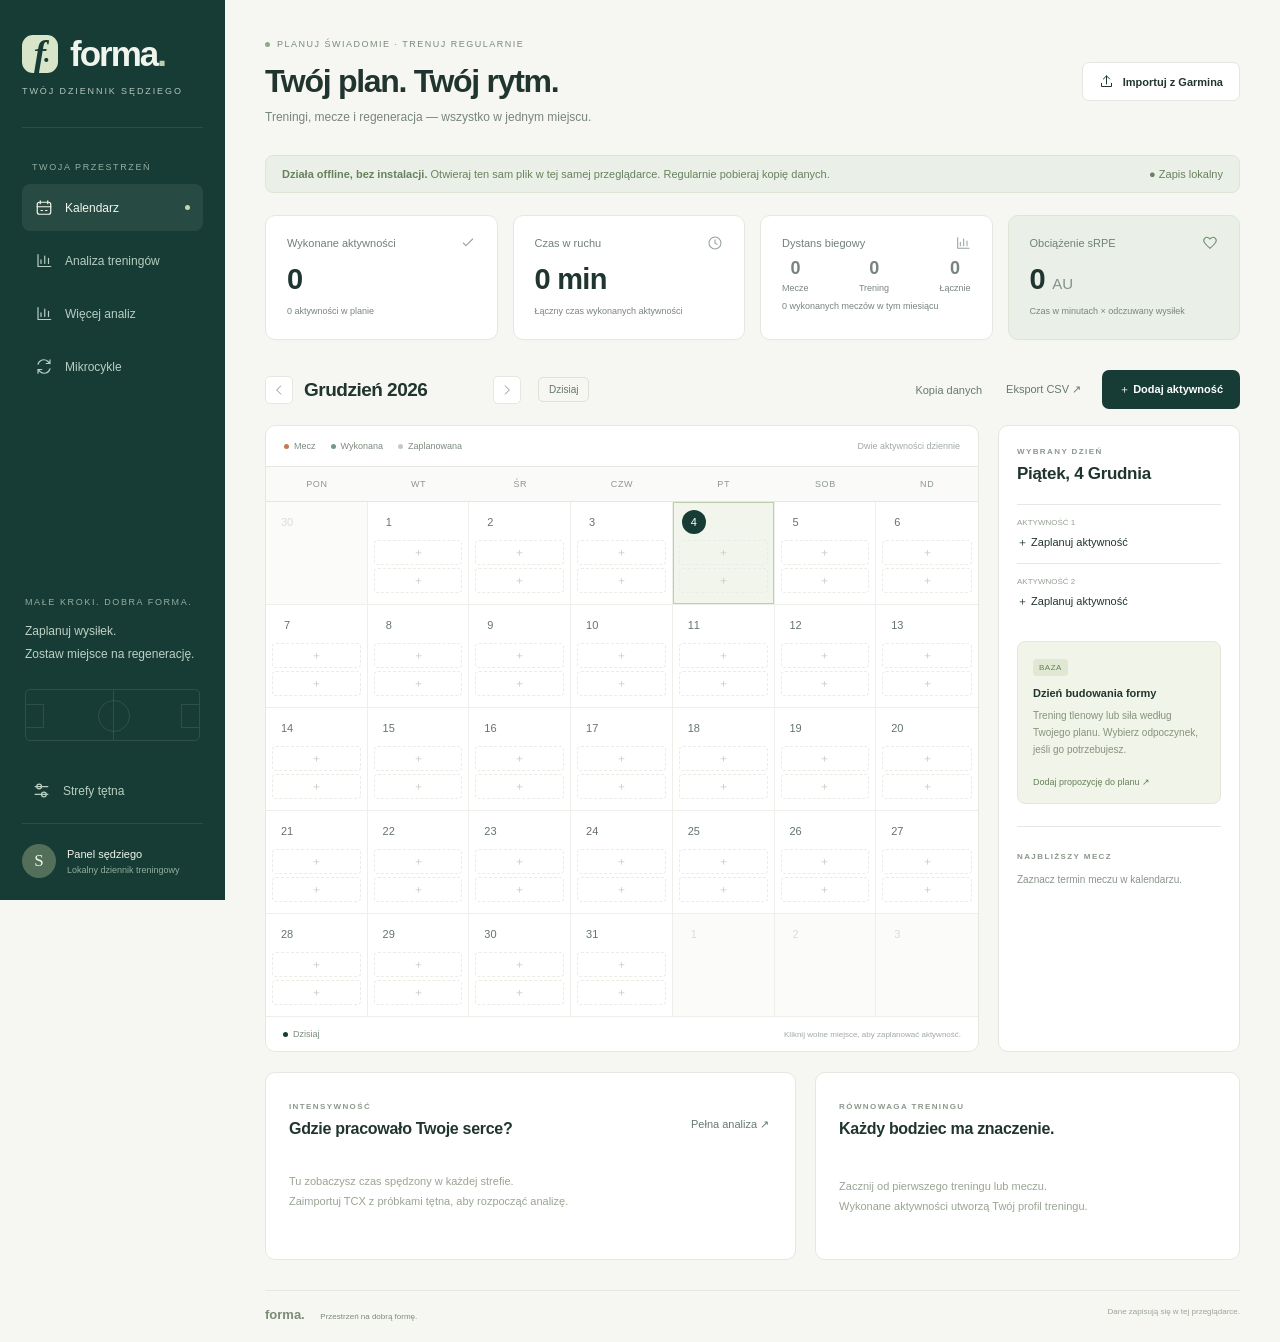
<file: downloads/Forma.html>
<!doctype html>
<html lang="pl">
<head>
  <meta charset="utf-8"><meta name="viewport" content="width=device-width, initial-scale=1">
  <meta name="theme-color" content="#173c35">
  <title>Forma — dziennik treningowy sędziego</title>
  <style>:root{--green:#173c35;--green-light:#e7efeb;--mint:#c9dfcf;--ink:#20352f;--muted:#79847e;--line:#e4e8e1;--bg:#f6f7f2;--orange:#c57955;--orange-bg:#faece4;--z1:#a7c9c7;--z2:#85b297;--z3:#d4bd67;--z4:#dc9264;--z5:#bc6570;font-family:Inter,-apple-system,BlinkMacSystemFont,"Segoe UI",sans-serif;color:var(--ink);font-size:14px}*{box-sizing:border-box}body{margin:0;background:var(--bg)}button,input,select,textarea{font:inherit}button,a,input,select,textarea{outline-offset:4px}button{cursor:pointer}button:disabled{cursor:wait;opacity:.6}a{color:inherit}svg{width:19px;height:19px;fill:none;stroke:currentColor;stroke-width:1.6;stroke-linecap:round;stroke-linejoin:round;flex:none}.icon-defs{position:absolute;width:0;height:0}.sidebar{position:fixed;inset:0 auto 0 0;width:225px;background:var(--green);color:#eff5ed;padding:34px 22px 22px;display:flex;flex-direction:column;z-index:10}.brand{display:flex;align-items:center;gap:12px;font-size:35px;font-weight:700;letter-spacing:-2px;text-decoration:none}.brand-mark{display:flex;width:36px;height:38px;align-items:center;justify-content:center;background:#d8e5c8;color:var(--green);border-radius:11px;font-family:Georgia,serif;font-style:italic;font-size:37px;letter-spacing:-3px}.brand-mark span{font-size:25px;padding-top:12px}.brand-dot{color:#bacead}.brand-caption{font-size:9px;letter-spacing:1.9px;margin:12px 0 0;color:#b2c5ba}.sidebar-rule{border-top:1px solid #ffffff18;margin:31px 0 25px}.nav-caption,.tiny-label{font-size:9px;letter-spacing:1.6px;color:#94afa0}.nav-caption{padding-left:10px;margin-bottom:12px}.nav-item{display:flex;align-items:center;gap:12px;padding:14px 13px;border:0;border-radius:8px;width:100%;color:#b8cec2;background:none;text-align:left;font-size:12px;margin-bottom:6px;white-space:nowrap}.nav-item:hover{background:#ffffff09}.nav-item.active{color:#f3f6ec;background:#ffffff12}.nav-item svg{width:18px}.nav-indicator{margin-left:auto;width:5px;height:5px;border-radius:50%;background:#c5d6af}.sidebar-bottom{margin-top:auto}.side-note{margin:38px 3px 25px}.side-note p{font-size:12px;color:#bed0c5;line-height:1.9}.field-lines{height:52px;width:100%;position:relative;border:1px solid #adc7ac26;border-radius:5px;overflow:hidden;margin-top:23px}.field-lines:before{content:'';position:absolute;width:1px;height:100%;left:50%;background:#adc7ac26}.field-lines:after{content:'';position:absolute;left:calc(50% - 15px);top:10px;width:30px;height:30px;border:1px solid #adc7ac26;border-radius:50%}.field-lines i:first-child{position:absolute;left:-1px;top:14px;width:19px;height:24px;border:1px solid #adc7ac26}.field-lines i:nth-child(2){position:absolute;right:-1px;top:14px;width:19px;height:24px;border:1px solid #adc7ac26}.settings-button{display:flex;align-items:center;gap:12px;border:0;background:none;color:#b8cec2;padding:15px 10px;width:100%;text-align:left;font-size:12px}.profile-dot{border-top:1px solid #ffffff18;padding-top:20px;display:flex;gap:11px;align-items:center;font-size:11px;margin-top:8px}.profile-dot>span{display:grid;place-items:center;width:34px;height:34px;border-radius:50%;background:#536f5a;font-family:Georgia,serif;font-size:17px}.profile-dot small{display:block;font-size:9px;color:#92ae9f;margin-top:5px}main{margin-left:225px;max-width:1850px;padding:39px 40px 20px}.page-header{display:flex;align-items:center;justify-content:space-between;gap:20px;margin-bottom:31px}.eyebrow{font-size:9px;letter-spacing:1.5px;color:#7b897e;display:flex;align-items:center;gap:7px}.status-dot{width:5px;height:5px;border-radius:50%;background:#8eaa85}h1{font-size:32px;letter-spacing:-1.3px;font-weight:550;line-height:1.2;margin:13px 0 10px}.page-header p{font-size:12px;color:var(--muted);margin:0}.button{display:inline-flex;justify-content:center;align-items:center;gap:9px;border-radius:7px;padding:11px 16px;font-size:11px;font-weight:550;border:1px solid transparent;white-space:nowrap}.button.primary{background:var(--green);color:white}.button.primary:hover{background:#29594b}.button.secondary{background:#fff;border-color:var(--line);color:var(--ink)}.button.secondary:hover{background:#edf2eb}.button svg{width:15px;height:15px}.metrics{display:grid;grid-template-columns:repeat(4,minmax(0,1fr));gap:15px;margin-bottom:30px}.metric{background:white;border:1px solid var(--line);padding:19px 21px;border-radius:10px;min-height:125px;box-shadow:0 3px 10px #173c3502}.metric-label{display:flex;align-items:center;justify-content:space-between;color:#708079;font-size:11px;gap:6px}.metric-label svg{width:16px;height:16px;color:#94a599}.metric strong{display:block;font-size:29px;font-weight:550;letter-spacing:-.7px;margin:12px 0 5px}.metric strong small{font-size:15px;color:#859087;font-weight:400;letter-spacing:0}.metric>span{font-size:9px;color:var(--muted)}.metric.accent{background:#eaf0e7;border-color:#dce5d6}.metric.accent .metric-label svg{color:#739070}.workspace-toolbar{display:flex;align-items:center;justify-content:space-between;margin-bottom:16px;gap:10px}.month-navigation{display:flex;align-items:center;gap:11px}.month-navigation h2{font-size:19px;font-weight:550;margin:0;min-width:178px;text-transform:capitalize;letter-spacing:-.5px}.icon-button{display:grid;place-items:center;background:#fff;border:1px solid var(--line);width:28px;height:28px;border-radius:5px;color:#859087}.icon-button svg{width:14px;height:14px}.reverse{transform:rotate(180deg)}.today-button{background:none;border:1px solid #dce2d8;border-radius:5px;padding:6px 10px;color:#65776b;font-size:10px;margin-left:6px}.toolbar-actions{display:flex;align-items:center;gap:18px}.text-button{border:0;background:none;color:#667a6f;font-size:11px;padding:3px;text-decoration:none;cursor:pointer}.text-button:hover{color:var(--green)}.calendar-layout{display:grid;grid-template-columns:minmax(0,1fr) 242px;gap:19px}.calendar-panel{border:1px solid var(--line);background:white;border-radius:10px;overflow:hidden}.calendar-topline{display:flex;gap:15px;align-items:center;padding:15px 18px;font-size:9px;color:#7c8a7e;border-bottom:1px solid var(--line)}.calendar-topline>span{display:flex;align-items:center;gap:5px}.small-dot{width:5px;height:5px;border-radius:50%;display:inline-block;flex:none}.match-dot{background:var(--orange)}.done-dot{background:#759a83}.planned-dot{background:#c3cbc3}.today-dot{background:var(--green)}.calendar-hint{margin-left:auto;color:#a1aaa2;font-size:9px}.weekday-row{display:grid;grid-template-columns:repeat(7,1fr);background:#fafbf8;border-bottom:1px solid var(--line);padding:12px 0;font-size:9px;letter-spacing:.6px;color:#8c978e;text-align:center}.calendar-grid{display:grid;grid-template-columns:repeat(7,minmax(0,1fr))}.day-cell{min-height:102px;padding:8px 6px;border-right:1px solid #edf0e9;border-bottom:1px solid #edf0e9;position:relative;transition:background .15s}.day-cell:nth-child(7n){border-right:0}.day-cell:hover{background:#fbfcf7}.day-cell.outside{background:#fbfcf9}.day-cell.selected{background:#f1f5eb;box-shadow:inset 0 0 0 1px #bdceac}.day-cell.match-day{background:#fff8f3}.day-cell.match-day.selected{box-shadow:inset 0 0 0 1px #d6b79b}.day-top{display:flex;justify-content:space-between;align-items:center;margin-bottom:6px;min-height:23px;padding:0 3px}.day-number{border:0;background:none;padding:0;width:24px;height:24px;border-radius:50%;font-size:11px;color:#64746a}.day-number.today{background:var(--green);color:white}.outside .day-number{color:#c3cbc0}.day-badge{font-size:7px;color:#b67b59;letter-spacing:.4px}.day-slot{display:flex;align-items:center;gap:4px;max-width:100%;width:100%;border:0;border-radius:4px;min-height:22px;margin:3px 0;padding:4px 5px;text-align:left;font-size:8px;background:#eff3ed;color:#47624f}.day-slot .slot-title{white-space:nowrap;overflow:hidden;text-overflow:ellipsis}.day-slot.empty{background:none;color:#c3cbbf;justify-content:center;border:1px dashed #e9ede5;font-size:11px;min-height:21px}.day-slot.empty:hover{background:#e5eddf;border-color:#c3d0b4;color:#526b51}.day-slot.match{background:#f8e6d9;color:#ac6845}.day-slot.done{background:#e6efea}.day-slot.planned{background:#f1f2ef;color:#768275}.day-slot .done-check{width:9px;height:9px;stroke-width:2.2}.calendar-footer{padding:12px 17px;font-size:9px;color:#7a8b7c;display:flex;align-items:center;gap:5px}.calendar-footer>span:last-child{margin-left:auto;color:#a1aaa2;font-size:8px}.day-panel{background:white;border:1px solid var(--line);border-radius:10px;padding:21px 18px}.section-eyebrow{font-size:8px;letter-spacing:1.4px;color:#8b988d;font-weight:550}.day-panel h3{font-size:17px;font-weight:550;letter-spacing:-.3px;margin:8px 0 20px;text-transform:capitalize}.day-activity{padding:13px 0;border-top:1px solid var(--line)}.activity-kicker{display:flex;align-items:center;justify-content:space-between;font-size:8px;color:#94a092;margin-bottom:8px}.day-activity button{border:0;background:none;color:var(--ink);padding:0;text-align:left;width:100%}.day-activity strong{display:block;font-size:11px;font-weight:500;margin-bottom:7px}.activity-details{font-size:9px;color:#8b968c;line-height:1.6}.day-add{display:flex;align-items:center;gap:9px;font-size:11px;color:#8a9c89;border:1px dashed #dde5d7;border-radius:6px;padding:11px;width:100%;background:none}.day-add:hover{background:#f4f7ef}.cycle-suggestion{background:#f1f4e9;border:1px solid #e3e8d8;border-radius:8px;padding:15px;margin-top:19px}.cycle-badge{display:inline-block;font-size:8px;background:#e0e8d3;color:#64805c;border-radius:4px;padding:4px 6px;letter-spacing:.5px}.cycle-suggestion h4{font-size:11px;font-weight:550;margin:11px 0 8px}.cycle-suggestion p{font-size:10px;color:#86937a;line-height:1.7;margin:0 0 14px}.cycle-suggestion .text-button{color:#65805a;font-size:9px;padding:0}.next-match{padding-top:19px;margin-top:22px;border-top:1px solid var(--line)}.next-match>div{font-size:10px;color:#89958a;line-height:1.8;margin-top:9px}.next-match strong{display:block;color:#b47a58;font-weight:550}.bottom-grid{display:grid;grid-template-columns:1.25fr 1fr;gap:19px;margin-top:20px}.card{background:white;border:1px solid var(--line);border-radius:10px;padding:23px}.card-heading{display:flex;align-items:center;justify-content:space-between;gap:10px}.card h3{font-size:16px;letter-spacing:-.3px;font-weight:550;margin:8px 0 20px}.card-heading h3{margin-bottom:15px}.zone-stack{display:flex;height:11px;border-radius:4px;overflow:hidden;background:#edf0e9;margin:4px 0 20px}.zone-row{display:grid;grid-template-columns:25px 118px 1fr 70px;gap:8px;align-items:center;margin:10px 0;font-size:10px;color:#7d8c81}.zone-label{font-weight:550}.zone-track{background:#f1f3ed;height:6px;border-radius:4px;overflow:hidden}.zone-fill{height:100%;border-radius:4px}.zone-value{text-align:right;font-size:10px}.zone-nodata{font-size:10px;color:#929e91;margin-top:14px;line-height:1.7}.empty-state{padding:19px 0;color:#99a593;font-size:11px;line-height:1.8}.type-row{display:grid;grid-template-columns:1fr 54px 65px;gap:9px;align-items:center;padding:10px 0;border-bottom:1px solid #f0f2eb;font-size:11px}.type-row:last-child{border-bottom:0}.type-row>span:nth-child(2){font-size:9px;color:#98a191;text-align:right}.type-row>strong{font-size:10px;font-weight:500;text-align:right;color:#6c7c6c}.type-label{display:flex;align-items:center;gap:7px}.type-mark{width:6px;height:6px;border-radius:2px;background:#a8bea1}.main-footer{display:flex;justify-content:space-between;margin-top:30px;color:#9ba597;font-size:8px;border-top:1px solid var(--line);padding-top:16px}.main-footer>span:first-child{font-size:13px;font-weight:600;color:#7b8b77}.main-footer>span:first-child span{font-size:8px;font-weight:400;margin-left:12px}.analysis-grid{display:grid;grid-template-columns:1fr 1fr;gap:20px}.analysis-grid .wide{grid-column:1/-1}.footnote{font-size:10px;color:#8d998f;line-height:1.8}.hr-overview{display:flex;gap:30px;padding:14px 0 0;border-top:1px solid var(--line);font-size:10px;color:#7d8c7f}.hr-overview strong{display:block;font-size:22px;font-weight:500;color:var(--ink);margin-bottom:4px}.weekly-row{display:grid;grid-template-columns:72px 1fr 62px;align-items:center;gap:10px;margin:17px 0;font-size:10px;color:#7c8d7c}.weekly-row small{display:block;color:#a1aa9b;font-size:9px;margin-top:4px}.weekly-track{background:#f0f3ea;border-radius:5px;height:27px;overflow:hidden}.weekly-fill{height:100%;background:#98b391;border-radius:5px;min-width:0}.weekly-value{text-align:right;font-size:12px;color:#53734b}.table-scroll{overflow:auto}table{border-collapse:collapse;width:100%;font-size:11px;white-space:nowrap}th{font-size:9px;text-align:left;color:#9aa495;font-weight:500;background:#f8faf4;padding:12px}td{padding:14px 12px;border-bottom:1px solid #edf0e7;color:#75816f}td button{border:0;background:none;padding:0;text-align:left;font-size:11px;color:var(--ink)}td .match-title{color:var(--orange)}.status-pill{font-size:8px;padding:4px 6px;border-radius:4px;background:#f1f3ed;color:#929e8a}.status-pill.done{background:#e9f0e6;color:#68825c}.cycle-week{display:grid;grid-template-columns:repeat(7,minmax(0,1fr));gap:10px;margin-top:25px}.week-day{border:1px solid var(--line);border-radius:8px;padding:13px;display:flex;flex-direction:column;min-height:220px}.week-day.match-day{background:#fff8f3;border-color:#ecd8c9}.week-day h4{font-size:11px;margin:0 0 11px;text-transform:capitalize}.week-day h5{font-size:11px;line-height:1.5;font-weight:550;margin:12px 0 7px}.week-day p{font-size:9px;color:#8a9683;line-height:1.7;margin:0 0 14px}.week-day .text-button{margin-top:auto;font-size:9px;text-align:left}.week-day .cycle-badge{align-self:flex-start}.week-existing{font-size:9px;color:#a06f50;border-top:1px solid var(--line);padding-top:9px;margin-bottom:12px;line-height:1.8}.cycle-guide{margin-top:20px}.cycle-guide p{font-size:12px;line-height:1.9;color:#8d9989}.cycle-guide b{font-weight:550;color:#627a5a}.muted{font-size:12px;color:#8c9786;line-height:1.8}.card select{font-size:10px;max-width:190px}dialog{border:1px solid var(--line);border-radius:15px;padding:27px;width:min(560px,calc(100% - 30px));max-height:90vh;color:var(--ink);box-shadow:0 25px 100px #173c3530}dialog::backdrop{background:#14362e65;backdrop-filter:blur(3px)}.dialog-heading{display:flex;justify-content:space-between;align-items:flex-start;margin-bottom:22px}.dialog-heading h2{font-size:22px;font-weight:500;letter-spacing:-.7px;margin:8px 0 0}.close-button:not(.button){border:0;background:none;font-size:26px;color:#9aa793;padding:0 4px}.form-grid{display:grid;grid-template-columns:1fr 1fr;gap:15px}.form-grid .full{grid-column:1/-1}label{font-size:11px;color:#7a8c75;display:block}input,select,textarea{width:100%;display:block;padding:10px 11px;border:1px solid #dfe6d8;border-radius:6px;background:#fff;color:var(--ink);margin-top:7px;font-size:12px;min-height:37px}input:focus,select:focus,textarea:focus{outline:2px solid #a7c697;outline-offset:1px}input:read-only{background:#f1f4ed;color:#87917f}input[type=file]{background:transparent;font-size:10px;max-width:100%}.optional{font-size:9px;color:#a1ac98;font-weight:400}.dialog-actions{display:flex;justify-content:flex-end;align-items:center;gap:10px;border-top:1px solid var(--line);padding-top:18px;margin-top:23px}.dialog-actions .button{padding:10px 13px}.dialog-actions .text-button{font-size:10px}.spacer{flex:1}.danger{color:#b16955}.form-error{font-size:11px;color:#b35e49;line-height:1.6;min-height:0}.upload-area{display:flex;align-items:center;flex-direction:column;border:1px dashed #becfb2;border-radius:10px;padding:28px 20px;background:#f8faf3;margin:22px 0;color:#86a175;gap:10px;cursor:pointer}.upload-area svg{width:27px;height:27px;margin-bottom:5px}.upload-area strong{font-size:13px;font-weight:500;color:#59754b}.upload-area>span,.upload-area small{font-size:10px;color:#8c9d80}.upload-area.dragging{background:#e9f0df;border-color:#7fa368}.zone-settings{margin-top:18px}#calculate-zones{font-size:10px;margin-top:10px}.toast{position:fixed;bottom:25px;left:calc(50% + 80px);transform:translateX(-50%);background:var(--green);color:#fff;padding:13px 20px;border-radius:8px;box-shadow:0 8px 30px #173c3530;font-size:12px;z-index:100}.error-banner{padding:12px 15px;background:#fff0e8;border:1px solid #eccdbc;border-radius:8px;color:#a96448;font-size:12px;margin-bottom:20px}#imported-detail{padding:13px;background:#eff4e9;border-radius:7px;font-size:10px;color:#758967;line-height:1.8;overflow-wrap:anywhere}.mini-zones{display:flex;gap:10px;flex-wrap:wrap;margin-top:6px}.mini-zones span{font-size:9px}[hidden]{display:none!important}@media(min-width:1450px){main{padding:46px 52px 25px}.calendar-layout{grid-template-columns:minmax(0,1fr) 270px}.day-cell{min-height:115px;padding:10px 8px}.day-slot{font-size:9px}.day-panel{padding:25px 21px}.calendar-topline{font-size:10px}.metrics{gap:20px}.metric{padding:22px 24px}.metric-label{font-size:12px}.metric>span{font-size:10px}}@media(max-width:1150px){.sidebar{width:190px;padding:27px 16px}.brand{font-size:30px}.brand-caption{font-size:8px;letter-spacing:1.5px}main{margin-left:190px;padding:28px 24px}.calendar-layout{grid-template-columns:minmax(0,1fr) 205px;gap:12px}.day-panel{padding:18px 13px}.metric{padding:16px 13px}.metric-label{font-size:10px}.metric>span{font-size:8px}.metric strong{font-size:25px}.calendar-hint{display:none!important}.calendar-topline{gap:11px;font-size:8px}.month-navigation{gap:7px}.month-navigation h2{font-size:17px;min-width:150px}.toolbar-actions{gap:10px}.week-day{padding:10px}.cycle-week{gap:7px}.day-cell{padding:6px 4px;min-height:96px}.day-slot{font-size:7px}.calendar-footer>span:last-child{display:none}.bottom-grid{grid-template-columns:1fr 1fr}.zone-row{grid-template-columns:20px 90px 1fr 50px;font-size:9px;gap:5px}.zone-value{font-size:9px}.page-header h1{font-size:28px}}@media(max-width:950px){.calendar-layout{grid-template-columns:1fr}.day-panel{display:grid;grid-template-columns:1fr 1fr;gap:0 25px}.day-panel>h3{grid-column:1}.day-panel>div.section-eyebrow{grid-column:1}.day-panel>#day-activities{grid-column:1;grid-row:3/5}.day-panel>.cycle-suggestion{grid-column:2;grid-row:1/4;margin-top:0}.next-match{grid-column:2;margin-top:12px}.day-cell{min-height:109px}.day-slot{font-size:9px}.cycle-week{grid-template-columns:repeat(4,1fr)}.page-header .button{font-size:10px;padding:10px}.page-header{align-items:flex-start}.eyebrow{font-size:8px;letter-spacing:1px}.analysis-grid{grid-template-columns:1fr}.analysis-grid .wide{grid-column:1}.metric-label svg{display:none}}@media(max-width:730px){.sidebar{position:static;width:100%;padding:16px 20px;display:block}.brand{font-size:28px}.brand-mark{width:29px;height:31px;font-size:30px;border-radius:8px}.brand-caption,.sidebar-rule,.nav-caption,.sidebar-bottom{display:none}.sidebar nav{display:flex;gap:8px;margin-top:17px}.nav-item{width:auto;flex:1;font-size:10px;gap:7px;padding:10px 8px;justify-content:center;margin:0}.nav-item svg{width:15px;height:15px}.nav-indicator{display:none}main{margin:0;padding:23px 16px}.page-header{margin-bottom:23px;flex-wrap:wrap;gap:15px}.page-header h1{font-size:27px}.page-header p{font-size:11px}.metrics{grid-template-columns:1fr 1fr;gap:10px;margin-bottom:24px}.metric{min-height:110px}.metric-label{font-size:10px}.metric>span{font-size:9px}.workspace-toolbar{flex-wrap:wrap;gap:14px;margin-bottom:17px}.month-navigation h2{font-size:17px;min-width:145px}.toolbar-actions{margin-left:auto}.calendar-topline{font-size:8px;padding:12px;gap:14px}.weekday-row{font-size:8px}.day-cell{min-height:94px;padding:5px 3px}.day-slot{font-size:7px;gap:2px;padding:4px 3px}.day-number{font-size:10px;width:21px;height:21px}.day-badge{font-size:6px}.day-top{padding:0;gap:0}.day-slot .done-check{display:none}.bottom-grid{grid-template-columns:1fr;gap:15px}.day-panel{gap:0 15px}.day-panel h3{font-size:15px}.card{padding:20px}.main-footer{gap:15px;align-items:center}.main-footer>span:last-child{max-width:130px;text-align:right;line-height:1.8}.cycle-week{grid-template-columns:repeat(2,1fr)}.week-day{min-height:185px;padding:14px}.toast{left:50%;max-width:90%;width:max-content;bottom:20px}.form-grid{gap:12px}.dialog-actions{flex-wrap:wrap}.dialog-actions .spacer{display:none}.dialog-actions .text-button{margin-right:auto}.card-heading .text-button{white-space:nowrap}.metrics .metric-label svg{display:block}#activity-filter{max-width:150px}.day-activity strong{font-size:10px}.activity-details{font-size:9px}}@media(prefers-reduced-motion:reduce){*{scroll-behavior:auto!important;transition:none!important}}@media print{.sidebar,.page-header .button,.toolbar-actions,.day-panel,.main-footer,.view[hidden],dialog,.toast{display:none!important}main{margin:0;padding:0}.metrics{grid-template-columns:repeat(4,1fr)}.calendar-layout{display:block}.day-cell{min-height:95px}.calendar-panel{break-inside:avoid}.bottom-grid{break-inside:avoid}.button,.icon-button,.today-button{display:none}.card{break-inside:avoid}}
/* Distance split and dedicated running-form analysis. */
.distance-breakdown{display:flex;justify-content:space-between;gap:6px;margin:8px 0 3px}
.distance-breakdown>span{display:block;text-align:center;font-size:9px;color:var(--muted)}
.distance-breakdown strong{font-size:18px;line-height:1.1;letter-spacing:-.3px;margin:0 0 4px}
.running-overview{display:grid;grid-template-columns:repeat(4,minmax(0,1fr));gap:14px}
.running-overview>div{min-width:0}
.running-types{margin-top:22px;border-top:1px solid var(--line)}
.running-type-row{display:grid;grid-template-columns:minmax(145px,1fr) minmax(100px,1.4fr) 75px 75px 70px;gap:12px;align-items:center;padding:12px 0;border-bottom:1px solid var(--line);font-size:10px}
.running-type-name strong{display:block;font-size:11px;font-weight:550;color:var(--ink)}
.running-type-name small{display:block;margin-top:4px;color:var(--muted);font-size:9px}
.running-type-track,.running-type-track span{height:5px;border-radius:5px}
.running-type-track{background:#edf0e9;overflow:hidden}
.running-type-track span{display:block;background:#85b297}
.running-type-count,.running-type-time{color:var(--muted)}
.running-type-distance{text-align:right;font-size:10px;font-weight:550}
.running-recovery{font-size:12px;line-height:1.8;color:#62736a}
@media(max-width:730px){.nav-item{font-size:9px;gap:5px;padding:8px 4px;line-height:1.2;white-space:normal}.nav-item svg{width:14px;height:14px}.distance-breakdown{gap:3px}.distance-breakdown strong{font-size:16px}.running-overview{grid-template-columns:repeat(2,minmax(0,1fr));gap:13px}.running-type-row{grid-template-columns:minmax(0,1fr) auto auto;gap:7px 10px;padding:11px 0}.running-type-name{grid-column:1}.running-type-track{grid-column:1/-1;grid-row:2}.running-type-count{grid-column:2;grid-row:1;white-space:nowrap}.running-type-distance{grid-column:3;grid-row:1;white-space:nowrap}.running-type-time{display:none}}
/* Recent peak-effort trends and TCX split analysis. */
.peak-trends{display:grid;grid-template-columns:repeat(4,minmax(0,1fr));gap:14px}
.peak-card{min-width:0;background:#f8f9f5;border:1px solid var(--line);border-radius:8px;padding:14px}
.peak-card-heading{display:flex;justify-content:space-between;align-items:flex-start;gap:8px}
.peak-card-heading strong{font-size:15px;font-weight:550;white-space:nowrap}
.peak-sparkline{display:block;width:100%;height:76px;margin:7px 0;color:#59816d;overflow:visible}
.peak-sparkline polyline{fill:none;stroke:currentColor;stroke-width:2.5;stroke-linecap:round;stroke-linejoin:round}
.peak-sparkline circle{fill:#fff;stroke:currentColor;stroke-width:2}
.peak-card-foot{display:flex;flex-direction:column;gap:5px}
.peak-card-foot small{font-size:9px;color:var(--muted)}
.trend-state{font-size:10px;font-weight:550}
.trend-state.up{color:#427750}.trend-state.down{color:#b45e53}.trend-state.neutral{color:#77847c}
.peak-hr-note{grid-column:1/-1;margin:0;font-size:10px;line-height:1.7;color:var(--muted)}
#peak-kind-filter,#split-activity{max-width:240px}
@media(max-width:1050px){.peak-trends{grid-template-columns:1fr}.peak-hr-note{grid-column:1}}
@media(max-width:730px){#peak-kind-filter,#split-activity{max-width:100%;width:100%}.peak-card{padding:12px}.peak-sparkline{height:68px}}

.toolbar-actions{flex-wrap:wrap}.offline-note{display:flex;gap:10px;align-items:center;justify-content:space-between;background:#eaf0e7;border:1px solid #dce5d6;border-radius:8px;padding:12px 16px;margin-bottom:22px;font-size:11px;color:#68815e}.backup-buttons{display:flex;gap:12px;align-items:center;flex-wrap:wrap}.backup-buttons>label{cursor:pointer}.backup-buttons input{max-width:100%}@media(max-width:730px){.offline-note{font-size:10px;line-height:1.7;align-items:flex-start}.toolbar-actions{gap:12px}}
</style>
</head>
<body>
<svg class="icon-defs" aria-hidden="true" xmlns="http://www.w3.org/2000/svg"><defs>
 <symbol id="i-calendar" viewBox="0 0 24 24"><rect x="3" y="5" width="18" height="16" rx="3"/><path d="M7 3v4m10-4v4M3 11h18m-13 5h2m4 0h2"/></symbol>
 <symbol id="i-chart" viewBox="0 0 24 24"><path d="M4 4v16h17M8 16v-5m5 5V6m5 10v-7"/></symbol>
 <symbol id="i-cycle" viewBox="0 0 24 24"><path d="M4 9a8 8 0 0 1 13-4l3 3m0-5v5h-5M20 15a8 8 0 0 1-13 4l-3-3m0 5v-5h5"/></symbol>
 <symbol id="i-upload" viewBox="0 0 24 24"><path d="M12 16V3m-5 5 5-5 5 5M4 15v5h16v-5"/></symbol>
 <symbol id="i-arrow" viewBox="0 0 24 24"><path d="m9 5 7 7-7 7"/></symbol>
 <symbol id="i-clock" viewBox="0 0 24 24"><circle cx="12" cy="12" r="9"/><path d="M12 7v5l3 2"/></symbol>
 <symbol id="i-heart" viewBox="0 0 24 24"><path d="M20 5c-3-3-6-1-8 1-2-2-5-4-8-1-4 4 1 9 8 15 7-6 12-11 8-15Z"/></symbol>
 <symbol id="i-settings" viewBox="0 0 24 24"><path d="M4 7h16M4 17h16"/><circle cx="9" cy="7" r="3"/><circle cx="15" cy="17" r="3"/></symbol>
 <symbol id="i-check" viewBox="0 0 24 24"><path d="m5 12 4 4L19 6"/></symbol>
</defs></svg>
<aside class="sidebar">
 <a class="brand" href="#"><span class="brand-mark">f<span>·</span></span><span>forma<span class="brand-dot">.</span></span></a>
 <p class="brand-caption">TWÓJ DZIENNIK SĘDZIEGO</p>
 <div class="sidebar-rule"></div><p class="nav-caption">TWOJA PRZESTRZEŃ</p>
 <nav aria-label="Nawigacja główna">
  <button class="nav-item active" data-view="calendar"><svg><use href="#i-calendar"/></svg>Kalendarz<span class="nav-indicator"></span></button>
  <button class="nav-item" data-view="analysis"><svg><use href="#i-chart"/></svg>Analiza treningów</button>
  <button class="nav-item" data-view="running-analysis"><svg><use href="#i-chart"/></svg>Więcej analiz</button>
  <button class="nav-item" data-view="cycles"><svg><use href="#i-cycle"/></svg>Mikrocykle</button>
 </nav>
 <div class="sidebar-bottom"><div class="side-note"><span class="tiny-label">MAŁE KROKI. DOBRA FORMA.</span><p>Zaplanuj wysiłek.<br>Zostaw miejsce na regenerację.</p><div class="field-lines"><i></i><i></i><i></i></div></div>
 <button id="settings-button" class="settings-button"><svg><use href="#i-settings"/></svg>Strefy tętna</button>
 <div class="profile-dot"><span>S</span><div>Panel sędziego<small>Lokalny dziennik treningowy</small></div></div></div>
</aside>
<main>
 <header class="page-header"><div><div class="eyebrow"><span class="status-dot"></span>PLANUJ ŚWIADOMIE · TRENUJ REGULARNIE</div><h1>Twój plan. Twój rytm.</h1><p>Treningi, mecze i regeneracja — wszystko w jednym miejscu.</p></div><button id="import-button" class="button secondary"><svg><use href="#i-upload"/></svg>Importuj z Garmina</button></header>
 <div id="error-banner" class="error-banner" role="alert" hidden></div>
<div class="offline-note"><span><b>Działa offline, bez instalacji.</b> Otwieraj ten sam plik w tej samej przeglądarce. Regularnie pobieraj kopię danych.</span><span>● Zapis lokalny</span></div>
 <section class="metrics" aria-label="Podsumowanie miesiąca">
  <article class="metric"><div class="metric-label">Wykonane aktywności <svg><use href="#i-check"/></svg></div><strong id="metric-count">—</strong><span id="metric-planned">W tym miesiącu</span></article>
  <article class="metric"><div class="metric-label">Czas w ruchu <svg><use href="#i-clock"/></svg></div><strong id="metric-time">—</strong><span>Łączny czas wykonanych aktywności</span></article>
  <article class="metric"><div class="metric-label">Dystans biegowy <svg><use href="#i-chart"/></svg></div><div class="distance-breakdown"><span><strong id="metric-match-distance">—</strong>Mecze</span><span><strong id="metric-training-distance">—</strong>Trening</span><span><strong id="metric-distance">—</strong>Łącznie</span></div><span id="metric-matches">Kilometry z wykonanych aktywności</span></article>
  <article class="metric accent"><div class="metric-label">Obciążenie sRPE <svg><use href="#i-heart"/></svg></div><strong id="metric-load">—</strong><span id="metric-rpe">Czas w minutach × odczuwany wysiłek</span></article>
 </section>
 <div class="workspace-toolbar"><div class="month-navigation"><button id="prev-month" class="icon-button" aria-label="Poprzedni miesiąc"><svg class="reverse"><use href="#i-arrow"/></svg></button><h2 id="month-label">Kalendarz</h2><button id="next-month" class="icon-button" aria-label="Następny miesiąc"><svg><use href="#i-arrow"/></svg></button><button id="today-button" class="today-button">Dzisiaj</button></div><div class="toolbar-actions"><button id="backup-button" class="text-button">Kopia danych</button><a id="export-link" class="text-button" href="/api/export/">Eksport CSV ↗</a><button id="add-button" class="button primary">＋ Dodaj aktywność</button></div></div>
 <section id="calendar-view" class="view">
  <div class="calendar-layout"><div class="calendar-panel"><div class="calendar-topline"><span><span class="small-dot match-dot"></span>Mecz</span><span><span class="small-dot done-dot"></span>Wykonana</span><span><span class="small-dot planned-dot"></span>Zaplanowana</span><span class="calendar-hint">Dwie aktywności dziennie</span></div><div class="weekday-row"><span>PON</span><span>WT</span><span>ŚR</span><span>CZW</span><span>PT</span><span>SOB</span><span>ND</span></div><div id="calendar-grid" class="calendar-grid" aria-label="Kalendarz miesięczny"></div><div class="calendar-footer"><span class="small-dot today-dot"></span> Dzisiaj <span>Kliknij wolne miejsce, aby zaplanować aktywność.</span></div></div>
   <aside class="day-panel"><div class="section-eyebrow">WYBRANY DZIEŃ</div><h3 id="selected-day-label">—</h3><div id="day-activities"></div><div id="day-cycle" class="cycle-suggestion"></div><div class="next-match"><span class="section-eyebrow">NAJBLIŻSZY MECZ</span><div id="next-match">Zaznacz termin meczu w kalendarzu.</div></div></aside>
  </div>
  <div class="bottom-grid"><article class="card"><div class="card-heading"><div><span class="section-eyebrow">INTENSYWNOŚĆ</span><h3>Gdzie pracowało Twoje serce?</h3></div><button class="text-button" data-view="analysis">Pełna analiza ↗</button></div><div id="zones-compact"></div></article><article class="card"><span class="section-eyebrow">RÓWNOWAGA TRENINGU</span><h3>Każdy bodziec ma znaczenie.</h3><div id="types-compact"></div></article></div>
 </section>
 <section id="analysis-view" class="view" hidden><div class="analysis-grid"><article class="card"><div class="card-heading"><div><span class="section-eyebrow">DANE Z POMIARU</span><h3>Czas w strefach tętna</h3></div><button class="text-button" id="analysis-settings">Edytuj strefy ↗</button></div><div id="zones-full"></div><p class="footnote">Czas liczony między próbkami TCX, osobno dla każdego odcinka. Przerwy powyżej 2 minut i brakujące próbki trafiają do „bez danych HR”.</p><div id="hr-overview" class="hr-overview"></div></article><article class="card"><span class="section-eyebrow">TYGODNIOWY RYTM</span><h3>Obciążenie i objętość</h3><div id="weekly-chart"></div><p class="footnote">sRPE = czas w minutach × RPE (1–10). Podsumowanie obejmuje wykonane aktywności w wybranym miesiącu; tygodnie na jego granicach są częściowe.</p></article><article class="card wide"><span class="section-eyebrow">RODZAJE AKTYWNOŚCI</span><h3>Jak rozkładał się Twój trening?</h3><div id="types-full"></div></article><article class="card wide"><div class="card-heading"><div><span class="section-eyebrow">DZIENNIK</span><h3>Szczegóły aktywności</h3></div><select id="activity-filter" aria-label="Filtr aktywności"><option value="all">Wszystkie aktywności</option><option value="done">Wykonane</option><option value="planned">Zaplanowane</option><option value="matches">Mecze</option></select></div><div class="table-scroll"><table><thead><tr><th>Data</th><th>Aktywność</th><th>Status</th><th>Czas</th><th>Dystans</th><th>Śr. / max HR</th><th>Moc śr.</th><th>RPE</th><th>sRPE</th></tr></thead><tbody id="activity-table"></tbody></table></div></article></div></section>
 <section id="running-analysis-view" class="view" hidden><div class="analysis-grid"><article class="card wide"><span class="section-eyebrow">BIEGANIE · BODŹCE TRENINGOWE</span><h3>Jakie formy biegu ćwiczysz?</h3><p class="muted">Analiza wykonanych aktywności w wybranym miesiącu. Kilometraż treningowy nie obejmuje meczów. Przy imporcie TCX możesz przypisać dane do planowanej kategorii.</p><div id="running-overview" class="hr-overview running-overview"></div><div id="running-types" class="running-types"></div></article><article class="card"><span class="section-eyebrow">OBJĘTOŚĆ BIEGOWA · OSTATNIE 12 TYGODNI</span><h3>Kilometry na tydzień</h3><div id="running-weekly-chart"></div><p class="footnote">Biegi rozliczane od poniedziałku do niedzieli. Rozciąganie regeneracyjne nie wlicza się do dystansu.</p></article><article class="card wide"><div class="card-heading"><div><span class="section-eyebrow">MAKSYMALNE OSIĄGI · OSTATNIE 12 TYGODNI</span><h3>Czy wyniki rosną czy spadają?</h3></div><select id="peak-kind-filter" aria-label="Filtr rodzaju biegu"></select></div><div id="peak-trends" class="peak-trends"></div><p class="footnote">Kierunek porównuje średnią z maksymalnie 4 wcześniejszych i 4 ostatnich sesji; zmiany poniżej 2% oznaczamy jako podobny poziom. Porównuj podobne treningi. Prędkość zależy od GPS i nawierzchni. Tętno maksymalne pokazujemy jako reakcję organizmu, nie samodzielny wskaźnik formy.</p></article><article class="card wide"><div class="card-heading"><div><span class="section-eyebrow">GARMIN · TCX</span><h3>Analiza odcinków</h3></div><select id="split-activity" aria-label="Wybierz aktywność do analizy odcinków"></select></div><div class="table-scroll"><table><thead><tr><th>Odcinek</th><th>Dystans</th><th>Czas</th><th>Tempo</th><th>Śr. / max HR</th><th>Śr. / max moc</th></tr></thead><tbody id="split-table"></tbody></table></div><p id="split-note" class="footnote"></p></article><article class="card wide"><div class="card-heading"><div><span class="section-eyebrow">MECZE · OSTATNIE 12 TYGODNI</span><h3>Wykryte sprinty w meczach</h3></div></div><div class="table-scroll"><table><thead><tr><th>Data</th><th>Rodzaj meczu</th><th>Sprinty</th><th>Dystans sprintów</th><th>Prędkość max</th></tr></thead><tbody id="match-sprint-table"></tbody></table></div><p class="footnote">Sprint: prędkość GPS co najmniej 25 km/h przez minimum 2 s. Krótkie przerwy do 2 s łączymy w jeden zryw; przy rzadkich próbkach GPS wynik może być niedostępny.</p></article><article class="card"><span class="section-eyebrow">ODBUDOWA</span><h3>Regeneracja</h3><p id="running-recovery" class="running-recovery"></p><p class="footnote">Bieg regeneracyjny i rozciąganie są osobnymi rodzajami aktywności.</p></article></div></section>
 <section id="cycles-view" class="view" hidden><article class="card"><div class="card-heading"><div><span class="section-eyebrow">MIKROCYKL MECZOWY</span><h3>Zbuduj tydzień wokół meczu.</h3></div><input id="cycle-date" type="date" aria-label="Wybierz dzień mikrocyklu"></div><p class="muted">MD oznacza dzień meczu. Propozycje uwzględniają mecze przed i po wybranym dniu, także na granicach miesięcy. Dopasuj je do swojej regeneracji i planu.</p><div id="cycle-week" class="cycle-week"></div></article><article class="card cycle-guide"><h3>Rytm, który możesz dostosować</h3><p><b>Po meczu:</b> regeneracja i stopniowy powrót. <b>3 dni przed:</b> miejsce na bodziec jakościowy. <b>2 dni przed:</b> mniejsza objętość. <b>W przeddzień:</b> krótka aktywacja. Gdy mecze są blisko siebie, pierwszeństwo ma odbudowa po ostatnim.</p></article></section>
 <footer class="main-footer"><span>forma. <span>Przestrzeń na dobrą formę.</span></span><span>Dane zapisują się w tej przeglądarce.</span></footer>
</main>
<dialog id="activity-dialog"><form id="activity-form"><div class="dialog-heading"><div><span class="section-eyebrow">TWÓJ DZIENNIK</span><h2 id="activity-dialog-title">Dodaj aktywność</h2></div><button type="button" class="close-button" aria-label="Zamknij">×</button></div><input name="id" type="hidden"><div class="form-grid"><label>Data<input name="date" type="date" required></label><label>Miejsce w dniu<select name="slot"><option value="1">Aktywność 1</option><option value="2">Aktywność 2</option></select></label><label class="full">Rodzaj aktywności<select name="kind" id="activity-kind"></select></label><label class="full">Nazwa <span class="optional">opcjonalnie</span><input name="title" maxlength="160" placeholder="Np. bieg tlenowy w parku"></label><label>Status<select name="status"><option value="planned">Zaplanowana</option><option value="done">Wykonana</option></select></label><label>Odczuwany wysiłek · RPE<input name="rpe" type="number" min="1" max="10" step="1" placeholder="1–10 lub zostaw puste"></label><label>Czas · min<input name="duration_minutes" type="number" min="0" max="1440" step="0.01" value="0" required></label><label>Dystans · km<input name="distance_km" type="number" min="0" max="1000" step="0.001" value="0" required></label><label>Średnie tętno · bpm<input name="avg_hr" type="number" min="20" max="250" placeholder="Opcjonalnie"></label><label>Maksymalne tętno · bpm<input name="max_hr" type="number" min="20" max="250" placeholder="Opcjonalnie"></label><label class="full">Notatki<textarea name="notes" rows="3" maxlength="5000" placeholder="Samopoczucie, cel treningu, odcinki, warunki meczu…"></textarea></label></div><p class="footnote">RPE: 1–2 bardzo lekko · 3–4 lekko · 5–6 umiarkowanie · 7–8 ciężko · 9–10 bardzo ciężko. Ręczne wpisanie średniego tętna nie wyznacza czasu w strefach.</p><div id="imported-detail" hidden></div><p class="form-error" role="alert"></p><div class="dialog-actions"><button type="button" id="delete-activity" class="text-button danger" hidden>Usuń aktywność</button><button type="button" id="attach-tcx" class="text-button" hidden>Importuj TCX do tej aktywności</button><span class="spacer"></span><button type="button" class="button secondary close-button">Anuluj</button><button type="submit" class="button primary">Zapisz aktywność</button></div></form></dialog>
<dialog id="import-dialog"><form id="import-form"><div class="dialog-heading"><div><span class="section-eyebrow">GARMIN · TCX</span><h2>Przenieś trening do dziennika.</h2></div><button type="button" class="close-button" aria-label="Zamknij">×</button></div><p class="muted">W Garmin Connect otwórz aktywność i wybierz „Eksportuj do TCX”. Wczytamy czas, dystans oraz próbki tętna.</p><input name="activity_id" type="hidden"><label class="upload-area"><svg><use href="#i-upload"/></svg><strong>Wybierz plik .tcx</strong><span>lub przeciągnij go tutaj · do 10 MB</span><input name="file" type="file" accept=".tcx,application/xml,text/xml" required><small id="upload-filename">Nie wybrano pliku</small></label><label>Data w kalendarzu <span class="optional">opcjonalnie</span><input name="date" type="date"></label><p id="import-date-hint" class="footnote">Pusta data oznacza datę z TCX w strefie Europe/Warsaw. Aktywność zajmie pierwsze wolne miejsce w tym dniu.</p><p class="form-error" role="alert"></p><div class="dialog-actions"><button type="button" class="button secondary close-button">Anuluj</button><button type="submit" class="button primary">Importuj aktywność</button></div></form></dialog>
<dialog id="settings-dialog"><form id="settings-form"><div class="dialog-heading"><div><span class="section-eyebrow">USTAWIENIA ANALIZY</span><h2>Twoje strefy tętna.</h2></div><button type="button" class="close-button" aria-label="Zamknij">×</button></div><p class="muted">Wpisz wartości ustalone dla siebie lub przepisz granice z Garmina. Wpisane parametry: HRmax 199, LT 177, tętno spoczynkowe 57 i próg mocy 411 W. Domyślne strefy biegowe odnoszą się do LT.</p><div class="form-grid"><label>Tętno maksymalne · HRmax<input name="hr_max" type="number" min="80" max="250" required></label><label>Tętno progowe · LT<input name="hr_lthr" type="number" min="60" max="250" required></label><label>Tętno spoczynkowe<input name="hr_rest" type="number" min="25" max="150" required></label><label>Próg mocy · W<input name="threshold_power" type="number" min="1" max="2000" required></label><label class="full">Rodzaj mocy<select name="power_sport"><option value="running">Moc biegowa</option><option value="cycling">Moc rowerowa</option></select></label></div><button type="button" id="calculate-zones" class="text-button">Wylicz strefy biegu: 85 / 90 / 95 / 100% LT</button><div class="form-grid zone-settings"><label>Górna granica Z1<input name="z1" type="number" min="30" max="249" required></label><label>Górna granica Z2<input name="z2" type="number" min="30" max="249" required></label><label>Górna granica Z3<input name="z3" type="number" min="30" max="249" required></label><label>Górna granica Z4<input name="z4" type="number" min="30" max="249" required></label></div><p class="footnote">Metoda biegowa Joe Friela: Z1 &lt;85%, Z2 85–&lt;90%, Z3 90–&lt;95%, Z4 95–&lt;100%, Z5 ≥100% LT (połączone Z5a–c). <a href="https://www.trainingpeaks.com/blog/joe-friel-s-quick-guide-to-setting-zones/" target="_blank" rel="noopener noreferrer">Źródło: TrainingPeaks</a>. Granice dotyczą całkowitych wartości bpm. Z5 obejmuje tętno powyżej granicy Z4. Po zapisaniu przeliczymy podsumowania wszystkich importów z zachowanych próbek.</p><p class="form-error" role="alert"></p><div class="dialog-actions"><button type="button" class="button secondary close-button">Anuluj</button><button type="submit" class="button primary">Zapisz strefy</button></div></form></dialog>
<div id="toast" class="toast" role="status" hidden></div>
<dialog id="backup-dialog"><div class="dialog-heading"><div><span class="section-eyebrow">KALENDARZ I USTAWIENIA</span><h2>Twoje dane. Twoja kopia.</h2></div><button type="button" class="close-button" aria-label="Zamknij">×</button></div><p class="muted">Treningi są zapisywane w tej przeglądarce, na tym urządzeniu. Pobierz kopię przed zmianą przeglądarki, przeniesieniem pliku lub wyczyszczeniem danych przeglądania. Kopia zawiera także strefy i próbki HR.</p><div class="backup-buttons"><button type="button" id="download-backup" class="button primary">Pobierz kopię JSON</button><label>Przywróć kopię<input id="restore-backup" type="file" accept=".json,application/json"></label></div><p class="footnote">CSV służy do analizy w Excelu. Kopia JSON pozwala odtworzyć cały dziennik na innym komputerze. Przywrócenie zastępuje obecny kalendarz; zachowaj wcześniej jego kopię. Tryb prywatny przeglądarki może usuwać dane po zamknięciu okna.</p><p class="form-error" role="alert"></p></dialog>
<script>
/* Standalone storage and TCX analysis: all data stays in this browser. */
(() => {
  'use strict';
  const KEY='forma.referee.v1';
  const KINDS={endurance:'Bieg spokojny',recovery_run:'Bieg regeneracyjny',recovery_stretch:'Rozciąganie regeneracyjne',starts:'Starty biegowe',short_sprints:'Krótkie sprinty',fast_intervals:'Szybkie biegi interwałowe',tempo_intervals:'Interwały tempowe',tempo_run:'Bieg tempowy',intervals:'Interwały',speed:'Szybkość i sprinty',strength:'Siła',mobility:'Mobilność',recovery:'Regeneracja aktywna',cycling:'Rower',test:'Test sprawnościowy',match_iii:'Mecz · III liga',match_district:'Mecz · liga okręgowa',match_assistant:'Mecz · sędzia asystent',other:'Inna aktywność'};
  const RUNNING_KINDS=new Set(['endurance','recovery_run','starts','short_sprints','fast_intervals','tempo_intervals','tempo_run','intervals','speed']);
  const clone=value=>JSON.parse(JSON.stringify(value));
  const isMatch=a=>a.kind.startsWith('match_');
  const defaults=()=>({version:1,nextId:1,profile:{hr_max:199,hr_lthr:177,hr_rest:57,threshold_power:411,power_sport:'running',zone_limits:[150,159,168,176]},activities:[]});
  const fail=message=>{throw new Error(message);};
  const number=(value,label,min,max,integer=false,nullable=false)=>{
    if(nullable&&(value===null||value===undefined||value==='')) return null;
    if(value===null||value===undefined||value===''||typeof value==='boolean') fail('Uzupełnij: '+label+'.');
    const n=Number(value);
    if(!Number.isFinite(n)||n<min||n>max||(integer&&!Number.isInteger(n))) fail('Nieprawidłowa wartość: '+label+'.');
    return n;
  };
  function validDate(key) {
    if(typeof key!=='string'||!/^\d{4}-\d{2}-\d{2}$/.test(key)) fail('Nieprawidłowa data.');
    const d=new Date(key+'T12:00:00Z');
    if(!Number.isFinite(+d)||d.toISOString().slice(0,10)!==key||Number(key.slice(0,4))<1900) fail('Nieprawidłowa data.');
    return key;
  }
  function shift(key,days) {
    const d=new Date(key+'T12:00:00Z');d.setUTCDate(d.getUTCDate()+days);return d.toISOString().slice(0,10);
  }
  function warsawDate(d=new Date()) {
    const p=Object.fromEntries(new Intl.DateTimeFormat('en',{timeZone:'Europe/Warsaw',year:'numeric',month:'2-digit',day:'2-digit'}).formatToParts(d).map(p=>[p.type,p.value]));
    return `${p.year}-${p.month}-${p.day}`;
  }
  function validateProfile(values) {
    if(!values||typeof values!=='object') fail('Nieprawidłowy profil.');
    const hr_max=number(values.hr_max,'HRmax',80,250,true);
    const hr_lthr=number(values.hr_lthr,'próg LT',60,hr_max,true);
    const hr_rest=number(values.hr_rest,'tętno spoczynkowe',25,hr_lthr-1,true);
    const threshold_power=number(values.threshold_power,'próg mocy',1,2000,true);
    const power_sport=values.power_sport;
    if(!['running','cycling'].includes(power_sport)) fail('Wybierz rodzaj mocy.');
    if(!Array.isArray(values.zone_limits)||values.zone_limits.length!==4) fail('Podaj cztery granice stref.');
    const zone_limits=values.zone_limits.map(v=>number(v,'granice stref',30,249,true));
    if(zone_limits.some((v,i)=>i&&v<=zone_limits[i-1])||zone_limits[3]>=hr_max) fail('Granice stref muszą rosnąć i być poniżej HRmax.');
    return {hr_max,hr_lthr,hr_rest,threshold_power,power_sport,zone_limits};
  }
  function validateActivity(values,original=null) {
    if(!values||typeof values!=='object'||Array.isArray(values)) fail('Nieprawidłowe dane aktywności.');
    const activity={...original,date:validDate(values.date),slot:number(values.slot,'miejsce w dniu',1,2,true),kind:values.kind,status:values.status,
      title:String(values.title??'').trim().slice(0,160),notes:String(values.notes??'').trim().slice(0,5000),
      duration_seconds:number(values.duration_minutes,'czas (0–1440 min)',0,1440)*60,distance_km:number(values.distance_km,'dystans',0,1000),
      avg_hr:number(values.avg_hr,'średnie tętno',20,250,true,true),max_hr:number(values.max_hr,'maksymalne tętno',20,250,true,true),rpe:number(values.rpe,'RPE (1–10)',1,10,true,true)};
    if(!Object.hasOwn(KINDS,activity.kind)||!['planned','done'].includes(activity.status)) fail('Nieprawidłowy rodzaj lub status aktywności.');
    if(activity.avg_hr&&activity.max_hr&&activity.avg_hr>activity.max_hr) fail('Średnie tętno nie może przekraczać maksymalnego.');
    if(activity.status==='done'&&!activity.duration_seconds) fail('Podaj czas wykonanej aktywności.');
    if(original?.source==='tcx') {
      if(Math.abs(activity.duration_seconds-original.duration_seconds)>.5||Math.abs(activity.distance_km-original.distance_km)>.001) fail('Czas i dystans pochodzą z TCX. Zaimportuj poprawiony plik, aby je zmienić.');
      activity.duration_seconds=original.duration_seconds;activity.distance_km=original.distance_km;
      activity.avg_hr=original.avg_hr;activity.max_hr=original.max_hr;
    }
    return activity;
  }
  function validateDatabase(raw) {
    if(!raw||raw.version!==1||!Array.isArray(raw.activities)||raw.activities.length>20000) fail('Nieprawidłowa lub nieobsługiwana kopia danych Forma.');
    const profile=validateProfile(raw.profile), ids=new Set(),slots=new Set();
    const activities=raw.activities.map(item=>{
      const a=validateActivity({...item,duration_minutes:item.duration_seconds/60});
      a.id=number(item.id,'identyfikator aktywności',1,Number.MAX_SAFE_INTEGER-1,true);
      if(ids.has(a.id)||slots.has(`${a.date}:${a.slot}`)) fail('Kopia zawiera powtórzone aktywności lub zajęte miejsca.');
      ids.add(a.id);slots.add(`${a.date}:${a.slot}`);
      if(!['manual','tcx'].includes(item.source)) fail('Nieprawidłowe źródło aktywności w kopii.');
      a.source=item.source;a.imported_filename=String(item.imported_filename??'').slice(0,200);
      a.avg_power=number(item.avg_power,'średnia moc',0,5000,true,true);a.max_power=number(item.max_power,'maksymalna moc',0,5000,true,true);
      a.splits=Array.isArray(item.splits)?item.splits.slice(0,1000).map(s=>({distance_km:number(s.distance_km,'dystans odcinka',0,100,true),duration_seconds:number(s.duration_seconds,'czas odcinka',0,86400),avg_hr:number(s.avg_hr,'średnie tętno odcinka',20,250,true,true),max_hr:number(s.max_hr,'maksymalne tętno odcinka',20,250,true,true),avg_power:number(s.avg_power,'średnia moc odcinka',0,5000,true,true),max_power:number(s.max_power,'maksymalna moc odcinka',0,5000,true,true)})):[];
      const peaks=item.peak_metrics&&typeof item.peak_metrics==='object'?item.peak_metrics:{};
      a.peak_metrics={speed_5s_kmh:number(peaks.speed_5s_kmh,'prędkość 5 s',0,80,false,true),speed_30s_kmh:number(peaks.speed_30s_kmh,'prędkość 30 s',0,80,false,true),best_1km_pace_seconds:number(peaks.best_1km_pace_seconds,'tempo 1 km',0,3600,false,true),power_5s_w:number(peaks.power_5s_w,'moc 5 s',0,5000,true,true),max_hr_bpm:number(peaks.max_hr_bpm,'maksymalne tętno',20,250,true,true),split_mode:['laps','kilometers'].includes(peaks.split_mode)?peaks.split_mode:'',sprint_threshold_kmh:number(peaks.sprint_threshold_kmh,'próg sprintu',10,45,false,true)??25,sprint_minimum_seconds:number(peaks.sprint_minimum_seconds,'minimalny czas sprintu',1,60,false,true)??2,sprint_analysis_available:peaks.sprint_analysis_available===true,sprint_count:number(peaks.sprint_count,'liczba sprintów',0,1000,true,true),sprint_total_distance_m:number(peaks.sprint_total_distance_m,'dystans sprintów',0,100000,false,true),sprint_max_speed_kmh:number(peaks.sprint_max_speed_kmh,'prędkość maksymalna sprintu',0,45,false,true),sprint_efforts:Array.isArray(peaks.sprint_efforts)?peaks.sprint_efforts.slice(0,1000).map(e=>({start_offset_seconds:number(e.start_offset_seconds,'czas rozpoczęcia sprintu',0,86400,false),duration_seconds:number(e.duration_seconds,'czas sprintu',0,3600,false),distance_m:number(e.distance_m,'dystans sprintu',0,10000,false),average_speed_kmh:number(e.average_speed_kmh,'średnia prędkość sprintu',0,45,false),max_speed_kmh:number(e.max_speed_kmh,'prędkość maksymalna sprintu',0,45,false)})):[]};
      if(!Array.isArray(item.hr_segments)||item.hr_segments.length>1000) fail('Nieprawidłowe próbki HR w kopii.');
      a.hr_segments=item.hr_segments.map(s=>{
        if(!Array.isArray(s)||s.length!==2) fail('Nieprawidłowa próbka HR.');
        return [number(s[0],'tętno próbki',20,250,true),number(s[1],'czas próbki',0,86400)];
      });
      if(a.hr_segments.reduce((sum,s)=>sum+s[1],0)>a.duration_seconds+1) fail('Czas próbek HR przekracza czas aktywności.');
      if(a.source==='manual'&&a.hr_segments.length) fail('Ręczna aktywność zawiera nieprawidłowe próbki.');
      return a;
    });
    return {version:1,profile,activities,nextId:Math.max(0,...ids)+1};
  }
  function readDatabase() {
    let raw;
    try {raw=localStorage.getItem(KEY);}catch {fail('Przeglądarka blokuje lokalny zapis. Otwórz plik w zwykłym oknie Chrome, Edge lub Firefox i zezwól na zapis danych.');}
    if(raw===null) return defaults();
    try{return validateDatabase(JSON.parse(raw));}catch {fail('Zapisane dane są uszkodzone. Niczego nie nadpisano. Użyj „Kopia danych”, aby pobrać zapis lub przywrócić poprawną kopię.');}
  }
  function persist(state) {
    try{localStorage.setItem(KEY,JSON.stringify(state));}catch{fail('Nie udało się zapisać danych w przeglądarce. Zrób kopię danych i sprawdź wolne miejsce oraz ustawienia zapisu.');}
  }
  function zones(a,limits) {
    const result=[0,0,0,0,0];for(const [hr,seconds] of a.hr_segments) result[limits.filter(n=>hr>n).length]+=seconds;return result;
  }
  function serialize(a,profile) {
    const times=zones(a,profile.zone_limits);
    return {...a,kind_label:KINDS[a.kind],duration_minutes:Math.round(a.duration_seconds/60*100)/100,zones_seconds:times,unknown_hr_seconds:Math.max(0,a.duration_seconds-times.reduce((x,y)=>x+y,0)),load:a.rpe?Math.round(a.duration_seconds/60*a.rpe):null,is_match:isMatch(a)};
  }
  function summary(activities,profile) {
    const done=activities.filter(a=>a.status==='done'),types=new Map(),weeks=new Map(),times=[0,0,0,0,0];let weighted=0,covered=0;
    for(const a of done) {
      zones(a,profile.zone_limits).forEach((s,i)=>times[i]+=s);
      const type=types.get(a.kind)||{kind:a.kind,label:KINDS[a.kind],count:0,minutes:0,distance_km:0};type.count++;type.minutes+=a.duration_seconds/60;type.distance_km+=a.distance_km;types.set(a.kind,type);
      const date=new Date(a.date+'T12:00:00Z'),key=shift(a.date,-(date.getUTCDay()+6)%7);
      const week=weeks.get(key)||{date:key,load:0,minutes:0,count:0,unrated:0};week.minutes+=a.duration_seconds/60;week.count++;if(a.rpe)week.load+=a.duration_seconds/60*a.rpe;else week.unrated++;weeks.set(key,week);
      for(const [hr,seconds] of a.hr_segments){weighted+=hr*seconds;covered+=seconds;}
    }
    const total=done.reduce((sum,a)=>sum+a.duration_seconds,0);
    const matchDistance=done.filter(isMatch).reduce((s,a)=>s+a.distance_km,0),trainingDistance=done.filter(a=>!isMatch(a)&&RUNNING_KINDS.has(a.kind)).reduce((s,a)=>s+a.distance_km,0),runningDistance=matchDistance+trainingDistance;
    return {completed:done.length,planned:activities.filter(a=>a.status==='planned').length,matches:done.filter(isMatch).length,minutes:Math.round(total/60*10)/10,distance_km:Math.round(runningDistance*100)/100,match_distance_km:Math.round(matchDistance*100)/100,training_distance_km:Math.round(trainingDistance*100)/100,running_distance_km:Math.round(runningDistance*100)/100,load:Math.round(done.reduce((s,a)=>s+(a.rpe?a.duration_seconds/60*a.rpe:0),0)),unrated:done.filter(a=>!a.rpe).length,avg_hr:covered?roundEven(weighted/covered):null,max_hr:done.reduce((max,a)=>a.max_hr?Math.max(max||0,a.max_hr):max,null),zones_seconds:times,unknown_hr_seconds:Math.max(0,total-times.reduce((x,y)=>x+y,0)),types:[...types.values()],weeks:[...weeks.values()].sort((a,b)=>a.date.localeCompare(b.date))};
  }
  function microcycle(day,matches) {
    const dates=[...new Set(matches.map(a=>a.date))].sort();
    if(dates.includes(day)) return {badge:'MD',label:'Dzień meczowy',kind:'mobility',minutes:15,rpe:2,description:'Rozgrzewka przed meczem; po meczu spokojne schłodzenie. Bez dodatkowego ciężkiego treningu.'};
    const prev=dates.filter(d=>d<day).at(-1),next=dates.find(d=>d>day);
    const since=prev?(new Date(day)-new Date(prev))/86400000:null,until=next?(new Date(next)-new Date(day))/86400000:null;
    if(since===1)return {badge:'MD+1',label:'Odbudowa po meczu',kind:'recovery',minutes:25,rpe:2,description:'Lekki ruch i mobilność. Dostosuj czas do zmęczenia i obciążenia meczu.'};
    if(until===1)return {badge:'MD−1',label:'Aktywacja przed meczem',kind:'speed',minutes:20,rpe:3,description:'Krótka aktywacja i kilka swobodnych przyspieszeń, z pełnym odpoczynkiem.'};
    if(since===2)return {badge:'MD+2',label:'Spokojny powrót',kind:'endurance',minutes:30,rpe:3,description:'Spokojny wysiłek tlenowy. Przy utrzymującym się zmęczeniu wybierz regenerację.'};
    if(until===2)return {badge:'MD−2',label:'Zmniejszenie objętości',kind:'endurance',minutes:30,rpe:3,description:'Lekki bieg i technika. Zostaw zapas energii na mecz.'};
    if(until===3)return {badge:'MD−3',label:'Bodziec jakościowy',kind:'intervals',minutes:40,rpe:6,description:'Miejsce na interwały lub szybkość, jeśli jesteś zregenerowany. Uwzględnij rozgrzewkę i schłodzenie.'};
    return {badge:'BAZA',label:'Dzień budowania formy',kind:'endurance',minutes:40,rpe:4,description:'Trening tlenowy lub siła według Twojego planu. Wybierz odpoczynek, jeśli go potrzebujesz.'};
  }
  function stateForMonth(db,month) {
    if(!/^\d{4}-\d{2}$/.test(month)) fail('Nieprawidłowy miesiąc.');
    const first=validDate(month+'-01'),activities=db.activities.filter(a=>a.date.startsWith(month)).sort((a,b)=>a.date.localeCompare(b.date)||a.slot-b.slot);
    const matches=db.activities.filter(isMatch),cycles={};
    for(let key=first;key.startsWith(month);key=shift(key,1)) cycles[key]=microcycle(key,matches);
    const next=matches.filter(a=>a.date>=warsawDate()).sort((a,b)=>a.date.localeCompare(b.date)||a.slot-b.slot)[0];
    const current=warsawDate(),historyStart=shift(current,-83),history=db.activities.filter(a=>a.status==='done'&&a.date>=historyStart&&a.date<=current).sort((a,b)=>a.date.localeCompare(b.date)||a.slot-b.slot);
    return {activities:activities.map(a=>serialize(a,db.profile)),history:history.map(a=>serialize(a,db.profile)),summary:summary(activities,db.profile),profile:clone(db.profile),kinds:KINDS,next_match:next?serialize(next,db.profile):null,microcycles:cycles};
  }
  const children=(node,name)=>[...node.children].filter(n=>n.localName===name);
  const descendants=(node,name)=>[...node.getElementsByTagName('*')].filter(n=>n.localName===name);
  function xmlNumber(node,name) {
    const found=node.localName===name?node:descendants(node,name)[0];if(!found?.textContent.trim())return null;
    const n=Number(found.textContent);return Number.isFinite(n)&&n>=0?n:null;
  }
  function xmlTime(value) {
    if(typeof value!=='string'||!/^\d{4}-\d{2}-\d{2}T\d{2}:\d{2}:\d{2}(\.\d+)?(Z|[+-]\d{2}:\d{2})$/.test(value.trim()))fail('Nieprawidłowy czas w TCX (wymagana strefa czasowa).');
    validDate(value.trim().slice(0,10));const n=Date.parse(value.trim());if(!Number.isFinite(n))fail('Nieprawidłowy czas w TCX.');return n;
  }
  function roundEven(n){const floor=Math.floor(n);return n-floor===.5?floor+(floor%2):Math.round(n);}
  function splitRow(distance,seconds,points) {
    const hr=points.map(p=>p.hr).filter(n=>n!==null),power=points.map(p=>p.power).filter(n=>n!==null);
    return {distance_km:Math.round(distance/1000*1000)/1000,duration_seconds:Math.round(seconds*100)/100,avg_hr:hr.length?roundEven(hr.reduce((a,b)=>a+b,0)/hr.length):null,max_hr:hr.length?Math.max(...hr):null,avg_power:power.length?roundEven(power.reduce((a,b)=>a+b,0)/power.length):null,max_power:power.length?Math.max(...power):null};
  }
  function automaticSplits(points) {
    points=points.filter(p=>p.t!==null&&p.distance!==null).sort((a,b)=>a.t-b.t);if(points.length<2)return [];
    let startTime=points[0].t,startDistance=points[0].distance,boundary=startDistance+1000,chunk=[points[0]],previous=points[0];const result=[];
    for(const current of points.slice(1)) {
      if(current.t<=previous.t){previous=current;continue;}
      if(current.t-previous.t>120||current.distance<previous.distance){startTime=current.t;startDistance=current.distance;boundary=startDistance+1000;chunk=[current];previous=current;continue;}
      while(current.distance>=boundary&&current.distance>previous.distance) {
        const fraction=(boundary-previous.distance)/(current.distance-previous.distance),splitTime=previous.t+fraction*(current.t-previous.t),interpolated={t:splitTime,distance:boundary,hr:null,power:null};
        const samples=chunk.filter(p=>p.t>=startTime&&p.t<splitTime);samples.push(interpolated);
        const elapsed=splitTime-startTime,distance=boundary-startDistance;if(elapsed>0&&distance>0)result.push(splitRow(distance,elapsed,samples));
        startTime=splitTime;startDistance=boundary;chunk=[interpolated];boundary+=1000;
      }
      chunk.push(current);previous=current;
    }
    const last=points.at(-1),distance=last.distance-startDistance;
    if(distance>20&&last.t>startTime)result.push(splitRow(distance,last.t-startTime,chunk.filter(p=>p.t>=startTime&&p.t<=last.t)));
    return result;
  }
  function peakSpeed(points,window) {
    let best=null;
    for(let end=1;end<points.length;end++)for(let start=end-1;start>=0;start--){
      const elapsed=points[end].t-points[start].t;if(elapsed>window*1.2)break;if(elapsed<window*.8||elapsed<=0)continue;
      const distance=points[end].distance-points[start].distance,speed=distance/elapsed*3.6;if(distance>=window*2&&speed<=45&&(best===null||speed>best))best=speed;
    }
    return best===null?null:Math.round(best*100)/100;
  }
  function peakPower(points,window=5) {
    let best=null;
    for(let end=1;end<points.length;end++)for(let start=end-1;start>=0;start--){
      const elapsed=points[end].t-points[start].t;if(elapsed>window*1.2)break;if(elapsed<window*.8||elapsed<=0)continue;
      const values=points.slice(start,end+1).map(p=>p.power).filter(n=>n!==null);if(values.length<2)continue;const value=values.reduce((a,b)=>a+b,0)/values.length;if(best===null||value>best)best=value;
    }
    return best===null?null:roundEven(best);
  }
  function detectSprints(tracks,threshold=25,minimum=2) {
    const efforts=[],allTimes=tracks.flat().map(point=>point.t);let eligible=0;
    if(!allTimes.length)return {available:false,efforts};
    const workoutStart=allTimes.reduce((min,value)=>Math.min(min,value),Infinity);
    const save=bout=>{
      const seconds=bout.reduce((sum,row)=>sum+row.seconds,0),distance=bout.reduce((sum,row)=>sum+row.distance,0);
      if(seconds<minimum||distance<=0)return;
      efforts.push({start_offset_seconds:Math.round((bout[0].start-workoutStart)*10)/10,duration_seconds:Math.round(seconds*10)/10,distance_m:Math.round(distance*10)/10,average_speed_kmh:Math.round(distance/seconds*36)/10,max_speed_kmh:Math.round(Math.max(...bout.map(row=>row.speed))*10)/10});
    };
    for(const track of tracks){const points=[...track].sort((a,b)=>a.t-b.t);let bout=[];
      for(let i=1;i<points.length;i++){
        const previous=points[i-1],current=points[i],seconds=current.t-previous.t;
        if(seconds<=0||seconds>3){if(bout.length)save(bout);bout=[];continue;}
        eligible++;const distance=current.distance-previous.distance,speed=distance/seconds*3.6;
        if(speed>=threshold&&speed<=45&&distance>0){if(bout.length&&previous.t-(bout.at(-1).start+bout.at(-1).seconds)>2){save(bout);bout=[];}bout.push({start:previous.t,seconds,distance,speed});}
        else if(bout.length&&current.t-(bout.at(-1).start+bout.at(-1).seconds)>2){save(bout);bout=[];}
      }
      if(bout.length)save(bout);
    }
    return {available:eligible>=2,efforts};
  }
  function parseTCX(text) {
    if(!text||/<!DOCTYPE|<!ENTITY/i.test(text))fail('Nieprawidłowy lub niedozwolony plik XML/TCX.');
    const xml=new DOMParser().parseFromString(text,'application/xml');
    if(descendants(xml,'parsererror').length||xml.documentElement.localName!=='TrainingCenterDatabase')fail('To nie jest poprawny plik Garmin TCX.');
    const activities=descendants(xml,'Activity');if(activities.length!==1)fail('Importuj plik TCX zawierający jedną aktywność.');
    const a=activities[0],starts=[],timestamps=[],hearts=[],powers=[],durations=[],distances=[],samples=new Map(),allPoints=[],lapRows=[],sprintTracks=[];let fallback=0,powerWeighted=0,powerSeconds=0;
    for(const lap of children(a,'Lap')) {
      if(lap.getAttribute('StartTime'))starts.push(xmlTime(lap.getAttribute('StartTime')));
      for(const [name,target] of [['TotalTimeSeconds',durations],['DistanceMeters',distances]])for(const node of children(lap,name)){const n=xmlNumber(node,name);if(n!==null)target.push(n);}
      const lapPoints=[];
      for(const track of children(lap,'Track')) {
        let previous=null;const sprintPoints=[];
        for(const point of children(track,'Trackpoint')) {
          const t=children(point,'Time')[0],timestamp=t?xmlTime(t.textContent):null;
          const hrNode=children(point,'HeartRateBpm')[0];let hr=hrNode?xmlNumber(hrNode,'Value'):null;
          hr=hr!==null&&hr>=20&&hr<=250?roundEven(hr):null;
          const distance=xmlNumber(point,'DistanceMeters');let power=xmlNumber(point,'Watts');if(power>5000)power=null;
          if(timestamp!==null)timestamps.push(timestamp);if(hr)hearts.push(hr);if(power!==null)powers.push(power);if(timestamp!==null&&distance!==null){lapPoints.push({t:timestamp/1000,distance,hr,power});sprintPoints.push({t:timestamp/1000,distance});}
          if(previous) {
            if(timestamp!==null&&previous.timestamp!==null){const seconds=(timestamp-previous.timestamp)/1000;if(seconds>0&&seconds<=120){if(previous.hr)samples.set(previous.hr,(samples.get(previous.hr)||0)+seconds);if(previous.power!==null){powerWeighted+=previous.power*seconds;powerSeconds+=seconds;}}}
            if(distance!==null&&previous.distance!==null)fallback+=Math.max(0,distance-previous.distance);
          }
          previous={timestamp,hr,distance,power};
        }
        if(sprintPoints.length>1)sprintTracks.push(sprintPoints);
      }
      lapPoints.sort((x,y)=>x.t-y.t);allPoints.push(...lapPoints);
      const lapDuration=xmlNumber(lap,'TotalTimeSeconds'),lapDistance=xmlNumber(lap,'DistanceMeters');
      if(lapDuration&&lapDistance>0){const row=splitRow(lapDistance,lapDuration,lapPoints),avg=children(lap,'AverageHeartRateBpm')[0],max=children(lap,'MaximumHeartRateBpm')[0],avgValue=avg?xmlNumber(avg,'Value'):null,maxValue=max?xmlNumber(max,'Value'):null;if(avgValue!==null&&avgValue>=20&&avgValue<=250)row.avg_hr=roundEven(avgValue);if(maxValue!==null&&maxValue>=20&&maxValue<=250)row.max_hr=roundEven(maxValue);lapRows.push(row);}
    }
    if(!starts.length&&!timestamps.length){const id=children(a,'Id')[0];if(id)starts.push(xmlTime(id.textContent));}
    const times=[...starts,...timestamps];if(!times.length)fail('Plik nie zawiera daty aktywności.');
    const earliest=times.reduce((min,v)=>Math.min(min,v),Infinity),latest=times.reduce((max,v)=>Math.max(max,v),-Infinity);
    const duration=durations.length?durations.reduce((x,y)=>x+y,0):(latest-earliest)/1000;
    if(!Number.isFinite(duration)||duration<=0||duration>86400)fail('Brak poprawnego czasu aktywności (maksymalnie 24 godziny).');
    let covered=[...samples.values()].reduce((x,y)=>x+y,0);if(covered>duration){for(const [hr,s]of samples)samples.set(hr,s*duration/covered);covered=duration;}
    let avg_hr=covered?roundEven([...samples].reduce((sum,[hr,s])=>sum+hr*s,0)/covered):null;
    if(avg_hr===null)for(const node of descendants(a,'AverageHeartRateBpm')){const n=xmlNumber(node,'Value');if(n!==null&&n>=20&&n<=250){avg_hr=roundEven(n);break;}}
    let max_hr=hearts.length?hearts.reduce((max,v)=>Math.max(max,v),0):null;
    if(max_hr===null)for(const node of descendants(a,'MaximumHeartRateBpm')){const n=xmlNumber(node,'Value');if(n!==null&&n>=20&&n<=250)max_hr=Math.max(max_hr||0,roundEven(n));}
    const meters=distances.length?distances.reduce((x,y)=>x+y,0):fallback;if(!Number.isFinite(meters)||meters>1000000)fail('Nieprawidłowy dystans w TCX.');
    const kilometerSplits=automaticSplits(allPoints),splits=lapRows.length>1?lapRows:kilometerSplits,paceSplits=kilometerSplits.length?kilometerSplits:splits,oneKmPaces=paceSplits.filter(s=>s.distance_km>=.9&&s.distance_km<=1.1).map(s=>s.duration_seconds/s.distance_km),points=allPoints.sort((x,y)=>x.t-y.t);
    const sprintAnalysis=detectSprints(sprintTracks),peak_metrics={speed_5s_kmh:peakSpeed(points,5),speed_30s_kmh:peakSpeed(points,30),best_1km_pace_seconds:oneKmPaces.length?Math.round(Math.min(...oneKmPaces)*100)/100:null,power_5s_w:peakPower(points),max_hr_bpm:max_hr,split_mode:lapRows.length>1?'laps':splits.length?'kilometers':'',sprint_threshold_kmh:25,sprint_minimum_seconds:2,sprint_analysis_available:sprintAnalysis.available,sprint_count:sprintAnalysis.available?sprintAnalysis.efforts.length:null,sprint_total_distance_m:Math.round(sprintAnalysis.efforts.reduce((sum,e)=>sum+e.distance_m,0)*10)/10,sprint_max_speed_kmh:sprintAnalysis.efforts.length?Math.max(...sprintAnalysis.efforts.map(e=>e.max_speed_kmh)):null,sprint_efforts:sprintAnalysis.efforts};
    return {date:warsawDate(new Date(earliest)),kind:a.getAttribute('Sport')==='Biking'?'cycling':'endurance',duration_seconds:Math.round(duration*100)/100,distance_km:Math.round(meters)/1000,avg_hr,max_hr,avg_power:powerSeconds?roundEven(powerWeighted/powerSeconds):null,max_power:powers.length?roundEven(powers.reduce((max,v)=>Math.max(max,v),0)):null,hr_segments:[...samples].sort((a,b)=>a[0]-b[0]).map(([hr,s])=>[hr,Math.round(s*1000)/1000]),splits,peak_metrics};
  }
  function freeSlot(db,date,id=null,slot=null) {
    const occupied=db.activities.filter(a=>a.date===date&&a.id!==id).map(a=>a.slot);
    if(slot!==null){if(occupied.includes(slot))fail('To miejsce jest już zajęte. Każdy dzień ma dwie aktywności.');return slot;}
    return [1,2].find(s=>!occupied.includes(s))||fail('Ten dzień ma już dwie aktywności. Otwórz istniejącą aktywność i wybierz „Dołącz TCX”.');
  }
  async function request(url,options={}) {
    const parsed=new URL(url,'https://forma.invalid'),method=options.method||'GET';
    if(parsed.pathname==='/api/import/'&&method==='POST') {
      const form=options.body,file=form.get('file');if(!(file instanceof File)||!file.size||file.size>10*1024*1024)fail('Wybierz plik TCX do 10 MB.');
      const values=parseTCX(await file.text()),db=readDatabase(),id=form.get('activity_id');let activity;
      if(id){activity=db.activities.find(a=>a.id===Number(id));if(!activity)fail('Nie znaleziono aktywności.');delete values.kind;delete values.date;Object.assign(activity,values);}
      else {if(form.get('date'))values.date=validDate(form.get('date'));activity={...values,id:db.nextId++,slot:freeSlot(db,values.date),title:'',notes:'',rpe:null};db.activities.push(activity);}
      activity.source='tcx';activity.status='done';activity.imported_filename=file.name.slice(0,200);persist(db);return serialize(activity,db.profile);
    }
    const db=readDatabase();
    if(parsed.pathname==='/api/state/'&&method==='GET')return stateForMonth(db,parsed.searchParams.get('month')||warsawDate().slice(0,7));
    if(parsed.pathname==='/api/profile/'&&method==='POST'){db.profile=validateProfile(JSON.parse(options.body));persist(db);return {saved:true};}
    const detail=parsed.pathname.match(/^\/api\/activities\/(\d+)\/$/);
    if(detail){const id=Number(detail[1]),index=db.activities.findIndex(a=>a.id===id);if(index<0)fail('Nie znaleziono aktywności.');if(method==='DELETE'){db.activities.splice(index,1);persist(db);return {deleted:true};}if(method==='POST'){const a=validateActivity(JSON.parse(options.body),db.activities[index]);freeSlot(db,a.date,id,a.slot);db.activities[index]=a;persist(db);return serialize(a,db.profile);}}
    if(parsed.pathname==='/api/activities/'&&method==='POST'){const a=validateActivity(JSON.parse(options.body));freeSlot(db,a.date,null,a.slot);Object.assign(a,{id:db.nextId++,source:'manual',hr_segments:[],imported_filename:'',avg_power:null,max_power:null,splits:[],peak_metrics:{}});db.activities.push(a);persist(db);return serialize(a,db.profile);}
    fail('Nieobsługiwana operacja.');
  }
  function download(contents,filename,type) {
    const blob=new Blob([contents],{type}),url=URL.createObjectURL(blob),link=document.createElement('a');link.href=url;link.download=filename;document.body.append(link);link.click();link.remove();setTimeout(()=>URL.revokeObjectURL(url),60000);
  }
  function csvForMonth(month) {
    const db=readDatabase(),state=stateForMonth(db,month);
    const row=values=>values.map(value=>{let s=value===null||value===undefined?'':typeof value==='number'?value.toLocaleString('pl-PL',{useGrouping:false,maximumFractionDigits:3}):String(value);if(/^\s*[=+\-@]/.test(s))s="'"+s;return '"'+s.replace(/"/g,'""')+'"';}).join(';');
    const lines=[row(['Data','Miejsce','Rodzaj','Nazwa','Status','Czas (min)','Dystans (km)','HR średnie','HR max','Moc średnia (W)','Moc max (W)','RPE','Obciążenie sRPE','Z1 (min)','Z2 (min)','Z3 (min)','Z4 (min)','Z5 (min)','Bez danych HR (min)','Notatki'])];
    for(const a of state.activities)lines.push(row([a.date,a.slot,a.kind_label,a.title,a.status==='done'?'Wykonana':'Plan',a.duration_minutes,a.distance_km,a.avg_hr,a.max_hr,a.avg_power,a.max_power,a.rpe,a.load,...a.zones_seconds.map(s=>s/60),a.unknown_hr_seconds/60,a.notes]));
    return '\ufeff'+lines.join('\r\n');
  }
  function installUI({load,notify,getMonth,today}) {
    document.querySelector('#export-link').addEventListener('click',event=>{event.preventDefault();try{download(csvForMonth(getMonth()),`forma-${getMonth()}.csv`,'text/csv;charset=utf-8');}catch(error){notify(error.message);}});
    const dialog=document.querySelector('#backup-dialog'),error=dialog.querySelector('.form-error');
    document.querySelector('#backup-button').onclick=()=>{error.textContent='';dialog.showModal();};
    document.querySelector('#download-backup').onclick=()=>{try{const raw=localStorage.getItem(KEY);const contents=raw??JSON.stringify(defaults());download(contents,`forma-kopia-${today}.json`,'application/json');notify('Kopia danych pobrana. Zachowaj ją w bezpiecznym miejscu.');}catch(e){error.textContent=e.message;}};
    const input=document.querySelector('#restore-backup');
    input.onchange=async()=>{
      error.textContent='';const file=input.files[0];if(!file)return;
      try{
        if(file.size>20*1024*1024)fail('Kopia może mieć maksymalnie 20 MB.');
        const incoming=validateDatabase(JSON.parse(await file.text()));
        let existing;try{existing=readDatabase();}catch{existing={activities:[{}]};}
        if(existing.activities.length&&!confirm(`Przywrócić kopię zawierającą ${incoming.activities.length} aktywności? Zastąpi ona obecny kalendarz i ustawienia. Jeśli potrzebujesz obecnych danych, najpierw pobierz ich kopię.`))return;
        persist(incoming);await load();dialog.close();notify('Kopia przywrócona. Wybierz miesiąc, w którym zapisano aktywności.');
      }catch(e){error.textContent=e instanceof SyntaxError?'To nie jest poprawny plik kopii JSON.':e.message;}finally{input.value='';}
    };
    window.addEventListener('storage',event=>{if(event.key===KEY)load();});
  }
  window.FormaLocal={request,installUI};
})();

</script>
<script>
'use strict';
const $ = selector => document.querySelector(selector);
const $$ = selector => [...document.querySelectorAll(selector)];
const esc = value => String(value ?? '').replace(/[&<>"']/g, c => ({'&':'&amp;','<':'&lt;','>':'&gt;','"':'&quot;',"'":'&#39;'}[c]));
const dateKey = d => `${d.getFullYear()}-${String(d.getMonth()+1).padStart(2,'0')}-${String(d.getDate()).padStart(2,'0')}`;
const parseDate = s => new Date(Number(s.slice(0,4)), Number(s.slice(5,7))-1, Number(s.slice(8,10)), 12);
const parts = Object.fromEntries(new Intl.DateTimeFormat('en', {timeZone:'Europe/Warsaw',year:'numeric',month:'2-digit',day:'2-digit'}).formatToParts(new Date()).filter(p=>p.type!=='literal').map(p=>[p.type,p.value]));
const today = `${parts.year}-${parts.month}-${parts.day}`;
let month = today.slice(0,7), selected = today, data = null, activeView = 'calendar';
let loadGeneration = 0;
const colors = ['#a7c9c7','#85b297','#d4bd67','#dc9264','#bc6570'];
const zoneNames = ['Regeneracja','Wytrzymałość tlenowa','Tempo','Próg','Powyżej progu'];
const num = (n, digits=0) => Number(n || 0).toLocaleString('pl-PL',{maximumFractionDigits:digits});
const time = mins => mins >= 60 ? `${Math.floor(mins/60)} h ${Math.round(mins%60)} min` : `${num(mins,1)} min`;
const pace = seconds => {if(!(seconds>0))return '—';const total=Math.round(seconds);return `${Math.floor(total/60)}:${String(total%60).padStart(2,'0')} min/km`;};
const shortDay = key => parseDate(key).toLocaleDateString('pl-PL',{day:'numeric',month:'short'});
const activitiesOn = key => data.activities.filter(a=>a.date===key);
const labelOf = a => a.title || a.kind_label;
const icon = name => `<svg aria-hidden="true"><use href="#i-${name}"/></svg>`;
const RUNNING_KINDS=new Set(['endurance','recovery_run','starts','short_sprints','fast_intervals','tempo_intervals','tempo_run','intervals','speed']);
const RUNNING_CATEGORIES=[
  {label:'Bieg spokojny',kinds:['endurance'],note:'Spokojna praca tlenowa'},
  {label:'Bieg regeneracyjny',kinds:['recovery_run'],note:'Lekki bieg połączony z regeneracją'},
  {label:'Starty biegowe',kinds:['starts'],note:'Krótkie starty i pierwsze kroki'},
  {label:'Krótkie sprinty',kinds:['short_sprints'],note:'Krótkie odcinki szybkościowe'},
  {label:'Szybkie biegi interwałowe',kinds:['fast_intervals'],note:'Szybkie powtarzane odcinki'},
  {label:'Interwały tempowe',kinds:['tempo_intervals'],note:'Dłuższe odcinki w tempie'},
  {label:'Bieg tempowy',kinds:['tempo_run'],note:'Ciągła praca w tempie'},
  {label:'Interwały',kinds:['intervals'],note:'Dotychczasowa, ogólna kategoria interwałów'},
  {label:'Szybkość i sprinty',kinds:['speed'],note:'Dotychczasowa, ogólna kategoria szybkości'},
  {label:'Rozciąganie regeneracyjne',kinds:['recovery_stretch'],note:'Regeneracja i zakres ruchu'}
];

function notify(message) {
  $('#toast').textContent = message; $('#toast').hidden = false;
  clearTimeout(notify.timer); notify.timer=setTimeout(()=>$('#toast').hidden=true,3500);
}
function csrf() { return document.cookie.split('; ').find(c=>c.startsWith('csrftoken='))?.split('=')[1] || ''; }
async function request(url, options={}) {
  if (window.FormaLocal) return window.FormaLocal.request(url, options);
  const headers = {'X-CSRFToken':csrf(), ...options.headers};
  if(options.body && !(options.body instanceof FormData)) headers['Content-Type']='application/json';
  const response = await fetch(url,{...options,headers,credentials:'same-origin'});
  const result = await response.json().catch(()=>({error:'Nieprawidłowa odpowiedź serwera.'}));
  if(!response.ok) throw new Error(result.error || 'Nie udało się zapisać danych. Odśwież stronę i spróbuj ponownie.');
  return result;
}
async function load() {
  const generation = ++loadGeneration;
  try {
    const result = await request(`/api/state/?month=${month}`);
    if(generation!==loadGeneration) return;
    data=result; $('#error-banner').hidden=true; render();
  } catch(error) {
    if(generation!==loadGeneration) return;
    $('#error-banner').textContent=error.message; $('#error-banner').hidden=false;
  }
}
function render() {
  $('#month-label').textContent=parseDate(month+'-01').toLocaleDateString('pl-PL',{month:'long',year:'numeric'});
  $('#export-link').href=window.FormaLocal?'#':`/api/export/?month=${month}`;
  $('#metric-count').textContent=data.summary.completed;
  $('#metric-planned').textContent=`${data.summary.planned} ${data.summary.planned===1?'aktywność w planie':'aktywności w planie'}`;
  $('#metric-time').textContent=time(data.summary.minutes);
  $('#metric-match-distance').textContent=num(data.summary.match_distance_km,1);
  $('#metric-training-distance').textContent=num(data.summary.training_distance_km,1);
  $('#metric-distance').textContent=num(data.summary.distance_km,1);
  $('#metric-matches').textContent=`${data.summary.matches} wykonanych meczów w tym miesiącu`;
  $('#metric-load').innerHTML=`${num(data.summary.load)} <small>AU</small>`;
  $('#metric-rpe').textContent=data.summary.unrated ? `${data.summary.unrated} wykonanych aktywności bez RPE` : 'Czas w minutach × odczuwany wysiłek';
  $('#activity-kind').innerHTML=Object.entries(data.kinds).map(([key,value])=>`<option value="${key}">${esc(value)}</option>`).join('');
  renderCalendar(); renderDay(); renderAnalysis(); renderRunningAnalysis(); renderCycles();
}
function renderCalendar() {
  const first=parseDate(month+'-01'), offset=(first.getDay()+6)%7;
  const days=new Date(first.getFullYear(),first.getMonth()+1,0).getDate();
  const cells=Math.ceil((offset+days)/7)*7;
  let html='';
  for(let i=0;i<cells;i++) {
    const day=new Date(first.getFullYear(),first.getMonth(),i-offset+1,12), key=dateKey(day), outside=key.slice(0,7)!==month;
    const entries=activitiesOn(key), isMatch=entries.some(a=>a.is_match);
    html+=`<div class="day-cell ${outside?'outside':''} ${selected===key?'selected':''} ${isMatch?'match-day':''}"><div class="day-top"><button class="day-number ${key===today?'today':''}" ${outside?'disabled':''} data-day="${key}" aria-label="Wybierz ${key}">${day.getDate()}</button>${isMatch?'<span class="day-badge">MECZ</span>':''}</div>`;
    if(!outside) for(let slot=1;slot<=2;slot++) {
      const activity=entries.find(a=>a.slot===slot);
      if(activity) html+=`<button class="day-slot ${activity.is_match?'match':activity.status}" data-edit="${activity.id}" aria-label="${esc(labelOf(activity))}, ${key}, ${activity.status==='done'?'wykonana':'zaplanowana'}">${activity.status==='done'?'<svg class="done-check"><use href="#i-check"/></svg>':'<span class="small-dot '+(activity.is_match?'match-dot':'planned-dot')+'"></span>'}<span class="slot-title">${esc(labelOf(activity))}</span></button>`;
      else html+=`<button class="day-slot empty" data-new-date="${key}" data-new-slot="${slot}" aria-label="Dodaj aktywność ${slot} dnia ${key}">＋</button>`;
    }
    html+='</div>';
  }
  $('#calendar-grid').innerHTML=html;
}
function renderDay() {
  $('#selected-day-label').textContent=parseDate(selected).toLocaleDateString('pl-PL',{weekday:'long',day:'numeric',month:'long'});
  const entries=activitiesOn(selected);
  $('#day-activities').innerHTML=[1,2].map(slot=>{
    const a=entries.find(a=>a.slot===slot);
    return `<div class="day-activity"><div class="activity-kicker"><span>AKTYWNOŚĆ ${slot}</span>${a?`<span>${a.status==='done'?'WYKONANA':'PLAN'}</span>`:''}</div>${a?`<button data-edit="${a.id}"><strong>${esc(labelOf(a))}</strong><div class="activity-details">${esc(a.kind_label)}<br>${time(a.duration_minutes)}${a.distance_km?` · ${num(a.distance_km,2)} km`:''}${a.rpe?` · RPE ${a.rpe}`:''}${a.source==='tcx'?'<br>↳ Dane z Garmina':''}</div></button>`:`<button class="day-add" data-new-date="${selected}" data-new-slot="${slot}">＋ Zaplanuj aktywność</button>`}</div>`;
  }).join('');
  const cycle=data.microcycles[selected];
  $('#day-cycle').innerHTML=cycle?`<span class="cycle-badge">${cycle.badge}</span><h4>${cycle.label}</h4><p>${cycle.description}</p><button class="text-button" data-suggestion="${selected}">Dodaj propozycję do planu ↗</button>`:'';
  const match=data.next_match;
  $('#next-match').innerHTML=match?`<strong>${esc(match.kind_label)}</strong>${parseDate(match.date).toLocaleDateString('pl-PL',{weekday:'long',day:'numeric',month:'long'})}${match.title?`<br>${esc(match.title)}`:''}`:'Zaznacz termin meczu w kalendarzu.';
}
function zoneMarkup(compact=false) {
  const zones=data.summary.zones_seconds, known=zones.reduce((a,b)=>a+b,0), limits=data.profile.zone_limits;
  if(!known) return '<div class="empty-state">Tu zobaczysz czas spędzony w każdej strefie.<br>Zaimportuj TCX z próbkami tętna, aby rozpocząć analizę.</div>';
  let html=`<div class="zone-stack">${zones.map((seconds,i)=>`<div style="width:${seconds/known*100}%;background:${colors[i]}" title="Z${i+1}: ${time(seconds/60)}"></div>`).join('')}</div>`;
  for(let i=0;i<5;i++) {
    const range=i===0?`≤ ${limits[0]} bpm`:i===4?`≥ ${limits[3]+1} bpm`:`${limits[i-1]+1}–${limits[i]} bpm`;
    html+=`<div class="zone-row"><span class="zone-label" style="color:${colors[i]}">Z${i+1}</span><span title="${zoneNames[i]}">${compact?range:zoneNames[i]+' · '+range}</span><div class="zone-track"><div class="zone-fill" style="width:${zones[i]/known*100}%;background:${colors[i]}"></div></div><span class="zone-value">${num(zones[i]/60,1)} min</span></div>`;
  }
  return html+`<div class="zone-nodata">${time(known/60)} z pomiarem HR · ${time(data.summary.unknown_hr_seconds/60)} bez danych HR<br>Strefy biegu względem LT ${data.profile.hr_lthr} bpm. Proporcje dotyczą czasu z pomiarem.</div>`;
}
function typesMarkup(compact=false) {
  const types=[...data.summary.types].sort((a,b)=>b.minutes-a.minutes);
  if(!types.length) return '<div class="empty-state">Zacznij od pierwszego treningu lub meczu.<br>Wykonane aktywności utworzą Twój profil treningu.</div>';
  const visible=compact?types.slice(0,4):types;
  return visible.map(t=>`<div class="type-row"><span class="type-label"><span class="type-mark" style="background:${t.kind.startsWith('match')?'#c57955':'#98b391'}"></span>${esc(t.label)}</span><span>${t.count} ×</span><strong>${time(t.minutes)}</strong></div>`).join('')+(compact&&types.length>4?`<p class="footnote">+ ${types.length-4} rodzajów w pełnej analizie</p>`:'');
}
function renderAnalysis() {
  $('#zones-compact').innerHTML=zoneMarkup(true); $('#zones-full').innerHTML=zoneMarkup();
  $('#types-compact').innerHTML=typesMarkup(true); $('#types-full').innerHTML=typesMarkup();
  $('#hr-overview').innerHTML=`<div><strong>${data.summary.avg_hr??'—'}</strong>Średnie HR · średnia ważona czasem próbek</div><div><strong>${data.summary.max_hr??'—'}</strong>Maksymalne HR · bpm</div>`;
  const weeks=data.summary.weeks, maximum=Math.max(...weeks.map(w=>w.load),1);
  $('#weekly-chart').innerHTML=weeks.length?weeks.map(w=>`<div class="weekly-row"><span>Od ${shortDay(w.date)}<small>${time(w.minutes)}</small></span><div class="weekly-track"><div class="weekly-fill" style="width:${w.load/maximum*100}%"></div></div><span class="weekly-value">${num(w.load)}<small>AU${w.unrated?` · ${w.unrated} bez RPE`:''}</small></span></div>`).join(''):'<div class="empty-state">Obciążenie pojawi się po zapisaniu wykonanych aktywności z oceną RPE.</div>';
  renderTable();
}
function renderRunningAnalysis() {
  const types=data.summary.types;
  const sumFor=kinds=>types.filter(t=>kinds.includes(t.kind)).reduce((total,t)=>({count:total.count+t.count,minutes:total.minutes+t.minutes,distance:total.distance+t.distance_km}),{count:0,minutes:0,distance:0});
  const run=sumFor([...RUNNING_KINDS]);
  const quality=sumFor(['starts','short_sprints','fast_intervals','tempo_intervals','tempo_run','intervals','speed']);
  $('#running-overview').innerHTML=`<div><strong>${num(data.summary.training_distance_km,1)} km</strong>Dystans biegowy na treningu</div><div><strong>${run.count}</strong>Treningi biegowe</div><div><strong>${quality.count}</strong>Treningi szybkościowe i tempowe</div><div><strong>${time(run.minutes)}</strong>Czas w biegu</div>`;
  const totalDistance=data.summary.training_distance_km||0;
  const rows=RUNNING_CATEGORIES.map(category=>{
    const stats=sumFor(category.kinds),width=totalDistance?Math.min(100,stats.distance/totalDistance*100):0;
    return `<div class="running-type-row"><div class="running-type-name"><strong>${esc(category.label)}</strong><small>${esc(category.note)}</small></div><div class="running-type-track"><span style="width:${width}%"></span></div><span class="running-type-count">${stats.count} ${stats.count===1?'sesja':'sesji'}</span><strong class="running-type-distance">${num(stats.distance,2)} km</strong><span class="running-type-time">${time(stats.minutes)}</span></div>`;
  }).join('');
  $('#running-types').innerHTML=rows;
  const history=data.history||[];
  const weeks=new Map();
  for(const activity of history.filter(a=>RUNNING_KINDS.has(a.kind))){
    const date=parseDate(activity.date);date.setDate(date.getDate()-(date.getDay()+6)%7);const key=dateKey(date),week=weeks.get(key)||{date:key,distance:0,count:0};week.distance+=activity.distance_km;week.count++;weeks.set(key,week);
  }
  const values=[...weeks.values()].sort((a,b)=>a.date.localeCompare(b.date)),maximum=Math.max(...values.map(w=>w.distance),1);
  $('#running-weekly-chart').innerHTML=values.length?values.map(w=>`<div class="weekly-row"><span>Od ${shortDay(w.date)}<small>${w.count} ${w.count===1?'bieg':'biegów'}</small></span><div class="weekly-track"><div class="weekly-fill" style="width:${w.distance/maximum*100}%"></div></div><span class="weekly-value">${num(w.distance,1)}<small>km</small></span></div>`).join(''):'<div class="empty-state">Po zapisaniu lub zaimportowaniu biegu zobaczysz kilometraż w kolejnych tygodniach.</div>';
  const recovery=sumFor(['recovery_run','recovery_stretch']);
  $('#running-recovery').innerHTML=recovery.count?`${recovery.count} aktywności regeneracyjne · ${time(recovery.minutes)}${recovery.distance?` · ${num(recovery.distance,2)} km biegu regeneracyjnego`:''}`:'Zapisuj osobno lekki bieg i rozciąganie regeneracyjne, aby śledzić ich regularność.';
  renderPeakTrends(history.filter(a=>RUNNING_KINDS.has(a.kind)));
  renderSplits(history.filter(a=>RUNNING_KINDS.has(a.kind)));
  renderMatchSprints(history);
}
function renderPeakTrends(activities) {
  const filter=$('#peak-kind-filter');
  const old=filter.value;
  filter.innerHTML='<option value="all">Wszystkie rodzaje biegu</option>'+Object.entries(data.kinds).filter(([kind])=>RUNNING_KINDS.has(kind)).map(([kind,label])=>`<option value="${kind}">${esc(label)}</option>`).join('');
  const preferred=old||activities.at(-1)?.kind||'all';
  if([...filter.options].some(option=>option.value===preferred))filter.value=preferred;
  const selected=filter.value,records=activities.filter(a=>selected==='all'||a.kind===selected).sort((a,b)=>a.date.localeCompare(b.date));
  const definitions=[
    {key:'speed_5s_kmh',label:'Prędkość maks. (~5 s)',unit:'km/h',higher:true,format:v=>`${num(v,1)} km/h`},
    {key:'speed_30s_kmh',label:'Prędkość maks. (~30 s)',unit:'km/h',higher:true,format:v=>`${num(v,1)} km/h`},
    {key:'best_1km_pace_seconds',label:'Najszybszy odcinek 1 km',unit:'min/km',higher:false,format:pace},
    {key:'power_5s_w',label:'Moc maks. średnia (~5 s)',unit:'W',higher:true,format:v=>`${num(v)} W`}
  ];
  $('#peak-trends').innerHTML=definitions.map(definition=>{
    const series=records.map(a=>({date:a.date,kind:a.kind,label:a.kind_label,value:a.peak_metrics?.[definition.key]})).filter(point=>Number.isFinite(point.value)).slice(-16);
    if(!series.length)return `<article class="peak-card"><span class="section-eyebrow">${esc(definition.label)}</span><p class="empty-state">Dane pojawią się po imporcie TCX z pomiarami GPS lub mocy.</p></article>`;
    const numbers=series.map(point=>point.value),min=Math.min(...numbers),max=Math.max(...numbers),range=max-min||1;
    const coords=series.map((point,i)=>`${series.length===1?120:10+i*220/(series.length-1)},${58-(point.value-min)/range*46}`).join(' ');
    const sampleCount=Math.min(4,Math.floor(series.length/2)),baseline=sampleCount?numbers.slice(0,sampleCount).reduce((x,y)=>x+y,0)/sampleCount:null,recent=sampleCount?numbers.slice(-sampleCount).reduce((x,y)=>x+y,0)/sampleCount:null;
    const change=baseline?((recent-baseline)/baseline)*100:0,improving=definition.higher?change>2:change< -2,declining=definition.higher?change< -2:change>2;
    const state=sampleCount<2?'Za mało sesji na trend':improving?'Średnia z ostatnich sesji rośnie':declining?'Średnia z ostatnich sesji spada':'Ostatnie sesje na podobnym poziomie';
    const stateClass=sampleCount<2?'neutral':improving?'up':declining?'down':'neutral';
    const deltaText=sampleCount>=2?` · ${change>0?'+':''}${num(change,1)}% (średnia ${sampleCount} wcześniejszych vs ostatnich sesji)`:'';
    return `<article class="peak-card"><div class="peak-card-heading"><span class="section-eyebrow">${esc(definition.label)}</span><strong>${definition.format(numbers.at(-1))}</strong></div><svg class="peak-sparkline" viewBox="0 0 240 70" role="img" aria-label="${esc(definition.label)} na ostatnich ${series.length} treningach"><polyline points="${coords}"/><circle cx="${series.length===1?120:230}" cy="${58-(numbers.at(-1)-min)/range*46}" r="3"/></svg><div class="peak-card-foot"><span class="trend-state ${stateClass}">${state}</span><small>${shortDay(series[0].date)} → ${shortDay(series.at(-1).date)} · ${series.length} sesji${deltaText}</small></div></article>`;
  }).join('')+`<p class="peak-hr-note">Ostatnie HR maks.: ${records.at(-1)?.peak_metrics?.max_hr_bpm??'—'} bpm. Tętno może zmieniać się przez temperaturę i zmęczenie, więc traktuj je jako kontekst, nie ocenę formy.</p>`;
}
function renderSplits(activities) {
  const select=$('#split-activity'),previous=select.value;
  const choices=activities.filter(a=>Array.isArray(a.splits)&&a.splits.length).sort((a,b)=>a.date.localeCompare(b.date)||a.slot-b.slot);
  select.innerHTML=choices.map(a=>`<option value="${a.id}">${shortDay(a.date)} · ${esc(labelOf(a))}</option>`).join('');
  if(choices.some(a=>String(a.id)===previous))select.value=previous;else if(choices.length)select.value=String(choices.at(-1).id);
  const activity=choices.find(a=>String(a.id)===select.value);
  if(!activity){$('#split-table').innerHTML='<tr><td colspan="6" class="empty-state">Brak odcinków TCX z ostatnich 12 tygodni. Garmin może zapisać ręczne okrążenia lub odcinki 1 km.</td></tr>';$('#split-note').textContent='Dostępność odcinków zależy od próbek GPS oraz struktury pliku TCX.';return;}
  $('#split-table').innerHTML=activity.splits.map((split,i)=>{
    const label=activity.peak_metrics?.split_mode==='laps'?`Okrążenie ${i+1}`:Math.abs(split.distance_km-1)<.02?`1 km · ${i+1}`:`Końcówka · ${i+1}`;
    return `<tr><td>${label}</td><td>${num(split.distance_km,2)} km</td><td>${time(split.duration_seconds/60)}</td><td>${pace(split.duration_seconds/split.distance_km)}</td><td>${split.avg_hr??'—'} / ${split.max_hr??'—'} bpm</td><td>${split.avg_power!==null?`${num(split.avg_power)} / ${num(split.max_power)} W`:'—'}</td></tr>`;
  }).join('');
  $('#split-note').textContent=activity.peak_metrics?.split_mode==='laps'?'Pokazano okrążenia zapisane w Garminie.':'Pokazano automatyczne odcinki kilometrowe wyliczone z próbek GPS.';
}
function renderMatchSprints(history) {
  const matches=history.filter(a=>a.is_match&&a.source==='tcx').sort((a,b)=>b.date.localeCompare(a.date)).slice(0,20);
  $('#match-sprint-table').innerHTML=matches.length?matches.map(a=>{
    const metrics=a.peak_metrics||{},available=metrics.sprint_analysis_available===true;
    const count=available?metrics.sprint_count:'—';
    const distance=available?`${num(metrics.sprint_total_distance_m,0)} m`:'—';
    const top=metrics.sprint_max_speed_kmh?`${num(metrics.sprint_max_speed_kmh,1)} km/h`:'—';
    return '<tr><td>'+shortDay(a.date)+'</td><td>'+esc(a.kind_label)+'</td><td>'+count+(available?'<br><small>≥'+metrics.sprint_threshold_kmh+' km/h</small>':'')+'</td><td>'+distance+'</td><td>'+top+'</td></tr>';
  }).join(''):'<tr><td colspan="5" class="empty-state">Importuj TCX bezpośrednio do zaplanowanego meczu, aby policzyć sprinty.</td></tr>';
}
function renderTable() {
  const filter=$('#activity-filter').value;
  const activities=data.activities.filter(a=>filter==='all'||(filter==='matches'?a.is_match:a.status===filter));
  $('#activity-table').innerHTML=activities.length?activities.map(a=>`<tr><td>${shortDay(a.date)}<br><small>#${a.slot}</small></td><td><button class="${a.is_match?'match-title':''}" data-edit="${a.id}">${esc(labelOf(a))}</button><br><small>${esc(a.kind_label)}${a.source==='tcx'?' · TCX':''}</small></td><td><span class="status-pill ${a.status}">${a.status==='done'?'Wykonana':'Plan'}</span></td><td>${time(a.duration_minutes)}</td><td>${a.distance_km?num(a.distance_km,2)+' km':'—'}</td><td>${a.avg_hr??'—'} / ${a.max_hr??'—'}</td><td>${a.avg_power?num(a.avg_power)+' W':'—'}</td><td>${a.rpe??'—'}</td><td>${a.load??'—'}</td></tr>`).join(''):'<tr><td colspan="9" class="empty-state">Brak aktywności dla wybranego filtra.</td></tr>';
}
function renderCycles() {
  $('#cycle-date').value=selected;
  const start=parseDate(selected); start.setDate(start.getDate()-(start.getDay()+6)%7);
  $('#cycle-week').innerHTML=Array.from({length:7},(_,i)=>{
    const date=new Date(start); date.setDate(start.getDate()+i); const key=dateKey(date), cycle=data.microcycles[key];
    if(!cycle) return `<div class="week-day"><h4>${shortDay(key)}</h4><p>Poza wybranym miesiącem.</p><button class="text-button" data-go-date="${key}">Otwórz ten dzień ↗</button></div>`;
    const entries=activitiesOn(key), isMatch=entries.some(a=>a.is_match);
    return `<div class="week-day ${isMatch?'match-day':''}"><h4>${date.toLocaleDateString('pl-PL',{weekday:'short',day:'numeric',month:'short'})}</h4><span class="cycle-badge">${cycle.badge}</span><h5>${cycle.label}</h5><p>${cycle.description}</p>${entries.length?`<div class="week-existing">${entries.map(a=>esc(labelOf(a))).join('<br>')}</div>`:''}<button class="text-button" data-suggestion="${key}">${cycle.minutes} min · RPE ${cycle.rpe}<br>＋ Dopasuj i dodaj</button></div>`;
  }).join('');
}
function showView(view) {
  activeView=view;
  for(const key of ['calendar','analysis','running-analysis','cycles']) $(`#${key}-view`).hidden=key!==view;
  $$('.nav-item').forEach(b=>b.classList.toggle('active',b.dataset.view===view));
}
function openActivity(activity=null, day=selected, slot=null, suggestion=null) {
  if(!data) return;
  const form=$('#activity-form'); form.reset();
  form.querySelector('.form-error').textContent='';
  const entries=activitiesOn(day);
  slot=slot||[1,2].find(s=>!entries.some(a=>a.slot===s));
  if(!activity&&!slot) return notify('Ten dzień ma już dwie aktywności. Edytuj jedną z nich.');
  const values=activity||{date:day,slot,kind:suggestion?.kind||'endurance',duration_minutes:suggestion?.minutes||0,distance_km:0,status:'planned',rpe:suggestion?.rpe||'',notes:suggestion?.description||''};
  for(const key of ['id','date','slot','kind','title','status','duration_minutes','distance_km','avg_hr','max_hr','rpe','notes']) form.elements[key].value=values[key]??'';
  const imported=activity?.source==='tcx';
  for(const key of ['duration_minutes','distance_km','avg_hr','max_hr']) form.elements[key].readOnly=imported;
  $('#activity-dialog-title').textContent=activity?'Szczegóły aktywności':'Dodaj aktywność';
  $('#delete-activity').hidden=!activity; $('#attach-tcx').hidden=!activity;
  $('#imported-detail').hidden=!imported;
  if(imported) {
    const known=activity.zones_seconds.reduce((a,b)=>a+b,0);
    const pace=activity.distance_km>0?Math.round(activity.duration_minutes/activity.distance_km*60):0;
    const powerRelevant=(activity.kind==='cycling')===(data.profile.power_sport==='cycling');
    const paceText=pace?`${Math.floor(pace/60)}:${String(pace%60).padStart(2,'0')} min/km`:'';
    const sprintSummary=activity.is_match?(activity.peak_metrics?.sprint_analysis_available?`<br><b>Sprinty:</b> ${activity.peak_metrics.sprint_count} · ≥${activity.peak_metrics.sprint_threshold_kmh} km/h · ${num(activity.peak_metrics.sprint_total_distance_m,0)} m łącznie${activity.peak_metrics.sprint_max_speed_kmh?` · max ${num(activity.peak_metrics.sprint_max_speed_kmh,1)} km/h`:''}.`:'<br>Brak gęstych próbek GPS do policzenia sprintów.') : '';
    $('#imported-detail').innerHTML=`<b>TCX: ${esc(activity.imported_filename)}</b><br>Czas, dystans i HR pochodzą z pliku.${paceText?` Średnie tempo: ${paceText}.`:''}${activity.avg_power?`<br>Moc średnia ${activity.avg_power} W ${powerRelevant?`(${num(activity.avg_power/data.profile.threshold_power*100)}% progu ${data.profile.threshold_power} W)`:''}, max ${activity.max_power} W.`:''}${sprintSummary}<div class="mini-zones">${activity.zones_seconds.map((seconds,i)=>`<span style="color:${colors[i]}">Z${i+1} · ${num(seconds/60,1)} min</span>`).join('')}</div>${time(Math.max(0,activity.duration_minutes-known/60))} bez próbek HR.`;
  }
  $('#activity-dialog').showModal();
}
function openImport(activityId='') {
  const form=$('#import-form');form.reset();form.elements.activity_id.value=activityId;
  form.querySelector('.form-error').textContent='';$('#upload-filename').textContent='Nie wybrano pliku';
  form.elements.date.disabled=!!activityId;
  const target=activityId&&data.activities.find(a=>a.id===Number(activityId));
  $('#import-dialog .muted').textContent=target?`Dodajesz TCX do: ${target.kind_label} · ${shortDay(target.date)}. Wczytane dane zastąpią planowany czas i dystans, a termin, kategoria, RPE oraz notatki pozostaną.`:'W Garmin Connect otwórz aktywność i wybierz „Eksportuj do TCX”. Wczytamy czas, dystans oraz próbki tętna.';
  $('#import-dialog h2').textContent=target?(target.status==='planned'?'Uzupełnij zaplanowaną aktywność.':'Uzupełnij aktywność.'):'Przenieś trening do dziennika.';
  form.querySelector('[type=submit]').textContent=activityId?'Importuj do tej aktywności':'Importuj aktywność';
  $('#import-date-hint').textContent=activityId?'TCX uzupełni wybraną aktywność. Jej data, rodzaj, RPE i notatki zostaną zachowane.':'Pusta data oznacza datę z TCX w strefie Europe/Warsaw. Aktywność zajmie pierwsze wolne miejsce w tym dniu.';
  $('#import-dialog').showModal();
}
function openSettings() {
  if(!data) return;
  const form=$('#settings-form');form.querySelector('.form-error').textContent='';
  for(const key of ['hr_max','hr_lthr','hr_rest','threshold_power','power_sport']) form.elements[key].value=data.profile[key];
  data.profile.zone_limits.forEach((value,i)=>form.elements[`z${i+1}`].value=value);
  $('#settings-dialog').showModal();
}
function moveMonth(delta) {
  const d=parseDate(month+'-01');d.setMonth(d.getMonth()+delta);month=dateKey(d).slice(0,7);selected=month===today.slice(0,7)?today:month+'-01';load();
}
document.addEventListener('click',event=>{
  const button=event.target.closest('button');if(!button) return;
  if(button.classList.contains('close-button')) return button.closest('dialog').close();
  if(button.dataset.view) return showView(button.dataset.view);
  if(button.dataset.edit&&data) return openActivity(data.activities.find(a=>a.id===Number(button.dataset.edit)));
  if(button.dataset.newDate) {selected=button.dataset.newDate;renderCalendar();renderDay();return openActivity(null,selected,Number(button.dataset.newSlot));}
  if(button.dataset.day) {selected=button.dataset.day;renderCalendar();renderDay();renderCycles();}
  if(button.dataset.suggestion) {
    const day=button.dataset.suggestion;return openActivity(null,day,null,data.microcycles[day]);
  }
  if(button.dataset.goDate) {selected=button.dataset.goDate;month=selected.slice(0,7);load();}
});
$('#prev-month').onclick=()=>moveMonth(-1);$('#next-month').onclick=()=>moveMonth(1);
$('#today-button').onclick=()=>{month=today.slice(0,7);selected=today;load();};
$('#add-button').onclick=()=>openActivity();$('#import-button').onclick=()=>openImport();
$('#settings-button').onclick=openSettings;$('#analysis-settings').onclick=openSettings;
$('#activity-filter').onchange=()=>data&&renderTable();
$('#peak-kind-filter').onchange=()=>data&&renderPeakTrends((data.history||[]).filter(a=>RUNNING_KINDS.has(a.kind)));
$('#split-activity').onchange=()=>data&&renderSplits((data.history||[]).filter(a=>RUNNING_KINDS.has(a.kind)));
$('#cycle-date').onchange=event=>{if(!event.target.value)return;selected=event.target.value;if(selected.slice(0,7)!==month){month=selected.slice(0,7);load();}else renderCycles();};
async function submit(form, callback) {
  const button=form.querySelector('[type=submit]');button.disabled=true;form.querySelector('.form-error').textContent='';
  try {await callback();} catch(error) {form.querySelector('.form-error').textContent=error.message;} finally {button.disabled=false;}
}
$('#activity-form').onsubmit=event=>{
  event.preventDefault();const form=event.target;
  submit(form,async()=>{
    const values=Object.fromEntries(new FormData(form)), id=values.id;delete values.id;
    const saved=await request(id?`/api/activities/${id}/`:'/api/activities/',{method:'POST',body:JSON.stringify(values)});
    month=saved.date.slice(0,7);selected=saved.date;$('#activity-dialog').close();await load();notify('Aktywność zapisana.');
  });
};
$('#delete-activity').onclick=async()=>{
  const form=$('#activity-form');if(!confirm('Usunąć tę aktywność?')) return;
  try {await request(`/api/activities/${form.elements.id.value}/`,{method:'DELETE'});$('#activity-dialog').close();await load();notify('Aktywność usunięta.');}catch(error){form.querySelector('.form-error').textContent=error.message;}
};
$('#attach-tcx').onclick=()=>{const id=$('#activity-form').elements.id.value;$('#activity-dialog').close();openImport(id);};
$('#import-form').onsubmit=event=>{
  event.preventDefault();submit(event.target,async()=>{
    const saved=await request('/api/import/',{method:'POST',body:new FormData(event.target)});
    month=saved.date.slice(0,7);selected=saved.date;$('#import-dialog').close();await load();notify('Trening z Garmina został zaimportowany.');openActivity(data.activities.find(a=>a.id===saved.id));
  });
};
const fileInput=$('#import-form').elements.file;
fileInput.onchange=()=>$('#upload-filename').textContent=fileInput.files[0]?.name||'Nie wybrano pliku';
const drop=$('.upload-area');
for(const name of ['dragenter','dragover']) drop.addEventListener(name,event=>{event.preventDefault();drop.classList.add('dragging');});
for(const name of ['dragleave','drop']) drop.addEventListener(name,event=>{event.preventDefault();drop.classList.remove('dragging');});
drop.addEventListener('drop',event=>{if(event.dataTransfer.files.length){fileInput.files=event.dataTransfer.files;fileInput.dispatchEvent(new Event('change'));}});
$('#calculate-zones').onclick=()=>{const form=$('#settings-form'),lt=Number(form.elements.hr_lthr.value);[.85,.90,.95,1].forEach((fraction,i)=>form.elements[`z${i+1}`].value=Math.ceil(lt*fraction)-1);};
$('#settings-form').onsubmit=event=>{
  event.preventDefault();const form=event.target;
  submit(form,async()=>{
    const values=Object.fromEntries(new FormData(form));values.zone_limits=[1,2,3,4].map(i=>Number(values[`z${i}`]));
    await request('/api/profile/',{method:'POST',body:JSON.stringify(values)});$('#settings-dialog').close();await load();notify('Strefy zapisane. Analiza została przeliczona.');
  });
};
if (window.FormaLocal) window.FormaLocal.installUI({load, notify, getMonth:()=>month, today});
load();

</script>
</body></html>
</file>
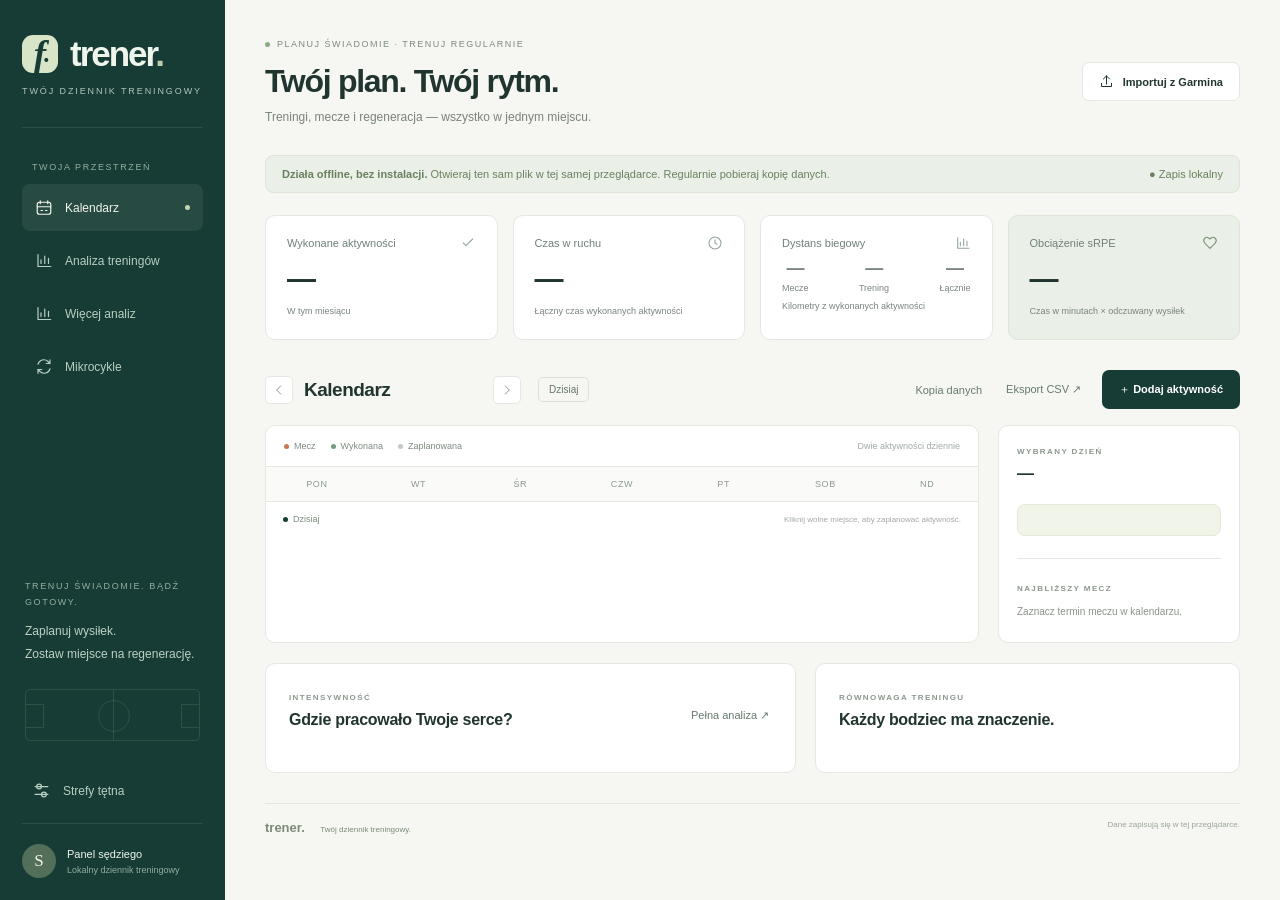
<file: downloads/Trener.html>
<!doctype html>
<html lang="pl">
<head>
  <meta charset="utf-8"><meta name="viewport" content="width=device-width, initial-scale=1">
  <meta name="theme-color" content="#173c35">
  <title>Trener — dziennik treningowy sędziego</title>
  <style>:root{--green:#173c35;--green-light:#e7efeb;--mint:#c9dfcf;--ink:#20352f;--muted:#79847e;--line:#e4e8e1;--bg:#f6f7f2;--orange:#c57955;--orange-bg:#faece4;--z1:#a7c9c7;--z2:#85b297;--z3:#d4bd67;--z4:#dc9264;--z5:#bc6570;font-family:Inter,-apple-system,BlinkMacSystemFont,"Segoe UI",sans-serif;color:var(--ink);font-size:14px}*{box-sizing:border-box}body{margin:0;background:var(--bg)}button,input,select,textarea{font:inherit}button,a,input,select,textarea{outline-offset:4px}button{cursor:pointer}button:disabled{cursor:wait;opacity:.6}a{color:inherit}svg{width:19px;height:19px;fill:none;stroke:currentColor;stroke-width:1.6;stroke-linecap:round;stroke-linejoin:round;flex:none}.icon-defs{position:absolute;width:0;height:0}.sidebar{position:fixed;inset:0 auto 0 0;width:225px;background:var(--green);color:#eff5ed;padding:34px 22px 22px;display:flex;flex-direction:column;z-index:10}.brand{display:flex;align-items:center;gap:12px;font-size:35px;font-weight:700;letter-spacing:-2px;text-decoration:none}.brand-mark{display:flex;width:36px;height:38px;align-items:center;justify-content:center;background:#d8e5c8;color:var(--green);border-radius:11px;font-family:Georgia,serif;font-style:italic;font-size:37px;letter-spacing:-3px}.brand-mark span{font-size:25px;padding-top:12px}.brand-dot{color:#bacead}.brand-caption{font-size:9px;letter-spacing:1.9px;margin:12px 0 0;color:#b2c5ba}.sidebar-rule{border-top:1px solid #ffffff18;margin:31px 0 25px}.nav-caption,.tiny-label{font-size:9px;letter-spacing:1.6px;color:#94afa0}.nav-caption{padding-left:10px;margin-bottom:12px}.nav-item{display:flex;align-items:center;gap:12px;padding:14px 13px;border:0;border-radius:8px;width:100%;color:#b8cec2;background:none;text-align:left;font-size:12px;margin-bottom:6px;white-space:nowrap}.nav-item:hover{background:#ffffff09}.nav-item.active{color:#f3f6ec;background:#ffffff12}.nav-item svg{width:18px}.nav-indicator{margin-left:auto;width:5px;height:5px;border-radius:50%;background:#c5d6af}.sidebar-bottom{margin-top:auto}.side-note{margin:38px 3px 25px}.side-note p{font-size:12px;color:#bed0c5;line-height:1.9}.field-lines{height:52px;width:100%;position:relative;border:1px solid #adc7ac26;border-radius:5px;overflow:hidden;margin-top:23px}.field-lines:before{content:'';position:absolute;width:1px;height:100%;left:50%;background:#adc7ac26}.field-lines:after{content:'';position:absolute;left:calc(50% - 15px);top:10px;width:30px;height:30px;border:1px solid #adc7ac26;border-radius:50%}.field-lines i:first-child{position:absolute;left:-1px;top:14px;width:19px;height:24px;border:1px solid #adc7ac26}.field-lines i:nth-child(2){position:absolute;right:-1px;top:14px;width:19px;height:24px;border:1px solid #adc7ac26}.settings-button{display:flex;align-items:center;gap:12px;border:0;background:none;color:#b8cec2;padding:15px 10px;width:100%;text-align:left;font-size:12px}.profile-dot{border-top:1px solid #ffffff18;padding-top:20px;display:flex;gap:11px;align-items:center;font-size:11px;margin-top:8px}.profile-dot>span{display:grid;place-items:center;width:34px;height:34px;border-radius:50%;background:#536f5a;font-family:Georgia,serif;font-size:17px}.profile-dot small{display:block;font-size:9px;color:#92ae9f;margin-top:5px}main{margin-left:225px;max-width:1850px;padding:39px 40px 20px}.page-header{display:flex;align-items:center;justify-content:space-between;gap:20px;margin-bottom:31px}.eyebrow{font-size:9px;letter-spacing:1.5px;color:#7b897e;display:flex;align-items:center;gap:7px}.status-dot{width:5px;height:5px;border-radius:50%;background:#8eaa85}h1{font-size:32px;letter-spacing:-1.3px;font-weight:550;line-height:1.2;margin:13px 0 10px}.page-header p{font-size:12px;color:var(--muted);margin:0}.button{display:inline-flex;justify-content:center;align-items:center;gap:9px;border-radius:7px;padding:11px 16px;font-size:11px;font-weight:550;border:1px solid transparent;white-space:nowrap}.button.primary{background:var(--green);color:white}.button.primary:hover{background:#29594b}.button.secondary{background:#fff;border-color:var(--line);color:var(--ink)}.button.secondary:hover{background:#edf2eb}.button svg{width:15px;height:15px}.metrics{display:grid;grid-template-columns:repeat(4,minmax(0,1fr));gap:15px;margin-bottom:30px}.metric{background:white;border:1px solid var(--line);padding:19px 21px;border-radius:10px;min-height:125px;box-shadow:0 3px 10px #173c3502}.metric-label{display:flex;align-items:center;justify-content:space-between;color:#708079;font-size:11px;gap:6px}.metric-label svg{width:16px;height:16px;color:#94a599}.metric strong{display:block;font-size:29px;font-weight:550;letter-spacing:-.7px;margin:12px 0 5px}.metric strong small{font-size:15px;color:#859087;font-weight:400;letter-spacing:0}.metric>span{font-size:9px;color:var(--muted)}.metric.accent{background:#eaf0e7;border-color:#dce5d6}.metric.accent .metric-label svg{color:#739070}.workspace-toolbar{display:flex;align-items:center;justify-content:space-between;margin-bottom:16px;gap:10px}.month-navigation{display:flex;align-items:center;gap:11px}.month-navigation h2{font-size:19px;font-weight:550;margin:0;min-width:178px;text-transform:capitalize;letter-spacing:-.5px}.icon-button{display:grid;place-items:center;background:#fff;border:1px solid var(--line);width:28px;height:28px;border-radius:5px;color:#859087}.icon-button svg{width:14px;height:14px}.reverse{transform:rotate(180deg)}.today-button{background:none;border:1px solid #dce2d8;border-radius:5px;padding:6px 10px;color:#65776b;font-size:10px;margin-left:6px}.toolbar-actions{display:flex;align-items:center;gap:18px}.text-button{border:0;background:none;color:#667a6f;font-size:11px;padding:3px;text-decoration:none;cursor:pointer}.text-button:hover{color:var(--green)}.calendar-layout{display:grid;grid-template-columns:minmax(0,1fr) 242px;gap:19px}.calendar-panel{border:1px solid var(--line);background:white;border-radius:10px;overflow:hidden}.calendar-topline{display:flex;gap:15px;align-items:center;padding:15px 18px;font-size:9px;color:#7c8a7e;border-bottom:1px solid var(--line)}.calendar-topline>span{display:flex;align-items:center;gap:5px}.small-dot{width:5px;height:5px;border-radius:50%;display:inline-block;flex:none}.match-dot{background:var(--orange)}.done-dot{background:#759a83}.planned-dot{background:#c3cbc3}.today-dot{background:var(--green)}.calendar-hint{margin-left:auto;color:#a1aaa2;font-size:9px}.weekday-row{display:grid;grid-template-columns:repeat(7,1fr);background:#fafbf8;border-bottom:1px solid var(--line);padding:12px 0;font-size:9px;letter-spacing:.6px;color:#8c978e;text-align:center}.calendar-grid{display:grid;grid-template-columns:repeat(7,minmax(0,1fr))}.day-cell{min-height:102px;padding:8px 6px;border-right:1px solid #edf0e9;border-bottom:1px solid #edf0e9;position:relative;transition:background .15s}.day-cell:nth-child(7n){border-right:0}.day-cell:hover{background:#fbfcf7}.day-cell.outside{background:#fbfcf9}.day-cell.selected{background:#f1f5eb;box-shadow:inset 0 0 0 1px #bdceac}.day-cell.match-day{background:#fff8f3}.day-cell.match-day.selected{box-shadow:inset 0 0 0 1px #d6b79b}.day-top{display:flex;justify-content:space-between;align-items:center;margin-bottom:6px;min-height:23px;padding:0 3px}.day-number{border:0;background:none;padding:0;width:24px;height:24px;border-radius:50%;font-size:11px;color:#64746a}.day-number.today{background:var(--green);color:white}.outside .day-number{color:#c3cbc0}.day-badge{font-size:7px;color:#b67b59;letter-spacing:.4px}.day-slot{display:flex;align-items:center;gap:4px;max-width:100%;width:100%;border:0;border-radius:4px;min-height:22px;margin:3px 0;padding:4px 5px;text-align:left;font-size:8px;background:#eff3ed;color:#47624f}.day-slot .slot-title{white-space:nowrap;overflow:hidden;text-overflow:ellipsis}.day-slot.empty{background:none;color:#c3cbbf;justify-content:center;border:1px dashed #e9ede5;font-size:11px;min-height:21px}.day-slot.empty:hover{background:#e5eddf;border-color:#c3d0b4;color:#526b51}.day-slot.match{background:#f8e6d9;color:#ac6845}.day-slot.done{background:#e6efea}.day-slot.planned{background:#f1f2ef;color:#768275}.day-slot .done-check{width:9px;height:9px;stroke-width:2.2}.calendar-footer{padding:12px 17px;font-size:9px;color:#7a8b7c;display:flex;align-items:center;gap:5px}.calendar-footer>span:last-child{margin-left:auto;color:#a1aaa2;font-size:8px}.day-panel{background:white;border:1px solid var(--line);border-radius:10px;padding:21px 18px}.section-eyebrow{font-size:8px;letter-spacing:1.4px;color:#8b988d;font-weight:550}.day-panel h3{font-size:17px;font-weight:550;letter-spacing:-.3px;margin:8px 0 20px;text-transform:capitalize}.day-activity{padding:13px 0;border-top:1px solid var(--line)}.activity-kicker{display:flex;align-items:center;justify-content:space-between;font-size:8px;color:#94a092;margin-bottom:8px}.day-activity button{border:0;background:none;color:var(--ink);padding:0;text-align:left;width:100%}.day-activity strong{display:block;font-size:11px;font-weight:500;margin-bottom:7px}.activity-details{font-size:9px;color:#8b968c;line-height:1.6}.day-add{display:flex;align-items:center;gap:9px;font-size:11px;color:#8a9c89;border:1px dashed #dde5d7;border-radius:6px;padding:11px;width:100%;background:none}.day-add:hover{background:#f4f7ef}.cycle-suggestion{background:#f1f4e9;border:1px solid #e3e8d8;border-radius:8px;padding:15px;margin-top:19px}.cycle-badge{display:inline-block;font-size:8px;background:#e0e8d3;color:#64805c;border-radius:4px;padding:4px 6px;letter-spacing:.5px}.cycle-suggestion h4{font-size:11px;font-weight:550;margin:11px 0 8px}.cycle-suggestion p{font-size:10px;color:#86937a;line-height:1.7;margin:0 0 14px}.cycle-suggestion .text-button{color:#65805a;font-size:9px;padding:0}.next-match{padding-top:19px;margin-top:22px;border-top:1px solid var(--line)}.next-match>div{font-size:10px;color:#89958a;line-height:1.8;margin-top:9px}.next-match strong{display:block;color:#b47a58;font-weight:550}.bottom-grid{display:grid;grid-template-columns:1.25fr 1fr;gap:19px;margin-top:20px}.card{background:white;border:1px solid var(--line);border-radius:10px;padding:23px}.card-heading{display:flex;align-items:center;justify-content:space-between;gap:10px}.card h3{font-size:16px;letter-spacing:-.3px;font-weight:550;margin:8px 0 20px}.card-heading h3{margin-bottom:15px}.zone-stack{display:flex;height:11px;border-radius:4px;overflow:hidden;background:#edf0e9;margin:4px 0 20px}.zone-row{display:grid;grid-template-columns:25px 118px 1fr 70px;gap:8px;align-items:center;margin:10px 0;font-size:10px;color:#7d8c81}.zone-label{font-weight:550}.zone-track{background:#f1f3ed;height:6px;border-radius:4px;overflow:hidden}.zone-fill{height:100%;border-radius:4px}.zone-value{text-align:right;font-size:10px}.zone-nodata{font-size:10px;color:#929e91;margin-top:14px;line-height:1.7}.empty-state{padding:19px 0;color:#99a593;font-size:11px;line-height:1.8}.type-row{display:grid;grid-template-columns:1fr 54px 65px;gap:9px;align-items:center;padding:10px 0;border-bottom:1px solid #f0f2eb;font-size:11px}.type-row:last-child{border-bottom:0}.type-row>span:nth-child(2){font-size:9px;color:#98a191;text-align:right}.type-row>strong{font-size:10px;font-weight:500;text-align:right;color:#6c7c6c}.type-label{display:flex;align-items:center;gap:7px}.type-mark{width:6px;height:6px;border-radius:2px;background:#a8bea1}.main-footer{display:flex;justify-content:space-between;margin-top:30px;color:#9ba597;font-size:8px;border-top:1px solid var(--line);padding-top:16px}.main-footer>span:first-child{font-size:13px;font-weight:600;color:#7b8b77}.main-footer>span:first-child span{font-size:8px;font-weight:400;margin-left:12px}.analysis-grid{display:grid;grid-template-columns:1fr 1fr;gap:20px}.analysis-grid .wide{grid-column:1/-1}.footnote{font-size:10px;color:#8d998f;line-height:1.8}.hr-overview{display:flex;gap:30px;padding:14px 0 0;border-top:1px solid var(--line);font-size:10px;color:#7d8c7f}.hr-overview strong{display:block;font-size:22px;font-weight:500;color:var(--ink);margin-bottom:4px}.weekly-row{display:grid;grid-template-columns:72px 1fr 62px;align-items:center;gap:10px;margin:17px 0;font-size:10px;color:#7c8d7c}.weekly-row small{display:block;color:#a1aa9b;font-size:9px;margin-top:4px}.weekly-track{background:#f0f3ea;border-radius:5px;height:27px;overflow:hidden}.weekly-fill{height:100%;background:#98b391;border-radius:5px;min-width:0}.weekly-value{text-align:right;font-size:12px;color:#53734b}.table-scroll{overflow:auto}table{border-collapse:collapse;width:100%;font-size:11px;white-space:nowrap}th{font-size:9px;text-align:left;color:#9aa495;font-weight:500;background:#f8faf4;padding:12px}td{padding:14px 12px;border-bottom:1px solid #edf0e7;color:#75816f}td button{border:0;background:none;padding:0;text-align:left;font-size:11px;color:var(--ink)}td .match-title{color:var(--orange)}.status-pill{font-size:8px;padding:4px 6px;border-radius:4px;background:#f1f3ed;color:#929e8a}.status-pill.done{background:#e9f0e6;color:#68825c}.cycle-week{display:grid;grid-template-columns:repeat(7,minmax(0,1fr));gap:10px;margin-top:25px}.week-day{border:1px solid var(--line);border-radius:8px;padding:13px;display:flex;flex-direction:column;min-height:220px}.week-day.match-day{background:#fff8f3;border-color:#ecd8c9}.week-day h4{font-size:11px;margin:0 0 11px;text-transform:capitalize}.week-day h5{font-size:11px;line-height:1.5;font-weight:550;margin:12px 0 7px}.week-day p{font-size:9px;color:#8a9683;line-height:1.7;margin:0 0 14px}.week-day .text-button{margin-top:auto;font-size:9px;text-align:left}.week-day .cycle-badge{align-self:flex-start}.week-existing{font-size:9px;color:#a06f50;border-top:1px solid var(--line);padding-top:9px;margin-bottom:12px;line-height:1.8}.cycle-guide{margin-top:20px}.cycle-guide p{font-size:12px;line-height:1.9;color:#8d9989}.cycle-guide b{font-weight:550;color:#627a5a}.muted{font-size:12px;color:#8c9786;line-height:1.8}.card select{font-size:10px;max-width:190px}dialog{border:1px solid var(--line);border-radius:15px;padding:27px;width:min(560px,calc(100% - 30px));max-height:90vh;color:var(--ink);box-shadow:0 25px 100px #173c3530}dialog::backdrop{background:#14362e65;backdrop-filter:blur(3px)}.dialog-heading{display:flex;justify-content:space-between;align-items:flex-start;margin-bottom:22px}.dialog-heading h2{font-size:22px;font-weight:500;letter-spacing:-.7px;margin:8px 0 0}.close-button:not(.button){border:0;background:none;font-size:26px;color:#9aa793;padding:0 4px}.form-grid{display:grid;grid-template-columns:1fr 1fr;gap:15px}.form-grid .full{grid-column:1/-1}label{font-size:11px;color:#7a8c75;display:block}input,select,textarea{width:100%;display:block;padding:10px 11px;border:1px solid #dfe6d8;border-radius:6px;background:#fff;color:var(--ink);margin-top:7px;font-size:12px;min-height:37px}input:focus,select:focus,textarea:focus{outline:2px solid #a7c697;outline-offset:1px}input:read-only{background:#f1f4ed;color:#87917f}input[type=file]{background:transparent;font-size:10px;max-width:100%}.optional{font-size:9px;color:#a1ac98;font-weight:400}.dialog-actions{display:flex;justify-content:flex-end;align-items:center;gap:10px;border-top:1px solid var(--line);padding-top:18px;margin-top:23px}.dialog-actions .button{padding:10px 13px}.dialog-actions .text-button{font-size:10px}.spacer{flex:1}.danger{color:#b16955}.form-error{font-size:11px;color:#b35e49;line-height:1.6;min-height:0}.upload-area{display:flex;align-items:center;flex-direction:column;border:1px dashed #becfb2;border-radius:10px;padding:28px 20px;background:#f8faf3;margin:22px 0;color:#86a175;gap:10px;cursor:pointer}.upload-area svg{width:27px;height:27px;margin-bottom:5px}.upload-area strong{font-size:13px;font-weight:500;color:#59754b}.upload-area>span,.upload-area small{font-size:10px;color:#8c9d80}.upload-area.dragging{background:#e9f0df;border-color:#7fa368}.zone-settings{margin-top:18px}#calculate-zones{font-size:10px;margin-top:10px}.toast{position:fixed;bottom:25px;left:calc(50% + 80px);transform:translateX(-50%);background:var(--green);color:#fff;padding:13px 20px;border-radius:8px;box-shadow:0 8px 30px #173c3530;font-size:12px;z-index:100}.error-banner{padding:12px 15px;background:#fff0e8;border:1px solid #eccdbc;border-radius:8px;color:#a96448;font-size:12px;margin-bottom:20px}#imported-detail{padding:13px;background:#eff4e9;border-radius:7px;font-size:10px;color:#758967;line-height:1.8;overflow-wrap:anywhere}.mini-zones{display:flex;gap:10px;flex-wrap:wrap;margin-top:6px}.mini-zones span{font-size:9px}[hidden]{display:none!important}@media(min-width:1450px){main{padding:46px 52px 25px}.calendar-layout{grid-template-columns:minmax(0,1fr) 270px}.day-cell{min-height:115px;padding:10px 8px}.day-slot{font-size:9px}.day-panel{padding:25px 21px}.calendar-topline{font-size:10px}.metrics{gap:20px}.metric{padding:22px 24px}.metric-label{font-size:12px}.metric>span{font-size:10px}}@media(max-width:1150px){.sidebar{width:190px;padding:27px 16px}.brand{font-size:30px}.brand-caption{font-size:8px;letter-spacing:1.5px}main{margin-left:190px;padding:28px 24px}.calendar-layout{grid-template-columns:minmax(0,1fr) 205px;gap:12px}.day-panel{padding:18px 13px}.metric{padding:16px 13px}.metric-label{font-size:10px}.metric>span{font-size:8px}.metric strong{font-size:25px}.calendar-hint{display:none!important}.calendar-topline{gap:11px;font-size:8px}.month-navigation{gap:7px}.month-navigation h2{font-size:17px;min-width:150px}.toolbar-actions{gap:10px}.week-day{padding:10px}.cycle-week{gap:7px}.day-cell{padding:6px 4px;min-height:96px}.day-slot{font-size:7px}.calendar-footer>span:last-child{display:none}.bottom-grid{grid-template-columns:1fr 1fr}.zone-row{grid-template-columns:20px 90px 1fr 50px;font-size:9px;gap:5px}.zone-value{font-size:9px}.page-header h1{font-size:28px}}@media(max-width:950px){.calendar-layout{grid-template-columns:1fr}.day-panel{display:grid;grid-template-columns:1fr 1fr;gap:0 25px}.day-panel>h3{grid-column:1}.day-panel>div.section-eyebrow{grid-column:1}.day-panel>#day-activities{grid-column:1;grid-row:3/5}.day-panel>.cycle-suggestion{grid-column:2;grid-row:1/4;margin-top:0}.next-match{grid-column:2;margin-top:12px}.day-cell{min-height:109px}.day-slot{font-size:9px}.cycle-week{grid-template-columns:repeat(4,1fr)}.page-header .button{font-size:10px;padding:10px}.page-header{align-items:flex-start}.eyebrow{font-size:8px;letter-spacing:1px}.analysis-grid{grid-template-columns:1fr}.analysis-grid .wide{grid-column:1}.metric-label svg{display:none}}@media(max-width:730px){.sidebar{position:static;width:100%;padding:16px 20px;display:block}.brand{font-size:28px}.brand-mark{width:29px;height:31px;font-size:30px;border-radius:8px}.brand-caption,.sidebar-rule,.nav-caption,.sidebar-bottom{display:none}.sidebar nav{display:flex;gap:8px;margin-top:17px}.nav-item{width:auto;flex:1;font-size:10px;gap:7px;padding:10px 8px;justify-content:center;margin:0}.nav-item svg{width:15px;height:15px}.nav-indicator{display:none}main{margin:0;padding:23px 16px}.page-header{margin-bottom:23px;flex-wrap:wrap;gap:15px}.page-header h1{font-size:27px}.page-header p{font-size:11px}.metrics{grid-template-columns:1fr 1fr;gap:10px;margin-bottom:24px}.metric{min-height:110px}.metric-label{font-size:10px}.metric>span{font-size:9px}.workspace-toolbar{flex-wrap:wrap;gap:14px;margin-bottom:17px}.month-navigation h2{font-size:17px;min-width:145px}.toolbar-actions{margin-left:auto}.calendar-topline{font-size:8px;padding:12px;gap:14px}.weekday-row{font-size:8px}.day-cell{min-height:94px;padding:5px 3px}.day-slot{font-size:7px;gap:2px;padding:4px 3px}.day-number{font-size:10px;width:21px;height:21px}.day-badge{font-size:6px}.day-top{padding:0;gap:0}.day-slot .done-check{display:none}.bottom-grid{grid-template-columns:1fr;gap:15px}.day-panel{gap:0 15px}.day-panel h3{font-size:15px}.card{padding:20px}.main-footer{gap:15px;align-items:center}.main-footer>span:last-child{max-width:130px;text-align:right;line-height:1.8}.cycle-week{grid-template-columns:repeat(2,1fr)}.week-day{min-height:185px;padding:14px}.toast{left:50%;max-width:90%;width:max-content;bottom:20px}.form-grid{gap:12px}.dialog-actions{flex-wrap:wrap}.dialog-actions .spacer{display:none}.dialog-actions .text-button{margin-right:auto}.card-heading .text-button{white-space:nowrap}.metrics .metric-label svg{display:block}#activity-filter{max-width:150px}.day-activity strong{font-size:10px}.activity-details{font-size:9px}}@media(prefers-reduced-motion:reduce){*{scroll-behavior:auto!important;transition:none!important}}@media print{.sidebar,.page-header .button,.toolbar-actions,.day-panel,.main-footer,.view[hidden],dialog,.toast{display:none!important}main{margin:0;padding:0}.metrics{grid-template-columns:repeat(4,1fr)}.calendar-layout{display:block}.day-cell{min-height:95px}.calendar-panel{break-inside:avoid}.bottom-grid{break-inside:avoid}.button,.icon-button,.today-button{display:none}.card{break-inside:avoid}}
/* Distance split and dedicated running-form analysis. */
.distance-breakdown{display:flex;justify-content:space-between;gap:6px;margin:8px 0 3px}
.distance-breakdown>span{display:block;text-align:center;font-size:9px;color:var(--muted)}
.distance-breakdown strong{font-size:18px;line-height:1.1;letter-spacing:-.3px;margin:0 0 4px}
.running-overview{display:grid;grid-template-columns:repeat(4,minmax(0,1fr));gap:14px}
.running-overview>div{min-width:0}
.running-types{margin-top:22px;border-top:1px solid var(--line)}
.running-type-row{display:grid;grid-template-columns:minmax(145px,1fr) minmax(100px,1.4fr) 75px 75px 70px;gap:12px;align-items:center;padding:12px 0;border-bottom:1px solid var(--line);font-size:10px}
.running-type-name strong{display:block;font-size:11px;font-weight:550;color:var(--ink)}
.running-type-name small{display:block;margin-top:4px;color:var(--muted);font-size:9px}
.running-type-track,.running-type-track span{height:5px;border-radius:5px}
.running-type-track{background:#edf0e9;overflow:hidden}
.running-type-track span{display:block;background:#85b297}
.running-type-count,.running-type-time{color:var(--muted)}
.running-type-distance{text-align:right;font-size:10px;font-weight:550}
.running-recovery{font-size:12px;line-height:1.8;color:#62736a}
@media(max-width:730px){.nav-item{font-size:9px;gap:5px;padding:8px 4px;line-height:1.2;white-space:normal}.nav-item svg{width:14px;height:14px}.distance-breakdown{gap:3px}.distance-breakdown strong{font-size:16px}.running-overview{grid-template-columns:repeat(2,minmax(0,1fr));gap:13px}.running-type-row{grid-template-columns:minmax(0,1fr) auto auto;gap:7px 10px;padding:11px 0}.running-type-name{grid-column:1}.running-type-track{grid-column:1/-1;grid-row:2}.running-type-count{grid-column:2;grid-row:1;white-space:nowrap}.running-type-distance{grid-column:3;grid-row:1;white-space:nowrap}.running-type-time{display:none}}
/* Recent peak-effort trends and TCX split analysis. */
.peak-trends{display:grid;grid-template-columns:repeat(4,minmax(0,1fr));gap:14px}
.peak-card{min-width:0;background:#f8f9f5;border:1px solid var(--line);border-radius:8px;padding:14px}
.peak-card-heading{display:flex;justify-content:space-between;align-items:flex-start;gap:8px}
.peak-card-heading strong{font-size:15px;font-weight:550;white-space:nowrap}
.peak-sparkline{display:block;width:100%;height:76px;margin:7px 0;color:#59816d;overflow:visible}
.peak-sparkline polyline{fill:none;stroke:currentColor;stroke-width:2.5;stroke-linecap:round;stroke-linejoin:round}
.peak-sparkline circle{fill:#fff;stroke:currentColor;stroke-width:2}
.peak-card-foot{display:flex;flex-direction:column;gap:5px}
.peak-card-foot small{font-size:9px;color:var(--muted)}
.trend-state{font-size:10px;font-weight:550}
.trend-state.up{color:#427750}.trend-state.down{color:#b45e53}.trend-state.neutral{color:#77847c}
.peak-hr-note{grid-column:1/-1;margin:0;font-size:10px;line-height:1.7;color:var(--muted)}
#peak-kind-filter,#split-activity{max-width:240px}
@media(max-width:1050px){.peak-trends{grid-template-columns:1fr}.peak-hr-note{grid-column:1}}
@media(max-width:730px){#peak-kind-filter,#split-activity{max-width:100%;width:100%}.peak-card{padding:12px}.peak-sparkline{height:68px}}

.toolbar-actions{flex-wrap:wrap}.offline-note{display:flex;gap:10px;align-items:center;justify-content:space-between;background:#eaf0e7;border:1px solid #dce5d6;border-radius:8px;padding:12px 16px;margin-bottom:22px;font-size:11px;color:#68815e}.backup-buttons{display:flex;gap:12px;align-items:center;flex-wrap:wrap}.backup-buttons>label{cursor:pointer}.backup-buttons input{max-width:100%}@media(max-width:730px){.offline-note{font-size:10px;line-height:1.7;align-items:flex-start}.toolbar-actions{gap:12px}}
</style>
</head>
<body>
<svg class="icon-defs" aria-hidden="true" xmlns="http://www.w3.org/2000/svg"><defs>
 <symbol id="i-calendar" viewBox="0 0 24 24"><rect x="3" y="5" width="18" height="16" rx="3"/><path d="M7 3v4m10-4v4M3 11h18m-13 5h2m4 0h2"/></symbol>
 <symbol id="i-chart" viewBox="0 0 24 24"><path d="M4 4v16h17M8 16v-5m5 5V6m5 10v-7"/></symbol>
 <symbol id="i-cycle" viewBox="0 0 24 24"><path d="M4 9a8 8 0 0 1 13-4l3 3m0-5v5h-5M20 15a8 8 0 0 1-13 4l-3-3m0 5v-5h5"/></symbol>
 <symbol id="i-upload" viewBox="0 0 24 24"><path d="M12 16V3m-5 5 5-5 5 5M4 15v5h16v-5"/></symbol>
 <symbol id="i-arrow" viewBox="0 0 24 24"><path d="m9 5 7 7-7 7"/></symbol>
 <symbol id="i-clock" viewBox="0 0 24 24"><circle cx="12" cy="12" r="9"/><path d="M12 7v5l3 2"/></symbol>
 <symbol id="i-heart" viewBox="0 0 24 24"><path d="M20 5c-3-3-6-1-8 1-2-2-5-4-8-1-4 4 1 9 8 15 7-6 12-11 8-15Z"/></symbol>
 <symbol id="i-settings" viewBox="0 0 24 24"><path d="M4 7h16M4 17h16"/><circle cx="9" cy="7" r="3"/><circle cx="15" cy="17" r="3"/></symbol>
 <symbol id="i-check" viewBox="0 0 24 24"><path d="m5 12 4 4L19 6"/></symbol>
</defs></svg>
<aside class="sidebar">
 <a class="brand" href="#"><span class="brand-mark">f<span>·</span></span><span>trener<span class="brand-dot">.</span></span></a>
 <p class="brand-caption">TWÓJ DZIENNIK TRENINGOWY</p>
 <div class="sidebar-rule"></div><p class="nav-caption">TWOJA PRZESTRZEŃ</p>
 <nav aria-label="Nawigacja główna">
  <button class="nav-item active" data-view="calendar"><svg><use href="#i-calendar"/></svg>Kalendarz<span class="nav-indicator"></span></button>
  <button class="nav-item" data-view="analysis"><svg><use href="#i-chart"/></svg>Analiza treningów</button>
  <button class="nav-item" data-view="running-analysis"><svg><use href="#i-chart"/></svg>Więcej analiz</button>
  <button class="nav-item" data-view="cycles"><svg><use href="#i-cycle"/></svg>Mikrocykle</button>
 </nav>
 <div class="sidebar-bottom"><div class="side-note"><span class="tiny-label">TRENUJ ŚWIADOMIE. BĄDŹ GOTOWY.</span><p>Zaplanuj wysiłek.<br>Zostaw miejsce na regenerację.</p><div class="field-lines"><i></i><i></i><i></i></div></div>
 <button id="settings-button" class="settings-button"><svg><use href="#i-settings"/></svg>Strefy tętna</button>
 <div class="profile-dot"><span>S</span><div>Panel sędziego<small>Lokalny dziennik treningowy</small></div></div></div>
</aside>
<main>
 <header class="page-header"><div><div class="eyebrow"><span class="status-dot"></span>PLANUJ ŚWIADOMIE · TRENUJ REGULARNIE</div><h1>Twój plan. Twój rytm.</h1><p>Treningi, mecze i regeneracja — wszystko w jednym miejscu.</p></div><button id="import-button" class="button secondary"><svg><use href="#i-upload"/></svg>Importuj z Garmina</button></header>
 <div id="error-banner" class="error-banner" role="alert" hidden></div>
<div class="offline-note"><span><b>Działa offline, bez instalacji.</b> Otwieraj ten sam plik w tej samej przeglądarce. Regularnie pobieraj kopię danych.</span><span>● Zapis lokalny</span></div>
 <section class="metrics" aria-label="Podsumowanie miesiąca">
  <article class="metric"><div class="metric-label">Wykonane aktywności <svg><use href="#i-check"/></svg></div><strong id="metric-count">—</strong><span id="metric-planned">W tym miesiącu</span></article>
  <article class="metric"><div class="metric-label">Czas w ruchu <svg><use href="#i-clock"/></svg></div><strong id="metric-time">—</strong><span>Łączny czas wykonanych aktywności</span></article>
  <article class="metric"><div class="metric-label">Dystans biegowy <svg><use href="#i-chart"/></svg></div><div class="distance-breakdown"><span><strong id="metric-match-distance">—</strong>Mecze</span><span><strong id="metric-training-distance">—</strong>Trening</span><span><strong id="metric-distance">—</strong>Łącznie</span></div><span id="metric-matches">Kilometry z wykonanych aktywności</span></article>
  <article class="metric accent"><div class="metric-label">Obciążenie sRPE <svg><use href="#i-heart"/></svg></div><strong id="metric-load">—</strong><span id="metric-rpe">Czas w minutach × odczuwany wysiłek</span></article>
 </section>
 <div class="workspace-toolbar"><div class="month-navigation"><button id="prev-month" class="icon-button" aria-label="Poprzedni miesiąc"><svg class="reverse"><use href="#i-arrow"/></svg></button><h2 id="month-label">Kalendarz</h2><button id="next-month" class="icon-button" aria-label="Następny miesiąc"><svg><use href="#i-arrow"/></svg></button><button id="today-button" class="today-button">Dzisiaj</button></div><div class="toolbar-actions"><button id="backup-button" class="text-button">Kopia danych</button><a id="export-link" class="text-button" href="/api/export/">Eksport CSV ↗</a><button id="add-button" class="button primary">＋ Dodaj aktywność</button></div></div>
 <section id="calendar-view" class="view">
  <div class="calendar-layout"><div class="calendar-panel"><div class="calendar-topline"><span><span class="small-dot match-dot"></span>Mecz</span><span><span class="small-dot done-dot"></span>Wykonana</span><span><span class="small-dot planned-dot"></span>Zaplanowana</span><span class="calendar-hint">Dwie aktywności dziennie</span></div><div class="weekday-row"><span>PON</span><span>WT</span><span>ŚR</span><span>CZW</span><span>PT</span><span>SOB</span><span>ND</span></div><div id="calendar-grid" class="calendar-grid" aria-label="Kalendarz miesięczny"></div><div class="calendar-footer"><span class="small-dot today-dot"></span> Dzisiaj <span>Kliknij wolne miejsce, aby zaplanować aktywność.</span></div></div>
   <aside class="day-panel"><div class="section-eyebrow">WYBRANY DZIEŃ</div><h3 id="selected-day-label">—</h3><div id="day-activities"></div><div id="day-cycle" class="cycle-suggestion"></div><div class="next-match"><span class="section-eyebrow">NAJBLIŻSZY MECZ</span><div id="next-match">Zaznacz termin meczu w kalendarzu.</div></div></aside>
  </div>
  <div class="bottom-grid"><article class="card"><div class="card-heading"><div><span class="section-eyebrow">INTENSYWNOŚĆ</span><h3>Gdzie pracowało Twoje serce?</h3></div><button class="text-button" data-view="analysis">Pełna analiza ↗</button></div><div id="zones-compact"></div></article><article class="card"><span class="section-eyebrow">RÓWNOWAGA TRENINGU</span><h3>Każdy bodziec ma znaczenie.</h3><div id="types-compact"></div></article></div>
 </section>
 <section id="analysis-view" class="view" hidden><div class="analysis-grid"><article class="card"><div class="card-heading"><div><span class="section-eyebrow">DANE Z POMIARU</span><h3>Czas w strefach tętna</h3></div><button class="text-button" id="analysis-settings">Edytuj strefy ↗</button></div><div id="zones-full"></div><p class="footnote">Czas liczony między próbkami TCX, osobno dla każdego odcinka. Przerwy powyżej 2 minut i brakujące próbki trafiają do „bez danych HR”.</p><div id="hr-overview" class="hr-overview"></div></article><article class="card"><span class="section-eyebrow">TYGODNIOWY RYTM</span><h3>Obciążenie i objętość</h3><div id="weekly-chart"></div><p class="footnote">sRPE = czas w minutach × RPE (1–10). Podsumowanie obejmuje wykonane aktywności w wybranym miesiącu; tygodnie na jego granicach są częściowe.</p></article><article class="card wide"><span class="section-eyebrow">RODZAJE AKTYWNOŚCI</span><h3>Jak rozkładał się Twój trening?</h3><div id="types-full"></div></article><article class="card wide"><div class="card-heading"><div><span class="section-eyebrow">DZIENNIK</span><h3>Szczegóły aktywności</h3></div><select id="activity-filter" aria-label="Filtr aktywności"><option value="all">Wszystkie aktywności</option><option value="done">Wykonane</option><option value="planned">Zaplanowane</option><option value="matches">Mecze</option></select></div><div class="table-scroll"><table><thead><tr><th>Data</th><th>Aktywność</th><th>Status</th><th>Czas</th><th>Dystans</th><th>Śr. / max HR</th><th>Moc śr.</th><th>RPE</th><th>sRPE</th></tr></thead><tbody id="activity-table"></tbody></table></div></article></div></section>
 <section id="running-analysis-view" class="view" hidden><div class="analysis-grid"><article class="card wide"><span class="section-eyebrow">BIEGANIE · BODŹCE TRENINGOWE</span><h3>Jakie formy biegu ćwiczysz?</h3><p class="muted">Analiza wykonanych aktywności w wybranym miesiącu. Kilometraż treningowy nie obejmuje meczów. Przy imporcie TCX możesz przypisać dane do planowanej kategorii.</p><div id="running-overview" class="hr-overview running-overview"></div><div id="running-types" class="running-types"></div></article><article class="card"><span class="section-eyebrow">OBJĘTOŚĆ BIEGOWA · OSTATNIE 12 TYGODNI</span><h3>Kilometry na tydzień</h3><div id="running-weekly-chart"></div><p class="footnote">Biegi rozliczane od poniedziałku do niedzieli. Rozciąganie regeneracyjne nie wlicza się do dystansu.</p></article><article class="card wide"><div class="card-heading"><div><span class="section-eyebrow">MAKSYMALNE OSIĄGI · OSTATNIE 12 TYGODNI</span><h3>Czy wyniki rosną czy spadają?</h3></div><select id="peak-kind-filter" aria-label="Filtr rodzaju biegu"></select></div><div id="peak-trends" class="peak-trends"></div><p class="footnote">Kierunek porównuje średnią z maksymalnie 4 wcześniejszych i 4 ostatnich sesji; zmiany poniżej 2% oznaczamy jako podobny poziom. Porównuj podobne treningi. Prędkość zależy od GPS i nawierzchni. Tętno maksymalne pokazujemy jako reakcję organizmu, nie samodzielny wskaźnik formy.</p></article><article class="card wide"><div class="card-heading"><div><span class="section-eyebrow">GARMIN · TCX</span><h3>Analiza odcinków</h3></div><select id="split-activity" aria-label="Wybierz aktywność do analizy odcinków"></select></div><div class="table-scroll"><table><thead><tr><th>Odcinek</th><th>Dystans</th><th>Czas</th><th>Tempo</th><th>Śr. / max HR</th><th>Śr. / max moc</th></tr></thead><tbody id="split-table"></tbody></table></div><p id="split-note" class="footnote"></p></article><article class="card wide"><div class="card-heading"><div><span class="section-eyebrow">MECZE · OSTATNIE 12 TYGODNI</span><h3>Wykryte sprinty w meczach</h3></div></div><div class="table-scroll"><table><thead><tr><th>Data</th><th>Rodzaj meczu</th><th>Sprinty</th><th>Dystans sprintów</th><th>Prędkość max</th></tr></thead><tbody id="match-sprint-table"></tbody></table></div><p class="footnote">Sprint: prędkość GPS co najmniej 25 km/h przez minimum 2 s. Krótkie przerwy do 2 s łączymy w jeden zryw; przy rzadkich próbkach GPS wynik może być niedostępny.</p></article><article class="card"><span class="section-eyebrow">ODBUDOWA</span><h3>Regeneracja</h3><p id="running-recovery" class="running-recovery"></p><p class="footnote">Bieg regeneracyjny i rozciąganie są osobnymi rodzajami aktywności.</p></article></div></section>
 <section id="cycles-view" class="view" hidden><article class="card"><div class="card-heading"><div><span class="section-eyebrow">MIKROCYKL MECZOWY</span><h3>Zbuduj tydzień wokół meczu.</h3></div><input id="cycle-date" type="date" aria-label="Wybierz dzień mikrocyklu"></div><p class="muted">MD oznacza dzień meczu. Propozycje uwzględniają mecze przed i po wybranym dniu, także na granicach miesięcy. Dopasuj je do swojej regeneracji i planu.</p><div id="cycle-week" class="cycle-week"></div></article><article class="card cycle-guide"><h3>Rytm, który możesz dostosować</h3><p><b>Po meczu:</b> regeneracja i stopniowy powrót. <b>3 dni przed:</b> miejsce na bodziec jakościowy. <b>2 dni przed:</b> mniejsza objętość. <b>W przeddzień:</b> krótka aktywacja. Gdy mecze są blisko siebie, pierwszeństwo ma odbudowa po ostatnim.</p></article></section>
 <footer class="main-footer"><span>trener. <span>Twój dziennik treningowy.</span></span><span>Dane zapisują się w tej przeglądarce.</span></footer>
</main>
<dialog id="activity-dialog"><form id="activity-form"><div class="dialog-heading"><div><span class="section-eyebrow">TWÓJ DZIENNIK</span><h2 id="activity-dialog-title">Dodaj aktywność</h2></div><button type="button" class="close-button" aria-label="Zamknij">×</button></div><input name="id" type="hidden"><div class="form-grid"><label>Data<input name="date" type="date" required></label><label>Miejsce w dniu<select name="slot"><option value="1">Aktywność 1</option><option value="2">Aktywność 2</option></select></label><label class="full">Rodzaj aktywności<select name="kind" id="activity-kind"></select></label><label class="full">Nazwa <span class="optional">opcjonalnie</span><input name="title" maxlength="160" placeholder="Np. bieg tlenowy w parku"></label><label>Status<select name="status"><option value="planned">Zaplanowana</option><option value="done">Wykonana</option></select></label><label>Odczuwany wysiłek · RPE<input name="rpe" type="number" min="1" max="10" step="1" placeholder="1–10 lub zostaw puste"></label><label>Czas · min<input name="duration_minutes" type="number" min="0" max="1440" step="0.01" value="0" required></label><label>Dystans · km<input name="distance_km" type="number" min="0" max="1000" step="0.001" value="0" required></label><label>Średnie tętno · bpm<input name="avg_hr" type="number" min="20" max="250" placeholder="Opcjonalnie"></label><label>Maksymalne tętno · bpm<input name="max_hr" type="number" min="20" max="250" placeholder="Opcjonalnie"></label><label class="full">Notatki<textarea name="notes" rows="3" maxlength="5000" placeholder="Samopoczucie, cel treningu, odcinki, warunki meczu…"></textarea></label></div><p class="footnote">RPE: 1–2 bardzo lekko · 3–4 lekko · 5–6 umiarkowanie · 7–8 ciężko · 9–10 bardzo ciężko. Ręczne wpisanie średniego tętna nie wyznacza czasu w strefach.</p><div id="imported-detail" hidden></div><p class="form-error" role="alert"></p><div class="dialog-actions"><button type="button" id="delete-activity" class="text-button danger" hidden>Usuń aktywność</button><button type="button" id="attach-tcx" class="text-button" hidden>Importuj TCX do tej aktywności</button><span class="spacer"></span><button type="button" class="button secondary close-button">Anuluj</button><button type="submit" class="button primary">Zapisz aktywność</button></div></form></dialog>
<dialog id="import-dialog"><form id="import-form"><div class="dialog-heading"><div><span class="section-eyebrow">GARMIN · TCX</span><h2>Przenieś trening do dziennika.</h2></div><button type="button" class="close-button" aria-label="Zamknij">×</button></div><p class="muted">W Garmin Connect otwórz aktywność i wybierz „Eksportuj do TCX”. Wczytamy czas, dystans oraz próbki tętna.</p><input name="activity_id" type="hidden"><label class="upload-area"><svg><use href="#i-upload"/></svg><strong>Wybierz plik .tcx</strong><span>lub przeciągnij go tutaj · do 10 MB</span><input name="file" type="file" accept=".tcx,application/xml,text/xml" required><small id="upload-filename">Nie wybrano pliku</small></label><label>Data w kalendarzu <span class="optional">opcjonalnie</span><input name="date" type="date"></label><p id="import-date-hint" class="footnote">Pusta data oznacza datę z TCX w strefie Europe/Warsaw. Aktywność zajmie pierwsze wolne miejsce w tym dniu.</p><p class="form-error" role="alert"></p><div class="dialog-actions"><button type="button" class="button secondary close-button">Anuluj</button><button type="submit" class="button primary">Importuj aktywność</button></div></form></dialog>
<dialog id="settings-dialog"><form id="settings-form"><div class="dialog-heading"><div><span class="section-eyebrow">USTAWIENIA ANALIZY</span><h2>Twoje strefy tętna.</h2></div><button type="button" class="close-button" aria-label="Zamknij">×</button></div><p class="muted">Wpisz wartości ustalone dla siebie lub przepisz granice z Garmina. Wpisane parametry: HRmax 199, LT 177, tętno spoczynkowe 57 i próg mocy 411 W. Domyślne strefy biegowe odnoszą się do LT.</p><div class="form-grid"><label>Tętno maksymalne · HRmax<input name="hr_max" type="number" min="80" max="250" required></label><label>Tętno progowe · LT<input name="hr_lthr" type="number" min="60" max="250" required></label><label>Tętno spoczynkowe<input name="hr_rest" type="number" min="25" max="150" required></label><label>Próg mocy · W<input name="threshold_power" type="number" min="1" max="2000" required></label><label class="full">Rodzaj mocy<select name="power_sport"><option value="running">Moc biegowa</option><option value="cycling">Moc rowerowa</option></select></label></div><button type="button" id="calculate-zones" class="text-button">Wylicz strefy biegu: 85 / 90 / 95 / 100% LT</button><div class="form-grid zone-settings"><label>Górna granica Z1<input name="z1" type="number" min="30" max="249" required></label><label>Górna granica Z2<input name="z2" type="number" min="30" max="249" required></label><label>Górna granica Z3<input name="z3" type="number" min="30" max="249" required></label><label>Górna granica Z4<input name="z4" type="number" min="30" max="249" required></label></div><p class="footnote">Metoda biegowa Joe Friela: Z1 &lt;85%, Z2 85–&lt;90%, Z3 90–&lt;95%, Z4 95–&lt;100%, Z5 ≥100% LT (połączone Z5a–c). <a href="https://www.trainingpeaks.com/blog/joe-friel-s-quick-guide-to-setting-zones/" target="_blank" rel="noopener noreferrer">Źródło: TrainingPeaks</a>. Granice dotyczą całkowitych wartości bpm. Z5 obejmuje tętno powyżej granicy Z4. Po zapisaniu przeliczymy podsumowania wszystkich importów z zachowanych próbek.</p><p class="form-error" role="alert"></p><div class="dialog-actions"><button type="button" class="button secondary close-button">Anuluj</button><button type="submit" class="button primary">Zapisz strefy</button></div></form></dialog>
<div id="toast" class="toast" role="status" hidden></div>
<dialog id="backup-dialog"><div class="dialog-heading"><div><span class="section-eyebrow">KALENDARZ I USTAWIENIA</span><h2>Twoje dane. Twoja kopia.</h2></div><button type="button" class="close-button" aria-label="Zamknij">×</button></div><p class="muted">Treningi są zapisywane w tej przeglądarce, na tym urządzeniu. Pobierz kopię przed zmianą przeglądarki, przeniesieniem pliku lub wyczyszczeniem danych przeglądania. Kopia zawiera także strefy i próbki HR.</p><div class="backup-buttons"><button type="button" id="download-backup" class="button primary">Pobierz kopię JSON</button><label>Przywróć kopię<input id="restore-backup" type="file" accept=".json,application/json"></label></div><p class="footnote">CSV służy do analizy w Excelu. Kopia JSON pozwala odtworzyć cały dziennik na innym komputerze. Przywrócenie zastępuje obecny kalendarz; zachowaj wcześniej jego kopię. Tryb prywatny przeglądarki może usuwać dane po zamknięciu okna.</p><p class="form-error" role="alert"></p></dialog>
<script>
/* Standalone storage and TCX analysis: all data stays in this browser. */
(() => {
  'use strict';
  const KEY='trener.journal.v1';
  const KINDS={endurance:'Bieg spokojny',recovery_run:'Bieg regeneracyjny',recovery_stretch:'Rozciąganie regeneracyjne',starts:'Starty biegowe',short_sprints:'Krótkie sprinty',fast_intervals:'Szybkie biegi interwałowe',tempo_intervals:'Interwały tempowe',tempo_run:'Bieg tempowy',intervals:'Interwały',speed:'Szybkość i sprinty',strength:'Siła',mobility:'Mobilność',recovery:'Regeneracja aktywna',cycling:'Rower',test:'Test sprawnościowy',match_iii:'Mecz · III liga',match_district:'Mecz · liga okręgowa',match_assistant:'Mecz · sędzia asystent',other:'Inna aktywność'};
  const RUNNING_KINDS=new Set(['endurance','recovery_run','starts','short_sprints','fast_intervals','tempo_intervals','tempo_run','intervals','speed']);
  const clone=value=>JSON.parse(JSON.stringify(value));
  const isMatch=a=>a.kind.startsWith('match_');
  const defaults=()=>({version:1,nextId:1,profile:{hr_max:199,hr_lthr:177,hr_rest:57,threshold_power:411,power_sport:'running',zone_limits:[150,159,168,176]},activities:[]});
  const fail=message=>{throw new Error(message);};
  const number=(value,label,min,max,integer=false,nullable=false)=>{
    if(nullable&&(value===null||value===undefined||value==='')) return null;
    if(value===null||value===undefined||value===''||typeof value==='boolean') fail('Uzupełnij: '+label+'.');
    const n=Number(value);
    if(!Number.isFinite(n)||n<min||n>max||(integer&&!Number.isInteger(n))) fail('Nieprawidłowa wartość: '+label+'.');
    return n;
  };
  function validDate(key) {
    if(typeof key!=='string'||!/^\d{4}-\d{2}-\d{2}$/.test(key)) fail('Nieprawidłowa data.');
    const d=new Date(key+'T12:00:00Z');
    if(!Number.isFinite(+d)||d.toISOString().slice(0,10)!==key||Number(key.slice(0,4))<1900) fail('Nieprawidłowa data.');
    return key;
  }
  function shift(key,days) {
    const d=new Date(key+'T12:00:00Z');d.setUTCDate(d.getUTCDate()+days);return d.toISOString().slice(0,10);
  }
  function warsawDate(d=new Date()) {
    const p=Object.fromEntries(new Intl.DateTimeTrenert('en',{timeZone:'Europe/Warsaw',year:'numeric',month:'2-digit',day:'2-digit'}).trenertToParts(d).map(p=>[p.type,p.value]));
    return `${p.year}-${p.month}-${p.day}`;
  }
  function validateProfile(values) {
    if(!values||typeof values!=='object') fail('Nieprawidłowy profil.');
    const hr_max=number(values.hr_max,'HRmax',80,250,true);
    const hr_lthr=number(values.hr_lthr,'próg LT',60,hr_max,true);
    const hr_rest=number(values.hr_rest,'tętno spoczynkowe',25,hr_lthr-1,true);
    const threshold_power=number(values.threshold_power,'próg mocy',1,2000,true);
    const power_sport=values.power_sport;
    if(!['running','cycling'].includes(power_sport)) fail('Wybierz rodzaj mocy.');
    if(!Array.isArray(values.zone_limits)||values.zone_limits.length!==4) fail('Podaj cztery granice stref.');
    const zone_limits=values.zone_limits.map(v=>number(v,'granice stref',30,249,true));
    if(zone_limits.some((v,i)=>i&&v<=zone_limits[i-1])||zone_limits[3]>=hr_max) fail('Granice stref muszą rosnąć i być poniżej HRmax.');
    return {hr_max,hr_lthr,hr_rest,threshold_power,power_sport,zone_limits};
  }
  function validateActivity(values,original=null) {
    if(!values||typeof values!=='object'||Array.isArray(values)) fail('Nieprawidłowe dane aktywności.');
    const activity={...original,date:validDate(values.date),slot:number(values.slot,'miejsce w dniu',1,2,true),kind:values.kind,status:values.status,
      title:String(values.title??'').trim().slice(0,160),notes:String(values.notes??'').trim().slice(0,5000),
      duration_seconds:number(values.duration_minutes,'czas (0–1440 min)',0,1440)*60,distance_km:number(values.distance_km,'dystans',0,1000),
      avg_hr:number(values.avg_hr,'średnie tętno',20,250,true,true),max_hr:number(values.max_hr,'maksymalne tętno',20,250,true,true),rpe:number(values.rpe,'RPE (1–10)',1,10,true,true)};
    if(!Object.hasOwn(KINDS,activity.kind)||!['planned','done'].includes(activity.status)) fail('Nieprawidłowy rodzaj lub status aktywności.');
    if(activity.avg_hr&&activity.max_hr&&activity.avg_hr>activity.max_hr) fail('Średnie tętno nie może przekraczać maksymalnego.');
    if(activity.status==='done'&&!activity.duration_seconds) fail('Podaj czas wykonanej aktywności.');
    if(original?.source==='tcx') {
      if(Math.abs(activity.duration_seconds-original.duration_seconds)>.5||Math.abs(activity.distance_km-original.distance_km)>.001) fail('Czas i dystans pochodzą z TCX. Zaimportuj poprawiony plik, aby je zmienić.');
      activity.duration_seconds=original.duration_seconds;activity.distance_km=original.distance_km;
      activity.avg_hr=original.avg_hr;activity.max_hr=original.max_hr;
    }
    return activity;
  }
  function validateDatabase(raw) {
    if(!raw||raw.version!==1||!Array.isArray(raw.activities)||raw.activities.length>20000) fail('Nieprawidłowa lub nieobsługiwana kopia danych Trener.');
    const profile=validateProfile(raw.profile), ids=new Set(),slots=new Set();
    const activities=raw.activities.map(item=>{
      const a=validateActivity({...item,duration_minutes:item.duration_seconds/60});
      a.id=number(item.id,'identyfikator aktywności',1,Number.MAX_SAFE_INTEGER-1,true);
      if(ids.has(a.id)||slots.has(`${a.date}:${a.slot}`)) fail('Kopia zawiera powtórzone aktywności lub zajęte miejsca.');
      ids.add(a.id);slots.add(`${a.date}:${a.slot}`);
      if(!['manual','tcx'].includes(item.source)) fail('Nieprawidłowe źródło aktywności w kopii.');
      a.source=item.source;a.imported_filename=String(item.imported_filename??'').slice(0,200);
      a.avg_power=number(item.avg_power,'średnia moc',0,5000,true,true);a.max_power=number(item.max_power,'maksymalna moc',0,5000,true,true);
      a.splits=Array.isArray(item.splits)?item.splits.slice(0,1000).map(s=>({distance_km:number(s.distance_km,'dystans odcinka',0,100,true),duration_seconds:number(s.duration_seconds,'czas odcinka',0,86400),avg_hr:number(s.avg_hr,'średnie tętno odcinka',20,250,true,true),max_hr:number(s.max_hr,'maksymalne tętno odcinka',20,250,true,true),avg_power:number(s.avg_power,'średnia moc odcinka',0,5000,true,true),max_power:number(s.max_power,'maksymalna moc odcinka',0,5000,true,true)})):[];
      const peaks=item.peak_metrics&&typeof item.peak_metrics==='object'?item.peak_metrics:{};
      a.peak_metrics={speed_5s_kmh:number(peaks.speed_5s_kmh,'prędkość 5 s',0,80,false,true),speed_30s_kmh:number(peaks.speed_30s_kmh,'prędkość 30 s',0,80,false,true),best_1km_pace_seconds:number(peaks.best_1km_pace_seconds,'tempo 1 km',0,3600,false,true),power_5s_w:number(peaks.power_5s_w,'moc 5 s',0,5000,true,true),max_hr_bpm:number(peaks.max_hr_bpm,'maksymalne tętno',20,250,true,true),split_mode:['laps','kilometers'].includes(peaks.split_mode)?peaks.split_mode:'',sprint_threshold_kmh:number(peaks.sprint_threshold_kmh,'próg sprintu',10,45,false,true)??25,sprint_minimum_seconds:number(peaks.sprint_minimum_seconds,'minimalny czas sprintu',1,60,false,true)??2,sprint_analysis_available:peaks.sprint_analysis_available===true,sprint_count:number(peaks.sprint_count,'liczba sprintów',0,1000,true,true),sprint_total_distance_m:number(peaks.sprint_total_distance_m,'dystans sprintów',0,100000,false,true),sprint_max_speed_kmh:number(peaks.sprint_max_speed_kmh,'prędkość maksymalna sprintu',0,45,false,true),sprint_efforts:Array.isArray(peaks.sprint_efforts)?peaks.sprint_efforts.slice(0,1000).map(e=>({start_offset_seconds:number(e.start_offset_seconds,'czas rozpoczęcia sprintu',0,86400,false),duration_seconds:number(e.duration_seconds,'czas sprintu',0,3600,false),distance_m:number(e.distance_m,'dystans sprintu',0,10000,false),average_speed_kmh:number(e.average_speed_kmh,'średnia prędkość sprintu',0,45,false),max_speed_kmh:number(e.max_speed_kmh,'prędkość maksymalna sprintu',0,45,false)})):[]};
      if(!Array.isArray(item.hr_segments)||item.hr_segments.length>1000) fail('Nieprawidłowe próbki HR w kopii.');
      a.hr_segments=item.hr_segments.map(s=>{
        if(!Array.isArray(s)||s.length!==2) fail('Nieprawidłowa próbka HR.');
        return [number(s[0],'tętno próbki',20,250,true),number(s[1],'czas próbki',0,86400)];
      });
      if(a.hr_segments.reduce((sum,s)=>sum+s[1],0)>a.duration_seconds+1) fail('Czas próbek HR przekracza czas aktywności.');
      if(a.source==='manual'&&a.hr_segments.length) fail('Ręczna aktywność zawiera nieprawidłowe próbki.');
      return a;
    });
    return {version:1,profile,activities,nextId:Math.max(0,...ids)+1};
  }
  function readDatabase() {
    let raw;
    try {raw=localStorage.getItem(KEY);}catch {fail('Przeglądarka blokuje lokalny zapis. Otwórz plik w zwykłym oknie Chrome, Edge lub Firefox i zezwól na zapis danych.');}
    if(raw===null) return defaults();
    try{return validateDatabase(JSON.parse(raw));}catch {fail('Zapisane dane są uszkodzone. Niczego nie nadpisano. Użyj „Kopia danych”, aby pobrać zapis lub przywrócić poprawną kopię.');}
  }
  function persist(state) {
    try{localStorage.setItem(KEY,JSON.stringify(state));}catch{fail('Nie udało się zapisać danych w przeglądarce. Zrób kopię danych i sprawdź wolne miejsce oraz ustawienia zapisu.');}
  }
  function zones(a,limits) {
    const result=[0,0,0,0,0];for(const [hr,seconds] of a.hr_segments) result[limits.filter(n=>hr>n).length]+=seconds;return result;
  }
  function serialize(a,profile) {
    const times=zones(a,profile.zone_limits);
    return {...a,kind_label:KINDS[a.kind],duration_minutes:Math.round(a.duration_seconds/60*100)/100,zones_seconds:times,unknown_hr_seconds:Math.max(0,a.duration_seconds-times.reduce((x,y)=>x+y,0)),load:a.rpe?Math.round(a.duration_seconds/60*a.rpe):null,is_match:isMatch(a)};
  }
  function summary(activities,profile) {
    const done=activities.filter(a=>a.status==='done'),types=new Map(),weeks=new Map(),times=[0,0,0,0,0];let weighted=0,covered=0;
    for(const a of done) {
      zones(a,profile.zone_limits).forEach((s,i)=>times[i]+=s);
      const type=types.get(a.kind)||{kind:a.kind,label:KINDS[a.kind],count:0,minutes:0,distance_km:0};type.count++;type.minutes+=a.duration_seconds/60;type.distance_km+=a.distance_km;types.set(a.kind,type);
      const date=new Date(a.date+'T12:00:00Z'),key=shift(a.date,-(date.getUTCDay()+6)%7);
      const week=weeks.get(key)||{date:key,load:0,minutes:0,count:0,unrated:0};week.minutes+=a.duration_seconds/60;week.count++;if(a.rpe)week.load+=a.duration_seconds/60*a.rpe;else week.unrated++;weeks.set(key,week);
      for(const [hr,seconds] of a.hr_segments){weighted+=hr*seconds;covered+=seconds;}
    }
    const total=done.reduce((sum,a)=>sum+a.duration_seconds,0);
    const matchDistance=done.filter(isMatch).reduce((s,a)=>s+a.distance_km,0),trainingDistance=done.filter(a=>!isMatch(a)&&RUNNING_KINDS.has(a.kind)).reduce((s,a)=>s+a.distance_km,0),runningDistance=matchDistance+trainingDistance;
    return {completed:done.length,planned:activities.filter(a=>a.status==='planned').length,matches:done.filter(isMatch).length,minutes:Math.round(total/60*10)/10,distance_km:Math.round(runningDistance*100)/100,match_distance_km:Math.round(matchDistance*100)/100,training_distance_km:Math.round(trainingDistance*100)/100,running_distance_km:Math.round(runningDistance*100)/100,load:Math.round(done.reduce((s,a)=>s+(a.rpe?a.duration_seconds/60*a.rpe:0),0)),unrated:done.filter(a=>!a.rpe).length,avg_hr:covered?roundEven(weighted/covered):null,max_hr:done.reduce((max,a)=>a.max_hr?Math.max(max||0,a.max_hr):max,null),zones_seconds:times,unknown_hr_seconds:Math.max(0,total-times.reduce((x,y)=>x+y,0)),types:[...types.values()],weeks:[...weeks.values()].sort((a,b)=>a.date.localeCompare(b.date))};
  }
  function microcycle(day,matches) {
    const dates=[...new Set(matches.map(a=>a.date))].sort();
    if(dates.includes(day)) return {badge:'MD',label:'Dzień meczowy',kind:'mobility',minutes:15,rpe:2,description:'Rozgrzewka przed meczem; po meczu spokojne schłodzenie. Bez dodatkowego ciężkiego treningu.'};
    const prev=dates.filter(d=>d<day).at(-1),next=dates.find(d=>d>day);
    const since=prev?(new Date(day)-new Date(prev))/86400000:null,until=next?(new Date(next)-new Date(day))/86400000:null;
    if(since===1)return {badge:'MD+1',label:'Odbudowa po meczu',kind:'recovery',minutes:25,rpe:2,description:'Lekki ruch i mobilność. Dostosuj czas do zmęczenia i obciążenia meczu.'};
    if(until===1)return {badge:'MD−1',label:'Aktywacja przed meczem',kind:'speed',minutes:20,rpe:3,description:'Krótka aktywacja i kilka swobodnych przyspieszeń, z pełnym odpoczynkiem.'};
    if(since===2)return {badge:'MD+2',label:'Spokojny powrót',kind:'endurance',minutes:30,rpe:3,description:'Spokojny wysiłek tlenowy. Przy utrzymującym się zmęczeniu wybierz regenerację.'};
    if(until===2)return {badge:'MD−2',label:'Zmniejszenie objętości',kind:'endurance',minutes:30,rpe:3,description:'Lekki bieg i technika. Zostaw zapas energii na mecz.'};
    if(until===3)return {badge:'MD−3',label:'Bodziec jakościowy',kind:'intervals',minutes:40,rpe:6,description:'Miejsce na interwały lub szybkość, jeśli jesteś zregenerowany. Uwzględnij rozgrzewkę i schłodzenie.'};
    return {badge:'BAZA',label:'Dzień budowania formy',kind:'endurance',minutes:40,rpe:4,description:'Trening tlenowy lub siła według Twojego planu. Wybierz odpoczynek, jeśli go potrzebujesz.'};
  }
  function stateForMonth(db,month) {
    if(!/^\d{4}-\d{2}$/.test(month)) fail('Nieprawidłowy miesiąc.');
    const first=validDate(month+'-01'),activities=db.activities.filter(a=>a.date.startsWith(month)).sort((a,b)=>a.date.localeCompare(b.date)||a.slot-b.slot);
    const matches=db.activities.filter(isMatch),cycles={};
    for(let key=first;key.startsWith(month);key=shift(key,1)) cycles[key]=microcycle(key,matches);
    const next=matches.filter(a=>a.date>=warsawDate()).sort((a,b)=>a.date.localeCompare(b.date)||a.slot-b.slot)[0];
    const current=warsawDate(),historyStart=shift(current,-83),history=db.activities.filter(a=>a.status==='done'&&a.date>=historyStart&&a.date<=current).sort((a,b)=>a.date.localeCompare(b.date)||a.slot-b.slot);
    return {activities:activities.map(a=>serialize(a,db.profile)),history:history.map(a=>serialize(a,db.profile)),summary:summary(activities,db.profile),profile:clone(db.profile),kinds:KINDS,next_match:next?serialize(next,db.profile):null,microcycles:cycles};
  }
  const children=(node,name)=>[...node.children].filter(n=>n.localName===name);
  const descendants=(node,name)=>[...node.getElementsByTagName('*')].filter(n=>n.localName===name);
  function xmlNumber(node,name) {
    const found=node.localName===name?node:descendants(node,name)[0];if(!found?.textContent.trim())return null;
    const n=Number(found.textContent);return Number.isFinite(n)&&n>=0?n:null;
  }
  function xmlTime(value) {
    if(typeof value!=='string'||!/^\d{4}-\d{2}-\d{2}T\d{2}:\d{2}:\d{2}(\.\d+)?(Z|[+-]\d{2}:\d{2})$/.test(value.trim()))fail('Nieprawidłowy czas w TCX (wymagana strefa czasowa).');
    validDate(value.trim().slice(0,10));const n=Date.parse(value.trim());if(!Number.isFinite(n))fail('Nieprawidłowy czas w TCX.');return n;
  }
  function roundEven(n){const floor=Math.floor(n);return n-floor===.5?floor+(floor%2):Math.round(n);}
  function splitRow(distance,seconds,points) {
    const hr=points.map(p=>p.hr).filter(n=>n!==null),power=points.map(p=>p.power).filter(n=>n!==null);
    return {distance_km:Math.round(distance/1000*1000)/1000,duration_seconds:Math.round(seconds*100)/100,avg_hr:hr.length?roundEven(hr.reduce((a,b)=>a+b,0)/hr.length):null,max_hr:hr.length?Math.max(...hr):null,avg_power:power.length?roundEven(power.reduce((a,b)=>a+b,0)/power.length):null,max_power:power.length?Math.max(...power):null};
  }
  function automaticSplits(points) {
    points=points.filter(p=>p.t!==null&&p.distance!==null).sort((a,b)=>a.t-b.t);if(points.length<2)return [];
    let startTime=points[0].t,startDistance=points[0].distance,boundary=startDistance+1000,chunk=[points[0]],previous=points[0];const result=[];
    for(const current of points.slice(1)) {
      if(current.t<=previous.t){previous=current;continue;}
      if(current.t-previous.t>120||current.distance<previous.distance){startTime=current.t;startDistance=current.distance;boundary=startDistance+1000;chunk=[current];previous=current;continue;}
      while(current.distance>=boundary&&current.distance>previous.distance) {
        const fraction=(boundary-previous.distance)/(current.distance-previous.distance),splitTime=previous.t+fraction*(current.t-previous.t),interpolated={t:splitTime,distance:boundary,hr:null,power:null};
        const samples=chunk.filter(p=>p.t>=startTime&&p.t<splitTime);samples.push(interpolated);
        const elapsed=splitTime-startTime,distance=boundary-startDistance;if(elapsed>0&&distance>0)result.push(splitRow(distance,elapsed,samples));
        startTime=splitTime;startDistance=boundary;chunk=[interpolated];boundary+=1000;
      }
      chunk.push(current);previous=current;
    }
    const last=points.at(-1),distance=last.distance-startDistance;
    if(distance>20&&last.t>startTime)result.push(splitRow(distance,last.t-startTime,chunk.filter(p=>p.t>=startTime&&p.t<=last.t)));
    return result;
  }
  function peakSpeed(points,window) {
    let best=null;
    for(let end=1;end<points.length;end++)for(let start=end-1;start>=0;start--){
      const elapsed=points[end].t-points[start].t;if(elapsed>window*1.2)break;if(elapsed<window*.8||elapsed<=0)continue;
      const distance=points[end].distance-points[start].distance,speed=distance/elapsed*3.6;if(distance>=window*2&&speed<=45&&(best===null||speed>best))best=speed;
    }
    return best===null?null:Math.round(best*100)/100;
  }
  function peakPower(points,window=5) {
    let best=null;
    for(let end=1;end<points.length;end++)for(let start=end-1;start>=0;start--){
      const elapsed=points[end].t-points[start].t;if(elapsed>window*1.2)break;if(elapsed<window*.8||elapsed<=0)continue;
      const values=points.slice(start,end+1).map(p=>p.power).filter(n=>n!==null);if(values.length<2)continue;const value=values.reduce((a,b)=>a+b,0)/values.length;if(best===null||value>best)best=value;
    }
    return best===null?null:roundEven(best);
  }
  function detectSprints(tracks,threshold=25,minimum=2) {
    const efforts=[],allTimes=tracks.flat().map(point=>point.t);let eligible=0;
    if(!allTimes.length)return {available:false,efforts};
    const workoutStart=allTimes.reduce((min,value)=>Math.min(min,value),Infinity);
    const save=bout=>{
      const seconds=bout.reduce((sum,row)=>sum+row.seconds,0),distance=bout.reduce((sum,row)=>sum+row.distance,0);
      if(seconds<minimum||distance<=0)return;
      efforts.push({start_offset_seconds:Math.round((bout[0].start-workoutStart)*10)/10,duration_seconds:Math.round(seconds*10)/10,distance_m:Math.round(distance*10)/10,average_speed_kmh:Math.round(distance/seconds*36)/10,max_speed_kmh:Math.round(Math.max(...bout.map(row=>row.speed))*10)/10});
    };
    for(const track of tracks){const points=[...track].sort((a,b)=>a.t-b.t);let bout=[];
      for(let i=1;i<points.length;i++){
        const previous=points[i-1],current=points[i],seconds=current.t-previous.t;
        if(seconds<=0||seconds>3){if(bout.length)save(bout);bout=[];continue;}
        eligible++;const distance=current.distance-previous.distance,speed=distance/seconds*3.6;
        if(speed>=threshold&&speed<=45&&distance>0){if(bout.length&&previous.t-(bout.at(-1).start+bout.at(-1).seconds)>2){save(bout);bout=[];}bout.push({start:previous.t,seconds,distance,speed});}
        else if(bout.length&&current.t-(bout.at(-1).start+bout.at(-1).seconds)>2){save(bout);bout=[];}
      }
      if(bout.length)save(bout);
    }
    return {available:eligible>=2,efforts};
  }
  function parseTCX(text) {
    if(!text||/<!DOCTYPE|<!ENTITY/i.test(text))fail('Nieprawidłowy lub niedozwolony plik XML/TCX.');
    const xml=new DOMParser().parseFromString(text,'application/xml');
    if(descendants(xml,'parsererror').length||xml.documentElement.localName!=='TrainingCenterDatabase')fail('To nie jest poprawny plik Garmin TCX.');
    const activities=descendants(xml,'Activity');if(activities.length!==1)fail('Importuj plik TCX zawierający jedną aktywność.');
    const a=activities[0],starts=[],timestamps=[],hearts=[],powers=[],durations=[],distances=[],samples=new Map(),allPoints=[],lapRows=[],sprintTracks=[];let fallback=0,powerWeighted=0,powerSeconds=0;
    for(const lap of children(a,'Lap')) {
      if(lap.getAttribute('StartTime'))starts.push(xmlTime(lap.getAttribute('StartTime')));
      for(const [name,target] of [['TotalTimeSeconds',durations],['DistanceMeters',distances]])for(const node of children(lap,name)){const n=xmlNumber(node,name);if(n!==null)target.push(n);}
      const lapPoints=[];
      for(const track of children(lap,'Track')) {
        let previous=null;const sprintPoints=[];
        for(const point of children(track,'Trackpoint')) {
          const t=children(point,'Time')[0],timestamp=t?xmlTime(t.textContent):null;
          const hrNode=children(point,'HeartRateBpm')[0];let hr=hrNode?xmlNumber(hrNode,'Value'):null;
          hr=hr!==null&&hr>=20&&hr<=250?roundEven(hr):null;
          const distance=xmlNumber(point,'DistanceMeters');let power=xmlNumber(point,'Watts');if(power>5000)power=null;
          if(timestamp!==null)timestamps.push(timestamp);if(hr)hearts.push(hr);if(power!==null)powers.push(power);if(timestamp!==null&&distance!==null){lapPoints.push({t:timestamp/1000,distance,hr,power});sprintPoints.push({t:timestamp/1000,distance});}
          if(previous) {
            if(timestamp!==null&&previous.timestamp!==null){const seconds=(timestamp-previous.timestamp)/1000;if(seconds>0&&seconds<=120){if(previous.hr)samples.set(previous.hr,(samples.get(previous.hr)||0)+seconds);if(previous.power!==null){powerWeighted+=previous.power*seconds;powerSeconds+=seconds;}}}
            if(distance!==null&&previous.distance!==null)fallback+=Math.max(0,distance-previous.distance);
          }
          previous={timestamp,hr,distance,power};
        }
        if(sprintPoints.length>1)sprintTracks.push(sprintPoints);
      }
      lapPoints.sort((x,y)=>x.t-y.t);allPoints.push(...lapPoints);
      const lapDuration=xmlNumber(lap,'TotalTimeSeconds'),lapDistance=xmlNumber(lap,'DistanceMeters');
      if(lapDuration&&lapDistance>0){const row=splitRow(lapDistance,lapDuration,lapPoints),avg=children(lap,'AverageHeartRateBpm')[0],max=children(lap,'MaximumHeartRateBpm')[0],avgValue=avg?xmlNumber(avg,'Value'):null,maxValue=max?xmlNumber(max,'Value'):null;if(avgValue!==null&&avgValue>=20&&avgValue<=250)row.avg_hr=roundEven(avgValue);if(maxValue!==null&&maxValue>=20&&maxValue<=250)row.max_hr=roundEven(maxValue);lapRows.push(row);}
    }
    if(!starts.length&&!timestamps.length){const id=children(a,'Id')[0];if(id)starts.push(xmlTime(id.textContent));}
    const times=[...starts,...timestamps];if(!times.length)fail('Plik nie zawiera daty aktywności.');
    const earliest=times.reduce((min,v)=>Math.min(min,v),Infinity),latest=times.reduce((max,v)=>Math.max(max,v),-Infinity);
    const duration=durations.length?durations.reduce((x,y)=>x+y,0):(latest-earliest)/1000;
    if(!Number.isFinite(duration)||duration<=0||duration>86400)fail('Brak poprawnego czasu aktywności (maksymalnie 24 godziny).');
    let covered=[...samples.values()].reduce((x,y)=>x+y,0);if(covered>duration){for(const [hr,s]of samples)samples.set(hr,s*duration/covered);covered=duration;}
    let avg_hr=covered?roundEven([...samples].reduce((sum,[hr,s])=>sum+hr*s,0)/covered):null;
    if(avg_hr===null)for(const node of descendants(a,'AverageHeartRateBpm')){const n=xmlNumber(node,'Value');if(n!==null&&n>=20&&n<=250){avg_hr=roundEven(n);break;}}
    let max_hr=hearts.length?hearts.reduce((max,v)=>Math.max(max,v),0):null;
    if(max_hr===null)for(const node of descendants(a,'MaximumHeartRateBpm')){const n=xmlNumber(node,'Value');if(n!==null&&n>=20&&n<=250)max_hr=Math.max(max_hr||0,roundEven(n));}
    const meters=distances.length?distances.reduce((x,y)=>x+y,0):fallback;if(!Number.isFinite(meters)||meters>1000000)fail('Nieprawidłowy dystans w TCX.');
    const kilometerSplits=automaticSplits(allPoints),splits=lapRows.length>1?lapRows:kilometerSplits,paceSplits=kilometerSplits.length?kilometerSplits:splits,oneKmPaces=paceSplits.filter(s=>s.distance_km>=.9&&s.distance_km<=1.1).map(s=>s.duration_seconds/s.distance_km),points=allPoints.sort((x,y)=>x.t-y.t);
    const sprintAnalysis=detectSprints(sprintTracks),peak_metrics={speed_5s_kmh:peakSpeed(points,5),speed_30s_kmh:peakSpeed(points,30),best_1km_pace_seconds:oneKmPaces.length?Math.round(Math.min(...oneKmPaces)*100)/100:null,power_5s_w:peakPower(points),max_hr_bpm:max_hr,split_mode:lapRows.length>1?'laps':splits.length?'kilometers':'',sprint_threshold_kmh:25,sprint_minimum_seconds:2,sprint_analysis_available:sprintAnalysis.available,sprint_count:sprintAnalysis.available?sprintAnalysis.efforts.length:null,sprint_total_distance_m:Math.round(sprintAnalysis.efforts.reduce((sum,e)=>sum+e.distance_m,0)*10)/10,sprint_max_speed_kmh:sprintAnalysis.efforts.length?Math.max(...sprintAnalysis.efforts.map(e=>e.max_speed_kmh)):null,sprint_efforts:sprintAnalysis.efforts};
    return {date:warsawDate(new Date(earliest)),kind:a.getAttribute('Sport')==='Biking'?'cycling':'endurance',duration_seconds:Math.round(duration*100)/100,distance_km:Math.round(meters)/1000,avg_hr,max_hr,avg_power:powerSeconds?roundEven(powerWeighted/powerSeconds):null,max_power:powers.length?roundEven(powers.reduce((max,v)=>Math.max(max,v),0)):null,hr_segments:[...samples].sort((a,b)=>a[0]-b[0]).map(([hr,s])=>[hr,Math.round(s*1000)/1000]),splits,peak_metrics};
  }
  function freeSlot(db,date,id=null,slot=null) {
    const occupied=db.activities.filter(a=>a.date===date&&a.id!==id).map(a=>a.slot);
    if(slot!==null){if(occupied.includes(slot))fail('To miejsce jest już zajęte. Każdy dzień ma dwie aktywności.');return slot;}
    return [1,2].find(s=>!occupied.includes(s))||fail('Ten dzień ma już dwie aktywności. Otwórz istniejącą aktywność i wybierz „Dołącz TCX”.');
  }
  async function request(url,options={}) {
    const parsed=new URL(url,'https://trener.invalid'),method=options.method||'GET';
    if(parsed.pathname==='/api/import/'&&method==='POST') {
      const form=options.body,file=form.get('file');if(!(file instanceof File)||!file.size||file.size>10*1024*1024)fail('Wybierz plik TCX do 10 MB.');
      const values=parseTCX(await file.text()),db=readDatabase(),id=form.get('activity_id');let activity;
      if(id){activity=db.activities.find(a=>a.id===Number(id));if(!activity)fail('Nie znaleziono aktywności.');delete values.kind;delete values.date;Object.assign(activity,values);}
      else {if(form.get('date'))values.date=validDate(form.get('date'));activity={...values,id:db.nextId++,slot:freeSlot(db,values.date),title:'',notes:'',rpe:null};db.activities.push(activity);}
      activity.source='tcx';activity.status='done';activity.imported_filename=file.name.slice(0,200);persist(db);return serialize(activity,db.profile);
    }
    const db=readDatabase();
    if(parsed.pathname==='/api/state/'&&method==='GET')return stateForMonth(db,parsed.searchParams.get('month')||warsawDate().slice(0,7));
    if(parsed.pathname==='/api/profile/'&&method==='POST'){db.profile=validateProfile(JSON.parse(options.body));persist(db);return {saved:true};}
    const detail=parsed.pathname.match(/^\/api\/activities\/(\d+)\/$/);
    if(detail){const id=Number(detail[1]),index=db.activities.findIndex(a=>a.id===id);if(index<0)fail('Nie znaleziono aktywności.');if(method==='DELETE'){db.activities.splice(index,1);persist(db);return {deleted:true};}if(method==='POST'){const a=validateActivity(JSON.parse(options.body),db.activities[index]);freeSlot(db,a.date,id,a.slot);db.activities[index]=a;persist(db);return serialize(a,db.profile);}}
    if(parsed.pathname==='/api/activities/'&&method==='POST'){const a=validateActivity(JSON.parse(options.body));freeSlot(db,a.date,null,a.slot);Object.assign(a,{id:db.nextId++,source:'manual',hr_segments:[],imported_filename:'',avg_power:null,max_power:null,splits:[],peak_metrics:{}});db.activities.push(a);persist(db);return serialize(a,db.profile);}
    fail('Nieobsługiwana operacja.');
  }
  function download(contents,filename,type) {
    const blob=new Blob([contents],{type}),url=URL.createObjectURL(blob),link=document.createElement('a');link.href=url;link.download=filename;document.body.append(link);link.click();link.remove();setTimeout(()=>URL.revokeObjectURL(url),60000);
  }
  function csvForMonth(month) {
    const db=readDatabase(),state=stateForMonth(db,month);
    const row=values=>values.map(value=>{let s=value===null||value===undefined?'':typeof value==='number'?value.toLocaleString('pl-PL',{useGrouping:false,maximumFractionDigits:3}):String(value);if(/^\s*[=+\-@]/.test(s))s="'"+s;return '"'+s.replace(/"/g,'""')+'"';}).join(';');
    const lines=[row(['Data','Miejsce','Rodzaj','Nazwa','Status','Czas (min)','Dystans (km)','HR średnie','HR max','Moc średnia (W)','Moc max (W)','RPE','Obciążenie sRPE','Z1 (min)','Z2 (min)','Z3 (min)','Z4 (min)','Z5 (min)','Bez danych HR (min)','Notatki'])];
    for(const a of state.activities)lines.push(row([a.date,a.slot,a.kind_label,a.title,a.status==='done'?'Wykonana':'Plan',a.duration_minutes,a.distance_km,a.avg_hr,a.max_hr,a.avg_power,a.max_power,a.rpe,a.load,...a.zones_seconds.map(s=>s/60),a.unknown_hr_seconds/60,a.notes]));
    return '\ufeff'+lines.join('\r\n');
  }
  function installUI({load,notify,getMonth,today}) {
    document.querySelector('#export-link').addEventListener('click',event=>{event.preventDefault();try{download(csvForMonth(getMonth()),`trener-${getMonth()}.csv`,'text/csv;charset=utf-8');}catch(error){notify(error.message);}});
    const dialog=document.querySelector('#backup-dialog'),error=dialog.querySelector('.form-error');
    document.querySelector('#backup-button').onclick=()=>{error.textContent='';dialog.showModal();};
    document.querySelector('#download-backup').onclick=()=>{try{const raw=localStorage.getItem(KEY);const contents=raw??JSON.stringify(defaults());download(contents,`trener-kopia-${today}.json`,'application/json');notify('Kopia danych pobrana. Zachowaj ją w bezpiecznym miejscu.');}catch(e){error.textContent=e.message;}};
    const input=document.querySelector('#restore-backup');
    input.onchange=async()=>{
      error.textContent='';const file=input.files[0];if(!file)return;
      try{
        if(file.size>20*1024*1024)fail('Kopia może mieć maksymalnie 20 MB.');
        const incoming=validateDatabase(JSON.parse(await file.text()));
        let existing;try{existing=readDatabase();}catch{existing={activities:[{}]};}
        if(existing.activities.length&&!confirm(`Przywrócić kopię zawierającą ${incoming.activities.length} aktywności? Zastąpi ona obecny kalendarz i ustawienia. Jeśli potrzebujesz obecnych danych, najpierw pobierz ich kopię.`))return;
        persist(incoming);await load();dialog.close();notify('Kopia przywrócona. Wybierz miesiąc, w którym zapisano aktywności.');
      }catch(e){error.textContent=e instanceof SyntaxError?'To nie jest poprawny plik kopii JSON.':e.message;}finally{input.value='';}
    };
    window.addEventListener('storage',event=>{if(event.key===KEY)load();});
  }
  window.TrenerLocal={request,installUI};
})();

</script>
<script>
'use strict';
const $ = selector => document.querySelector(selector);
const $$ = selector => [...document.querySelectorAll(selector)];
const esc = value => String(value ?? '').replace(/[&<>"']/g, c => ({'&':'&amp;','<':'&lt;','>':'&gt;','"':'&quot;',"'":'&#39;'}[c]));
const dateKey = d => `${d.getFullYear()}-${String(d.getMonth()+1).padStart(2,'0')}-${String(d.getDate()).padStart(2,'0')}`;
const parseDate = s => new Date(Number(s.slice(0,4)), Number(s.slice(5,7))-1, Number(s.slice(8,10)), 12);
const parts = Object.fromEntries(new Intl.DateTimeTrenert('en', {timeZone:'Europe/Warsaw',year:'numeric',month:'2-digit',day:'2-digit'}).trenertToParts(new Date()).filter(p=>p.type!=='literal').map(p=>[p.type,p.value]));
const today = `${parts.year}-${parts.month}-${parts.day}`;
let month = today.slice(0,7), selected = today, data = null, activeView = 'calendar';
let loadGeneration = 0;
const colors = ['#a7c9c7','#85b297','#d4bd67','#dc9264','#bc6570'];
const zoneNames = ['Regeneracja','Wytrzymałość tlenowa','Tempo','Próg','Powyżej progu'];
const num = (n, digits=0) => Number(n || 0).toLocaleString('pl-PL',{maximumFractionDigits:digits});
const time = mins => mins >= 60 ? `${Math.floor(mins/60)} h ${Math.round(mins%60)} min` : `${num(mins,1)} min`;
const pace = seconds => {if(!(seconds>0))return '—';const total=Math.round(seconds);return `${Math.floor(total/60)}:${String(total%60).padStart(2,'0')} min/km`;};
const shortDay = key => parseDate(key).toLocaleDateString('pl-PL',{day:'numeric',month:'short'});
const activitiesOn = key => data.activities.filter(a=>a.date===key);
const labelOf = a => a.title || a.kind_label;
const icon = name => `<svg aria-hidden="true"><use href="#i-${name}"/></svg>`;
const RUNNING_KINDS=new Set(['endurance','recovery_run','starts','short_sprints','fast_intervals','tempo_intervals','tempo_run','intervals','speed']);
const RUNNING_CATEGORIES=[
  {label:'Bieg spokojny',kinds:['endurance'],note:'Spokojna praca tlenowa'},
  {label:'Bieg regeneracyjny',kinds:['recovery_run'],note:'Lekki bieg połączony z regeneracją'},
  {label:'Starty biegowe',kinds:['starts'],note:'Krótkie starty i pierwsze kroki'},
  {label:'Krótkie sprinty',kinds:['short_sprints'],note:'Krótkie odcinki szybkościowe'},
  {label:'Szybkie biegi interwałowe',kinds:['fast_intervals'],note:'Szybkie powtarzane odcinki'},
  {label:'Interwały tempowe',kinds:['tempo_intervals'],note:'Dłuższe odcinki w tempie'},
  {label:'Bieg tempowy',kinds:['tempo_run'],note:'Ciągła praca w tempie'},
  {label:'Interwały',kinds:['intervals'],note:'Dotychczasowa, ogólna kategoria interwałów'},
  {label:'Szybkość i sprinty',kinds:['speed'],note:'Dotychczasowa, ogólna kategoria szybkości'},
  {label:'Rozciąganie regeneracyjne',kinds:['recovery_stretch'],note:'Regeneracja i zakres ruchu'}
];

function notify(message) {
  $('#toast').textContent = message; $('#toast').hidden = false;
  clearTimeout(notify.timer); notify.timer=setTimeout(()=>$('#toast').hidden=true,3500);
}
function csrf() { return document.cookie.split('; ').find(c=>c.startsWith('csrftoken='))?.split('=')[1] || ''; }
async function request(url, options={}) {
  if (window.TrenerLocal) return window.TrenerLocal.request(url, options);
  const headers = {'X-CSRFToken':csrf(), ...options.headers};
  if(options.body && !(options.body instanceof FormData)) headers['Content-Type']='application/json';
  const response = await fetch(url,{...options,headers,credentials:'same-origin'});
  const result = await response.json().catch(()=>({error:'Nieprawidłowa odpowiedź serwera.'}));
  if(!response.ok) throw new Error(result.error || 'Nie udało się zapisać danych. Odśwież stronę i spróbuj ponownie.');
  return result;
}
async function load() {
  const generation = ++loadGeneration;
  try {
    const result = await request(`/api/state/?month=${month}`);
    if(generation!==loadGeneration) return;
    data=result; $('#error-banner').hidden=true; render();
  } catch(error) {
    if(generation!==loadGeneration) return;
    $('#error-banner').textContent=error.message; $('#error-banner').hidden=false;
  }
}
function render() {
  $('#month-label').textContent=parseDate(month+'-01').toLocaleDateString('pl-PL',{month:'long',year:'numeric'});
  $('#export-link').href=window.TrenerLocal?'#':`/api/export/?month=${month}`;
  $('#metric-count').textContent=data.summary.completed;
  $('#metric-planned').textContent=`${data.summary.planned} ${data.summary.planned===1?'aktywność w planie':'aktywności w planie'}`;
  $('#metric-time').textContent=time(data.summary.minutes);
  $('#metric-match-distance').textContent=num(data.summary.match_distance_km,1);
  $('#metric-training-distance').textContent=num(data.summary.training_distance_km,1);
  $('#metric-distance').textContent=num(data.summary.distance_km,1);
  $('#metric-matches').textContent=`${data.summary.matches} wykonanych meczów w tym miesiącu`;
  $('#metric-load').innerHTML=`${num(data.summary.load)} <small>AU</small>`;
  $('#metric-rpe').textContent=data.summary.unrated ? `${data.summary.unrated} wykonanych aktywności bez RPE` : 'Czas w minutach × odczuwany wysiłek';
  $('#activity-kind').innerHTML=Object.entries(data.kinds).map(([key,value])=>`<option value="${key}">${esc(value)}</option>`).join('');
  renderCalendar(); renderDay(); renderAnalysis(); renderRunningAnalysis(); renderCycles();
}
function renderCalendar() {
  const first=parseDate(month+'-01'), offset=(first.getDay()+6)%7;
  const days=new Date(first.getFullYear(),first.getMonth()+1,0).getDate();
  const cells=Math.ceil((offset+days)/7)*7;
  let html='';
  for(let i=0;i<cells;i++) {
    const day=new Date(first.getFullYear(),first.getMonth(),i-offset+1,12), key=dateKey(day), outside=key.slice(0,7)!==month;
    const entries=activitiesOn(key), isMatch=entries.some(a=>a.is_match);
    html+=`<div class="day-cell ${outside?'outside':''} ${selected===key?'selected':''} ${isMatch?'match-day':''}"><div class="day-top"><button class="day-number ${key===today?'today':''}" ${outside?'disabled':''} data-day="${key}" aria-label="Wybierz ${key}">${day.getDate()}</button>${isMatch?'<span class="day-badge">MECZ</span>':''}</div>`;
    if(!outside) for(let slot=1;slot<=2;slot++) {
      const activity=entries.find(a=>a.slot===slot);
      if(activity) html+=`<button class="day-slot ${activity.is_match?'match':activity.status}" data-edit="${activity.id}" aria-label="${esc(labelOf(activity))}, ${key}, ${activity.status==='done'?'wykonana':'zaplanowana'}">${activity.status==='done'?'<svg class="done-check"><use href="#i-check"/></svg>':'<span class="small-dot '+(activity.is_match?'match-dot':'planned-dot')+'"></span>'}<span class="slot-title">${esc(labelOf(activity))}</span></button>`;
      else html+=`<button class="day-slot empty" data-new-date="${key}" data-new-slot="${slot}" aria-label="Dodaj aktywność ${slot} dnia ${key}">＋</button>`;
    }
    html+='</div>';
  }
  $('#calendar-grid').innerHTML=html;
}
function renderDay() {
  $('#selected-day-label').textContent=parseDate(selected).toLocaleDateString('pl-PL',{weekday:'long',day:'numeric',month:'long'});
  const entries=activitiesOn(selected);
  $('#day-activities').innerHTML=[1,2].map(slot=>{
    const a=entries.find(a=>a.slot===slot);
    return `<div class="day-activity"><div class="activity-kicker"><span>AKTYWNOŚĆ ${slot}</span>${a?`<span>${a.status==='done'?'WYKONANA':'PLAN'}</span>`:''}</div>${a?`<button data-edit="${a.id}"><strong>${esc(labelOf(a))}</strong><div class="activity-details">${esc(a.kind_label)}<br>${time(a.duration_minutes)}${a.distance_km?` · ${num(a.distance_km,2)} km`:''}${a.rpe?` · RPE ${a.rpe}`:''}${a.source==='tcx'?'<br>↳ Dane z Garmina':''}</div></button>`:`<button class="day-add" data-new-date="${selected}" data-new-slot="${slot}">＋ Zaplanuj aktywność</button>`}</div>`;
  }).join('');
  const cycle=data.microcycles[selected];
  $('#day-cycle').innerHTML=cycle?`<span class="cycle-badge">${cycle.badge}</span><h4>${cycle.label}</h4><p>${cycle.description}</p><button class="text-button" data-suggestion="${selected}">Dodaj propozycję do planu ↗</button>`:'';
  const match=data.next_match;
  $('#next-match').innerHTML=match?`<strong>${esc(match.kind_label)}</strong>${parseDate(match.date).toLocaleDateString('pl-PL',{weekday:'long',day:'numeric',month:'long'})}${match.title?`<br>${esc(match.title)}`:''}`:'Zaznacz termin meczu w kalendarzu.';
}
function zoneMarkup(compact=false) {
  const zones=data.summary.zones_seconds, known=zones.reduce((a,b)=>a+b,0), limits=data.profile.zone_limits;
  if(!known) return '<div class="empty-state">Tu zobaczysz czas spędzony w każdej strefie.<br>Zaimportuj TCX z próbkami tętna, aby rozpocząć analizę.</div>';
  let html=`<div class="zone-stack">${zones.map((seconds,i)=>`<div style="width:${seconds/known*100}%;background:${colors[i]}" title="Z${i+1}: ${time(seconds/60)}"></div>`).join('')}</div>`;
  for(let i=0;i<5;i++) {
    const range=i===0?`≤ ${limits[0]} bpm`:i===4?`≥ ${limits[3]+1} bpm`:`${limits[i-1]+1}–${limits[i]} bpm`;
    html+=`<div class="zone-row"><span class="zone-label" style="color:${colors[i]}">Z${i+1}</span><span title="${zoneNames[i]}">${compact?range:zoneNames[i]+' · '+range}</span><div class="zone-track"><div class="zone-fill" style="width:${zones[i]/known*100}%;background:${colors[i]}"></div></div><span class="zone-value">${num(zones[i]/60,1)} min</span></div>`;
  }
  return html+`<div class="zone-nodata">${time(known/60)} z pomiarem HR · ${time(data.summary.unknown_hr_seconds/60)} bez danych HR<br>Strefy biegu względem LT ${data.profile.hr_lthr} bpm. Proporcje dotyczą czasu z pomiarem.</div>`;
}
function typesMarkup(compact=false) {
  const types=[...data.summary.types].sort((a,b)=>b.minutes-a.minutes);
  if(!types.length) return '<div class="empty-state">Zacznij od pierwszego treningu lub meczu.<br>Wykonane aktywności utworzą Twój profil treningu.</div>';
  const visible=compact?types.slice(0,4):types;
  return visible.map(t=>`<div class="type-row"><span class="type-label"><span class="type-mark" style="background:${t.kind.startsWith('match')?'#c57955':'#98b391'}"></span>${esc(t.label)}</span><span>${t.count} ×</span><strong>${time(t.minutes)}</strong></div>`).join('')+(compact&&types.length>4?`<p class="footnote">+ ${types.length-4} rodzajów w pełnej analizie</p>`:'');
}
function renderAnalysis() {
  $('#zones-compact').innerHTML=zoneMarkup(true); $('#zones-full').innerHTML=zoneMarkup();
  $('#types-compact').innerHTML=typesMarkup(true); $('#types-full').innerHTML=typesMarkup();
  $('#hr-overview').innerHTML=`<div><strong>${data.summary.avg_hr??'—'}</strong>Średnie HR · średnia ważona czasem próbek</div><div><strong>${data.summary.max_hr??'—'}</strong>Maksymalne HR · bpm</div>`;
  const weeks=data.summary.weeks, maximum=Math.max(...weeks.map(w=>w.load),1);
  $('#weekly-chart').innerHTML=weeks.length?weeks.map(w=>`<div class="weekly-row"><span>Od ${shortDay(w.date)}<small>${time(w.minutes)}</small></span><div class="weekly-track"><div class="weekly-fill" style="width:${w.load/maximum*100}%"></div></div><span class="weekly-value">${num(w.load)}<small>AU${w.unrated?` · ${w.unrated} bez RPE`:''}</small></span></div>`).join(''):'<div class="empty-state">Obciążenie pojawi się po zapisaniu wykonanych aktywności z oceną RPE.</div>';
  renderTable();
}
function renderRunningAnalysis() {
  const types=data.summary.types;
  const sumFor=kinds=>types.filter(t=>kinds.includes(t.kind)).reduce((total,t)=>({count:total.count+t.count,minutes:total.minutes+t.minutes,distance:total.distance+t.distance_km}),{count:0,minutes:0,distance:0});
  const run=sumFor([...RUNNING_KINDS]);
  const quality=sumFor(['starts','short_sprints','fast_intervals','tempo_intervals','tempo_run','intervals','speed']);
  $('#running-overview').innerHTML=`<div><strong>${num(data.summary.training_distance_km,1)} km</strong>Dystans biegowy na treningu</div><div><strong>${run.count}</strong>Treningi biegowe</div><div><strong>${quality.count}</strong>Treningi szybkościowe i tempowe</div><div><strong>${time(run.minutes)}</strong>Czas w biegu</div>`;
  const totalDistance=data.summary.training_distance_km||0;
  const rows=RUNNING_CATEGORIES.map(category=>{
    const stats=sumFor(category.kinds),width=totalDistance?Math.min(100,stats.distance/totalDistance*100):0;
    return `<div class="running-type-row"><div class="running-type-name"><strong>${esc(category.label)}</strong><small>${esc(category.note)}</small></div><div class="running-type-track"><span style="width:${width}%"></span></div><span class="running-type-count">${stats.count} ${stats.count===1?'sesja':'sesji'}</span><strong class="running-type-distance">${num(stats.distance,2)} km</strong><span class="running-type-time">${time(stats.minutes)}</span></div>`;
  }).join('');
  $('#running-types').innerHTML=rows;
  const history=data.history||[];
  const weeks=new Map();
  for(const activity of history.filter(a=>RUNNING_KINDS.has(a.kind))){
    const date=parseDate(activity.date);date.setDate(date.getDate()-(date.getDay()+6)%7);const key=dateKey(date),week=weeks.get(key)||{date:key,distance:0,count:0};week.distance+=activity.distance_km;week.count++;weeks.set(key,week);
  }
  const values=[...weeks.values()].sort((a,b)=>a.date.localeCompare(b.date)),maximum=Math.max(...values.map(w=>w.distance),1);
  $('#running-weekly-chart').innerHTML=values.length?values.map(w=>`<div class="weekly-row"><span>Od ${shortDay(w.date)}<small>${w.count} ${w.count===1?'bieg':'biegów'}</small></span><div class="weekly-track"><div class="weekly-fill" style="width:${w.distance/maximum*100}%"></div></div><span class="weekly-value">${num(w.distance,1)}<small>km</small></span></div>`).join(''):'<div class="empty-state">Po zapisaniu lub zaimportowaniu biegu zobaczysz kilometraż w kolejnych tygodniach.</div>';
  const recovery=sumFor(['recovery_run','recovery_stretch']);
  $('#running-recovery').innerHTML=recovery.count?`${recovery.count} aktywności regeneracyjne · ${time(recovery.minutes)}${recovery.distance?` · ${num(recovery.distance,2)} km biegu regeneracyjnego`:''}`:'Zapisuj osobno lekki bieg i rozciąganie regeneracyjne, aby śledzić ich regularność.';
  renderPeakTrends(history.filter(a=>RUNNING_KINDS.has(a.kind)));
  renderSplits(history.filter(a=>RUNNING_KINDS.has(a.kind)));
  renderMatchSprints(history);
}
function renderPeakTrends(activities) {
  const filter=$('#peak-kind-filter');
  const old=filter.value;
  filter.innerHTML='<option value="all">Wszystkie rodzaje biegu</option>'+Object.entries(data.kinds).filter(([kind])=>RUNNING_KINDS.has(kind)).map(([kind,label])=>`<option value="${kind}">${esc(label)}</option>`).join('');
  const preferred=old||activities.at(-1)?.kind||'all';
  if([...filter.options].some(option=>option.value===preferred))filter.value=preferred;
  const selected=filter.value,records=activities.filter(a=>selected==='all'||a.kind===selected).sort((a,b)=>a.date.localeCompare(b.date));
  const definitions=[
    {key:'speed_5s_kmh',label:'Prędkość maks. (~5 s)',unit:'km/h',higher:true,trenert:v=>`${num(v,1)} km/h`},
    {key:'speed_30s_kmh',label:'Prędkość maks. (~30 s)',unit:'km/h',higher:true,trenert:v=>`${num(v,1)} km/h`},
    {key:'best_1km_pace_seconds',label:'Najszybszy odcinek 1 km',unit:'min/km',higher:false,trenert:pace},
    {key:'power_5s_w',label:'Moc maks. średnia (~5 s)',unit:'W',higher:true,trenert:v=>`${num(v)} W`}
  ];
  $('#peak-trends').innerHTML=definitions.map(definition=>{
    const series=records.map(a=>({date:a.date,kind:a.kind,label:a.kind_label,value:a.peak_metrics?.[definition.key]})).filter(point=>Number.isFinite(point.value)).slice(-16);
    if(!series.length)return `<article class="peak-card"><span class="section-eyebrow">${esc(definition.label)}</span><p class="empty-state">Dane pojawią się po imporcie TCX z pomiarami GPS lub mocy.</p></article>`;
    const numbers=series.map(point=>point.value),min=Math.min(...numbers),max=Math.max(...numbers),range=max-min||1;
    const coords=series.map((point,i)=>`${series.length===1?120:10+i*220/(series.length-1)},${58-(point.value-min)/range*46}`).join(' ');
    const sampleCount=Math.min(4,Math.floor(series.length/2)),baseline=sampleCount?numbers.slice(0,sampleCount).reduce((x,y)=>x+y,0)/sampleCount:null,recent=sampleCount?numbers.slice(-sampleCount).reduce((x,y)=>x+y,0)/sampleCount:null;
    const change=baseline?((recent-baseline)/baseline)*100:0,improving=definition.higher?change>2:change< -2,declining=definition.higher?change< -2:change>2;
    const state=sampleCount<2?'Za mało sesji na trend':improving?'Średnia z ostatnich sesji rośnie':declining?'Średnia z ostatnich sesji spada':'Ostatnie sesje na podobnym poziomie';
    const stateClass=sampleCount<2?'neutral':improving?'up':declining?'down':'neutral';
    const deltaText=sampleCount>=2?` · ${change>0?'+':''}${num(change,1)}% (średnia ${sampleCount} wcześniejszych vs ostatnich sesji)`:'';
    return `<article class="peak-card"><div class="peak-card-heading"><span class="section-eyebrow">${esc(definition.label)}</span><strong>${definition.trenert(numbers.at(-1))}</strong></div><svg class="peak-sparkline" viewBox="0 0 240 70" role="img" aria-label="${esc(definition.label)} na ostatnich ${series.length} treningach"><polyline points="${coords}"/><circle cx="${series.length===1?120:230}" cy="${58-(numbers.at(-1)-min)/range*46}" r="3"/></svg><div class="peak-card-foot"><span class="trend-state ${stateClass}">${state}</span><small>${shortDay(series[0].date)} → ${shortDay(series.at(-1).date)} · ${series.length} sesji${deltaText}</small></div></article>`;
  }).join('')+`<p class="peak-hr-note">Ostatnie HR maks.: ${records.at(-1)?.peak_metrics?.max_hr_bpm??'—'} bpm. Tętno może zmieniać się przez temperaturę i zmęczenie, więc traktuj je jako kontekst, nie ocenę formy.</p>`;
}
function renderSplits(activities) {
  const select=$('#split-activity'),previous=select.value;
  const choices=activities.filter(a=>Array.isArray(a.splits)&&a.splits.length).sort((a,b)=>a.date.localeCompare(b.date)||a.slot-b.slot);
  select.innerHTML=choices.map(a=>`<option value="${a.id}">${shortDay(a.date)} · ${esc(labelOf(a))}</option>`).join('');
  if(choices.some(a=>String(a.id)===previous))select.value=previous;else if(choices.length)select.value=String(choices.at(-1).id);
  const activity=choices.find(a=>String(a.id)===select.value);
  if(!activity){$('#split-table').innerHTML='<tr><td colspan="6" class="empty-state">Brak odcinków TCX z ostatnich 12 tygodni. Garmin może zapisać ręczne okrążenia lub odcinki 1 km.</td></tr>';$('#split-note').textContent='Dostępność odcinków zależy od próbek GPS oraz struktury pliku TCX.';return;}
  $('#split-table').innerHTML=activity.splits.map((split,i)=>{
    const label=activity.peak_metrics?.split_mode==='laps'?`Okrążenie ${i+1}`:Math.abs(split.distance_km-1)<.02?`1 km · ${i+1}`:`Końcówka · ${i+1}`;
    return `<tr><td>${label}</td><td>${num(split.distance_km,2)} km</td><td>${time(split.duration_seconds/60)}</td><td>${pace(split.duration_seconds/split.distance_km)}</td><td>${split.avg_hr??'—'} / ${split.max_hr??'—'} bpm</td><td>${split.avg_power!==null?`${num(split.avg_power)} / ${num(split.max_power)} W`:'—'}</td></tr>`;
  }).join('');
  $('#split-note').textContent=activity.peak_metrics?.split_mode==='laps'?'Pokazano okrążenia zapisane w Garminie.':'Pokazano automatyczne odcinki kilometrowe wyliczone z próbek GPS.';
}
function renderMatchSprints(history) {
  const matches=history.filter(a=>a.is_match&&a.source==='tcx').sort((a,b)=>b.date.localeCompare(a.date)).slice(0,20);
  $('#match-sprint-table').innerHTML=matches.length?matches.map(a=>{
    const metrics=a.peak_metrics||{},available=metrics.sprint_analysis_available===true;
    const count=available?metrics.sprint_count:'—';
    const distance=available?`${num(metrics.sprint_total_distance_m,0)} m`:'—';
    const top=metrics.sprint_max_speed_kmh?`${num(metrics.sprint_max_speed_kmh,1)} km/h`:'—';
    return '<tr><td>'+shortDay(a.date)+'</td><td>'+esc(a.kind_label)+'</td><td>'+count+(available?'<br><small>≥'+metrics.sprint_threshold_kmh+' km/h</small>':'')+'</td><td>'+distance+'</td><td>'+top+'</td></tr>';
  }).join(''):'<tr><td colspan="5" class="empty-state">Importuj TCX bezpośrednio do zaplanowanego meczu, aby policzyć sprinty.</td></tr>';
}
function renderTable() {
  const filter=$('#activity-filter').value;
  const activities=data.activities.filter(a=>filter==='all'||(filter==='matches'?a.is_match:a.status===filter));
  $('#activity-table').innerHTML=activities.length?activities.map(a=>`<tr><td>${shortDay(a.date)}<br><small>#${a.slot}</small></td><td><button class="${a.is_match?'match-title':''}" data-edit="${a.id}">${esc(labelOf(a))}</button><br><small>${esc(a.kind_label)}${a.source==='tcx'?' · TCX':''}</small></td><td><span class="status-pill ${a.status}">${a.status==='done'?'Wykonana':'Plan'}</span></td><td>${time(a.duration_minutes)}</td><td>${a.distance_km?num(a.distance_km,2)+' km':'—'}</td><td>${a.avg_hr??'—'} / ${a.max_hr??'—'}</td><td>${a.avg_power?num(a.avg_power)+' W':'—'}</td><td>${a.rpe??'—'}</td><td>${a.load??'—'}</td></tr>`).join(''):'<tr><td colspan="9" class="empty-state">Brak aktywności dla wybranego filtra.</td></tr>';
}
function renderCycles() {
  $('#cycle-date').value=selected;
  const start=parseDate(selected); start.setDate(start.getDate()-(start.getDay()+6)%7);
  $('#cycle-week').innerHTML=Array.from({length:7},(_,i)=>{
    const date=new Date(start); date.setDate(start.getDate()+i); const key=dateKey(date), cycle=data.microcycles[key];
    if(!cycle) return `<div class="week-day"><h4>${shortDay(key)}</h4><p>Poza wybranym miesiącem.</p><button class="text-button" data-go-date="${key}">Otwórz ten dzień ↗</button></div>`;
    const entries=activitiesOn(key), isMatch=entries.some(a=>a.is_match);
    return `<div class="week-day ${isMatch?'match-day':''}"><h4>${date.toLocaleDateString('pl-PL',{weekday:'short',day:'numeric',month:'short'})}</h4><span class="cycle-badge">${cycle.badge}</span><h5>${cycle.label}</h5><p>${cycle.description}</p>${entries.length?`<div class="week-existing">${entries.map(a=>esc(labelOf(a))).join('<br>')}</div>`:''}<button class="text-button" data-suggestion="${key}">${cycle.minutes} min · RPE ${cycle.rpe}<br>＋ Dopasuj i dodaj</button></div>`;
  }).join('');
}
function showView(view) {
  activeView=view;
  for(const key of ['calendar','analysis','running-analysis','cycles']) $(`#${key}-view`).hidden=key!==view;
  $$('.nav-item').forEach(b=>b.classList.toggle('active',b.dataset.view===view));
}
function openActivity(activity=null, day=selected, slot=null, suggestion=null) {
  if(!data) return;
  const form=$('#activity-form'); form.reset();
  form.querySelector('.form-error').textContent='';
  const entries=activitiesOn(day);
  slot=slot||[1,2].find(s=>!entries.some(a=>a.slot===s));
  if(!activity&&!slot) return notify('Ten dzień ma już dwie aktywności. Edytuj jedną z nich.');
  const values=activity||{date:day,slot,kind:suggestion?.kind||'endurance',duration_minutes:suggestion?.minutes||0,distance_km:0,status:'planned',rpe:suggestion?.rpe||'',notes:suggestion?.description||''};
  for(const key of ['id','date','slot','kind','title','status','duration_minutes','distance_km','avg_hr','max_hr','rpe','notes']) form.elements[key].value=values[key]??'';
  const imported=activity?.source==='tcx';
  for(const key of ['duration_minutes','distance_km','avg_hr','max_hr']) form.elements[key].readOnly=imported;
  $('#activity-dialog-title').textContent=activity?'Szczegóły aktywności':'Dodaj aktywność';
  $('#delete-activity').hidden=!activity; $('#attach-tcx').hidden=!activity;
  $('#imported-detail').hidden=!imported;
  if(imported) {
    const known=activity.zones_seconds.reduce((a,b)=>a+b,0);
    const pace=activity.distance_km>0?Math.round(activity.duration_minutes/activity.distance_km*60):0;
    const powerRelevant=(activity.kind==='cycling')===(data.profile.power_sport==='cycling');
    const paceText=pace?`${Math.floor(pace/60)}:${String(pace%60).padStart(2,'0')} min/km`:'';
    const sprintSummary=activity.is_match?(activity.peak_metrics?.sprint_analysis_available?`<br><b>Sprinty:</b> ${activity.peak_metrics.sprint_count} · ≥${activity.peak_metrics.sprint_threshold_kmh} km/h · ${num(activity.peak_metrics.sprint_total_distance_m,0)} m łącznie${activity.peak_metrics.sprint_max_speed_kmh?` · max ${num(activity.peak_metrics.sprint_max_speed_kmh,1)} km/h`:''}.`:'<br>Brak gęstych próbek GPS do policzenia sprintów.') : '';
    $('#imported-detail').innerHTML=`<b>TCX: ${esc(activity.imported_filename)}</b><br>Czas, dystans i HR pochodzą z pliku.${paceText?` Średnie tempo: ${paceText}.`:''}${activity.avg_power?`<br>Moc średnia ${activity.avg_power} W ${powerRelevant?`(${num(activity.avg_power/data.profile.threshold_power*100)}% progu ${data.profile.threshold_power} W)`:''}, max ${activity.max_power} W.`:''}${sprintSummary}<div class="mini-zones">${activity.zones_seconds.map((seconds,i)=>`<span style="color:${colors[i]}">Z${i+1} · ${num(seconds/60,1)} min</span>`).join('')}</div>${time(Math.max(0,activity.duration_minutes-known/60))} bez próbek HR.`;
  }
  $('#activity-dialog').showModal();
}
function openImport(activityId='') {
  const form=$('#import-form');form.reset();form.elements.activity_id.value=activityId;
  form.querySelector('.form-error').textContent='';$('#upload-filename').textContent='Nie wybrano pliku';
  form.elements.date.disabled=!!activityId;
  const target=activityId&&data.activities.find(a=>a.id===Number(activityId));
  $('#import-dialog .muted').textContent=target?`Dodajesz TCX do: ${target.kind_label} · ${shortDay(target.date)}. Wczytane dane zastąpią planowany czas i dystans, a termin, kategoria, RPE oraz notatki pozostaną.`:'W Garmin Connect otwórz aktywność i wybierz „Eksportuj do TCX”. Wczytamy czas, dystans oraz próbki tętna.';
  $('#import-dialog h2').textContent=target?(target.status==='planned'?'Uzupełnij zaplanowaną aktywność.':'Uzupełnij aktywność.'):'Przenieś trening do dziennika.';
  form.querySelector('[type=submit]').textContent=activityId?'Importuj do tej aktywności':'Importuj aktywność';
  $('#import-date-hint').textContent=activityId?'TCX uzupełni wybraną aktywność. Jej data, rodzaj, RPE i notatki zostaną zachowane.':'Pusta data oznacza datę z TCX w strefie Europe/Warsaw. Aktywność zajmie pierwsze wolne miejsce w tym dniu.';
  $('#import-dialog').showModal();
}
function openSettings() {
  if(!data) return;
  const form=$('#settings-form');form.querySelector('.form-error').textContent='';
  for(const key of ['hr_max','hr_lthr','hr_rest','threshold_power','power_sport']) form.elements[key].value=data.profile[key];
  data.profile.zone_limits.forEach((value,i)=>form.elements[`z${i+1}`].value=value);
  $('#settings-dialog').showModal();
}
function moveMonth(delta) {
  const d=parseDate(month+'-01');d.setMonth(d.getMonth()+delta);month=dateKey(d).slice(0,7);selected=month===today.slice(0,7)?today:month+'-01';load();
}
document.addEventListener('click',event=>{
  const button=event.target.closest('button');if(!button) return;
  if(button.classList.contains('close-button')) return button.closest('dialog').close();
  if(button.dataset.view) return showView(button.dataset.view);
  if(button.dataset.edit&&data) return openActivity(data.activities.find(a=>a.id===Number(button.dataset.edit)));
  if(button.dataset.newDate) {selected=button.dataset.newDate;renderCalendar();renderDay();return openActivity(null,selected,Number(button.dataset.newSlot));}
  if(button.dataset.day) {selected=button.dataset.day;renderCalendar();renderDay();renderCycles();}
  if(button.dataset.suggestion) {
    const day=button.dataset.suggestion;return openActivity(null,day,null,data.microcycles[day]);
  }
  if(button.dataset.goDate) {selected=button.dataset.goDate;month=selected.slice(0,7);load();}
});
$('#prev-month').onclick=()=>moveMonth(-1);$('#next-month').onclick=()=>moveMonth(1);
$('#today-button').onclick=()=>{month=today.slice(0,7);selected=today;load();};
$('#add-button').onclick=()=>openActivity();$('#import-button').onclick=()=>openImport();
$('#settings-button').onclick=openSettings;$('#analysis-settings').onclick=openSettings;
$('#activity-filter').onchange=()=>data&&renderTable();
$('#peak-kind-filter').onchange=()=>data&&renderPeakTrends((data.history||[]).filter(a=>RUNNING_KINDS.has(a.kind)));
$('#split-activity').onchange=()=>data&&renderSplits((data.history||[]).filter(a=>RUNNING_KINDS.has(a.kind)));
$('#cycle-date').onchange=event=>{if(!event.target.value)return;selected=event.target.value;if(selected.slice(0,7)!==month){month=selected.slice(0,7);load();}else renderCycles();};
async function submit(form, callback) {
  const button=form.querySelector('[type=submit]');button.disabled=true;form.querySelector('.form-error').textContent='';
  try {await callback();} catch(error) {form.querySelector('.form-error').textContent=error.message;} finally {button.disabled=false;}
}
$('#activity-form').onsubmit=event=>{
  event.preventDefault();const form=event.target;
  submit(form,async()=>{
    const values=Object.fromEntries(new FormData(form)), id=values.id;delete values.id;
    const saved=await request(id?`/api/activities/${id}/`:'/api/activities/',{method:'POST',body:JSON.stringify(values)});
    month=saved.date.slice(0,7);selected=saved.date;$('#activity-dialog').close();await load();notify('Aktywność zapisana.');
  });
};
$('#delete-activity').onclick=async()=>{
  const form=$('#activity-form');if(!confirm('Usunąć tę aktywność?')) return;
  try {await request(`/api/activities/${form.elements.id.value}/`,{method:'DELETE'});$('#activity-dialog').close();await load();notify('Aktywność usunięta.');}catch(error){form.querySelector('.form-error').textContent=error.message;}
};
$('#attach-tcx').onclick=()=>{const id=$('#activity-form').elements.id.value;$('#activity-dialog').close();openImport(id);};
$('#import-form').onsubmit=event=>{
  event.preventDefault();submit(event.target,async()=>{
    const saved=await request('/api/import/',{method:'POST',body:new FormData(event.target)});
    month=saved.date.slice(0,7);selected=saved.date;$('#import-dialog').close();await load();notify('Trening z Garmina został zaimportowany.');openActivity(data.activities.find(a=>a.id===saved.id));
  });
};
const fileInput=$('#import-form').elements.file;
fileInput.onchange=()=>$('#upload-filename').textContent=fileInput.files[0]?.name||'Nie wybrano pliku';
const drop=$('.upload-area');
for(const name of ['dragenter','dragover']) drop.addEventListener(name,event=>{event.preventDefault();drop.classList.add('dragging');});
for(const name of ['dragleave','drop']) drop.addEventListener(name,event=>{event.preventDefault();drop.classList.remove('dragging');});
drop.addEventListener('drop',event=>{if(event.dataTransfer.files.length){fileInput.files=event.dataTransfer.files;fileInput.dispatchEvent(new Event('change'));}});
$('#calculate-zones').onclick=()=>{const form=$('#settings-form'),lt=Number(form.elements.hr_lthr.value);[.85,.90,.95,1].forEach((fraction,i)=>form.elements[`z${i+1}`].value=Math.ceil(lt*fraction)-1);};
$('#settings-form').onsubmit=event=>{
  event.preventDefault();const form=event.target;
  submit(form,async()=>{
    const values=Object.fromEntries(new FormData(form));values.zone_limits=[1,2,3,4].map(i=>Number(values[`z${i}`]));
    await request('/api/profile/',{method:'POST',body:JSON.stringify(values)});$('#settings-dialog').close();await load();notify('Strefy zapisane. Analiza została przeliczona.');
  });
};
if (window.TrenerLocal) window.TrenerLocal.installUI({load, notify, getMonth:()=>month, today});
load();

</script>
</body></html>
</file>
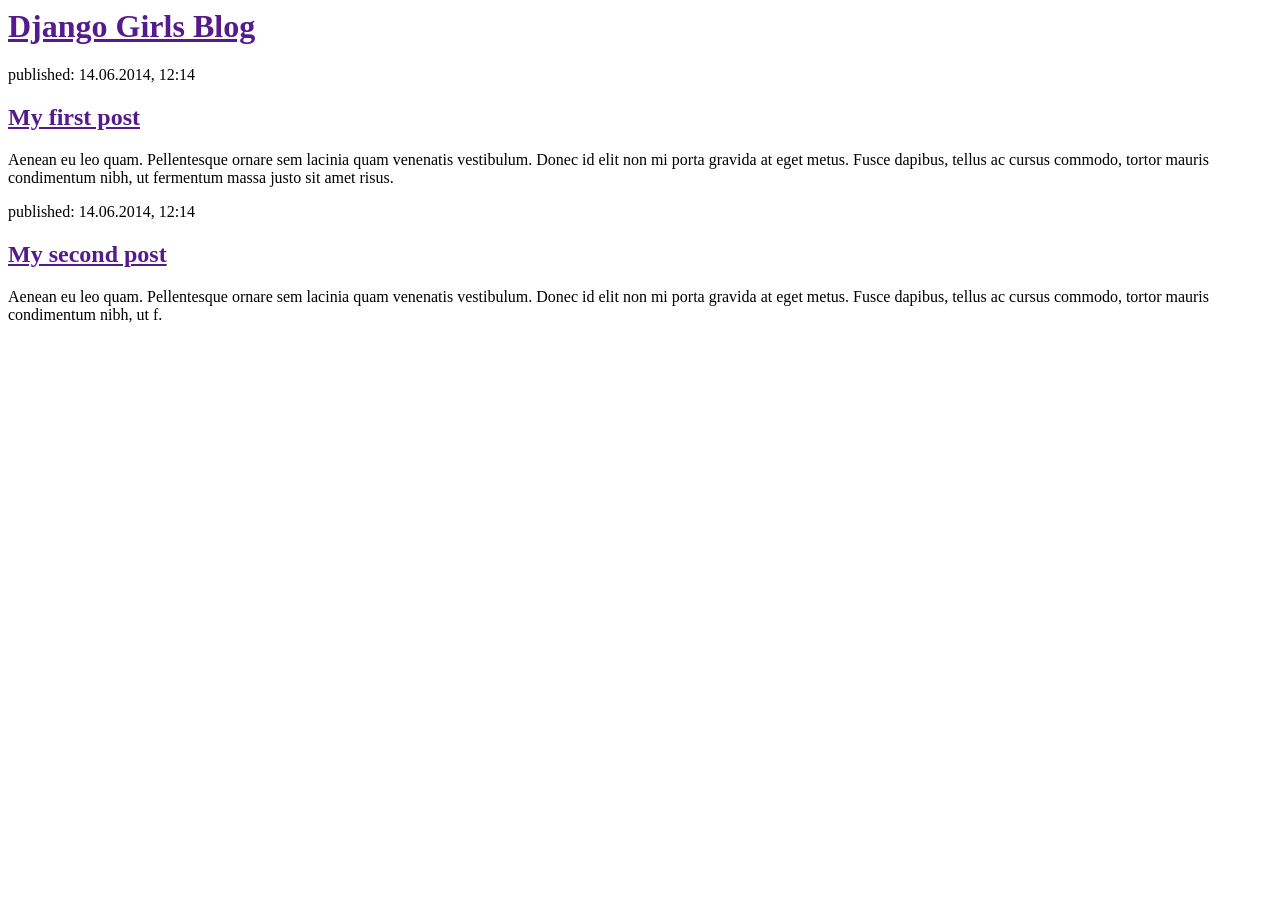
<file: blog/templates/blog/post_list.html>
<html>
    <head>
        <title>Django Girls blog</title>
    </head>
    <body>
        <div>
            <h1><a href="">Django Girls Blog</a></h1>
        </div>

        <div>
            <p>published: 14.06.2014, 12:14</p>
            <h2><a href="">My first post</a></h2>
            <p>Aenean eu leo quam. Pellentesque ornare sem lacinia quam venenatis vestibulum. Donec id elit non mi porta gravida at eget metus. Fusce dapibus, tellus ac cursus commodo, tortor mauris condimentum nibh, ut fermentum massa justo sit amet risus.</p>
        </div>

        <div>
            <p>published: 14.06.2014, 12:14</p>
            <h2><a href="">My second post</a></h2>
            <p>Aenean eu leo quam. Pellentesque ornare sem lacinia quam venenatis vestibulum. Donec id elit non mi porta gravida at eget metus. Fusce dapibus, tellus ac cursus commodo, tortor mauris condimentum nibh, ut f.</p>
        </div>
    </body>
</html>
</file>
